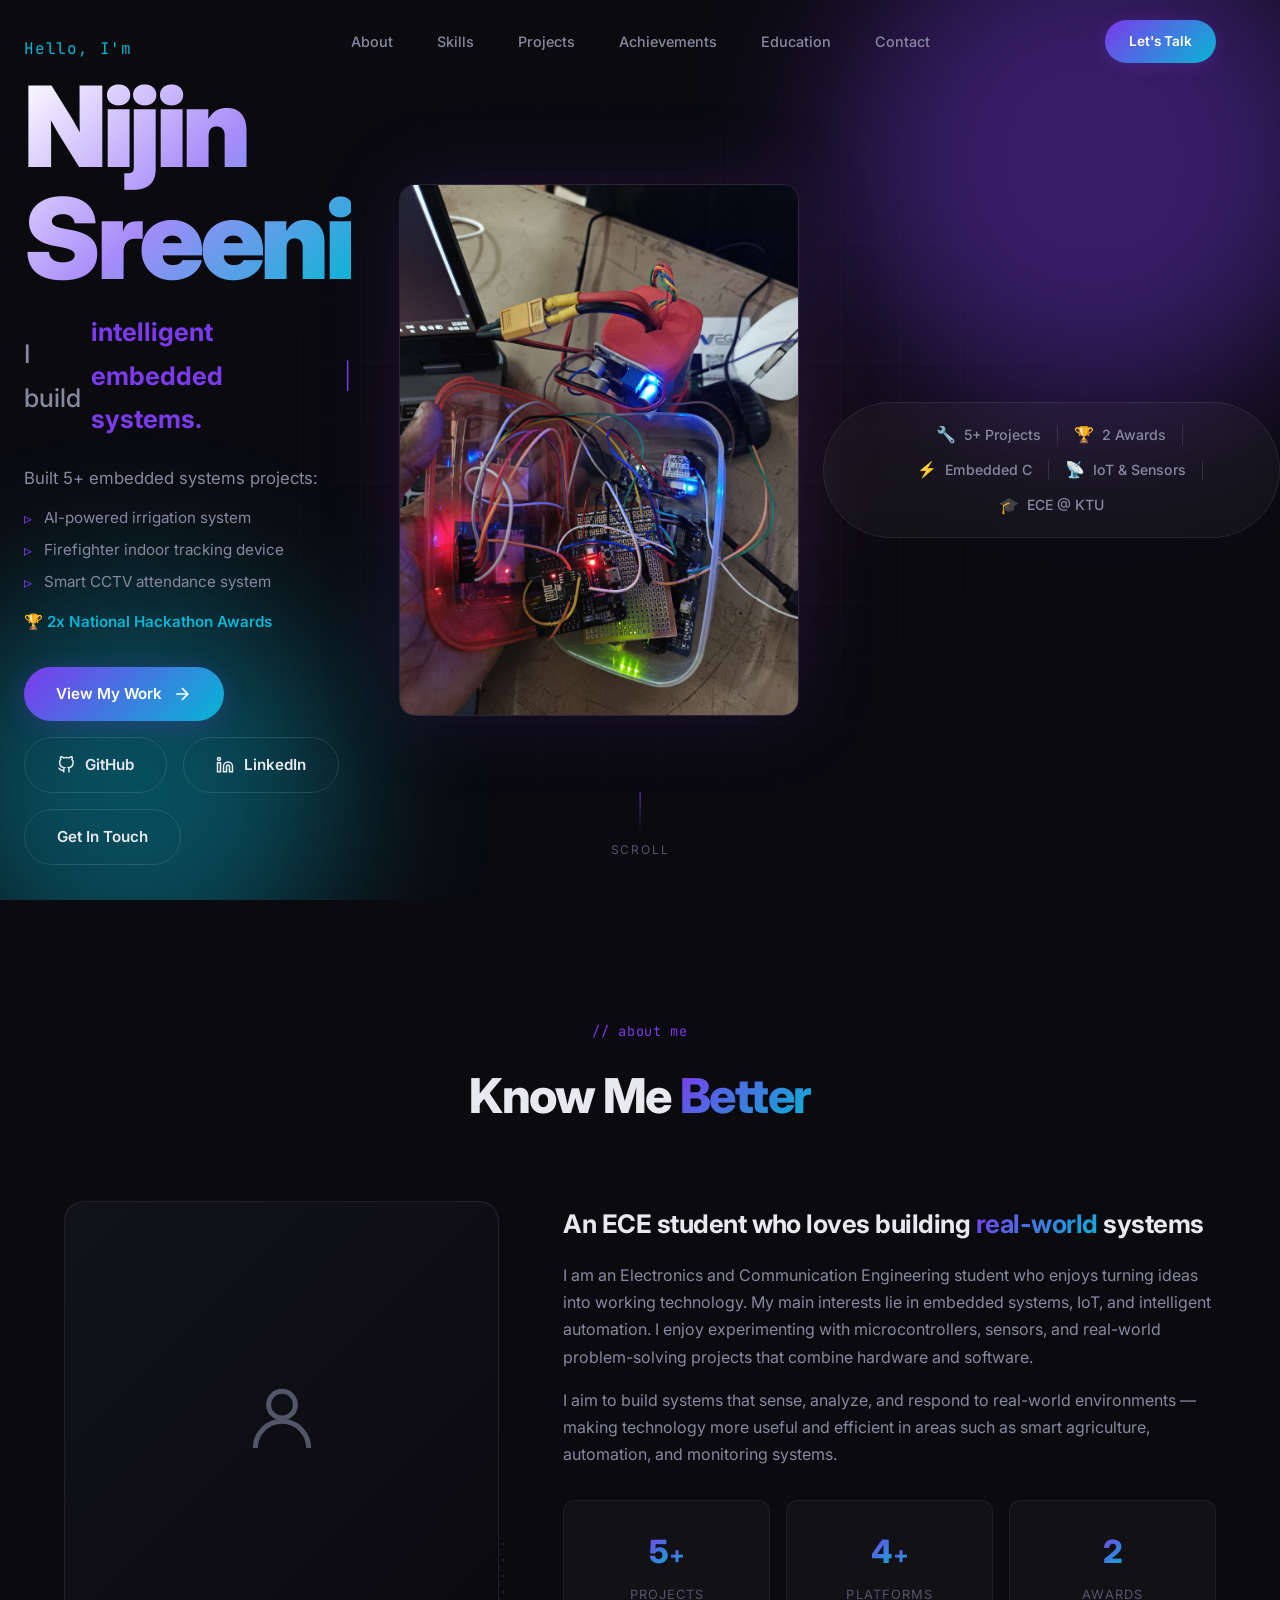
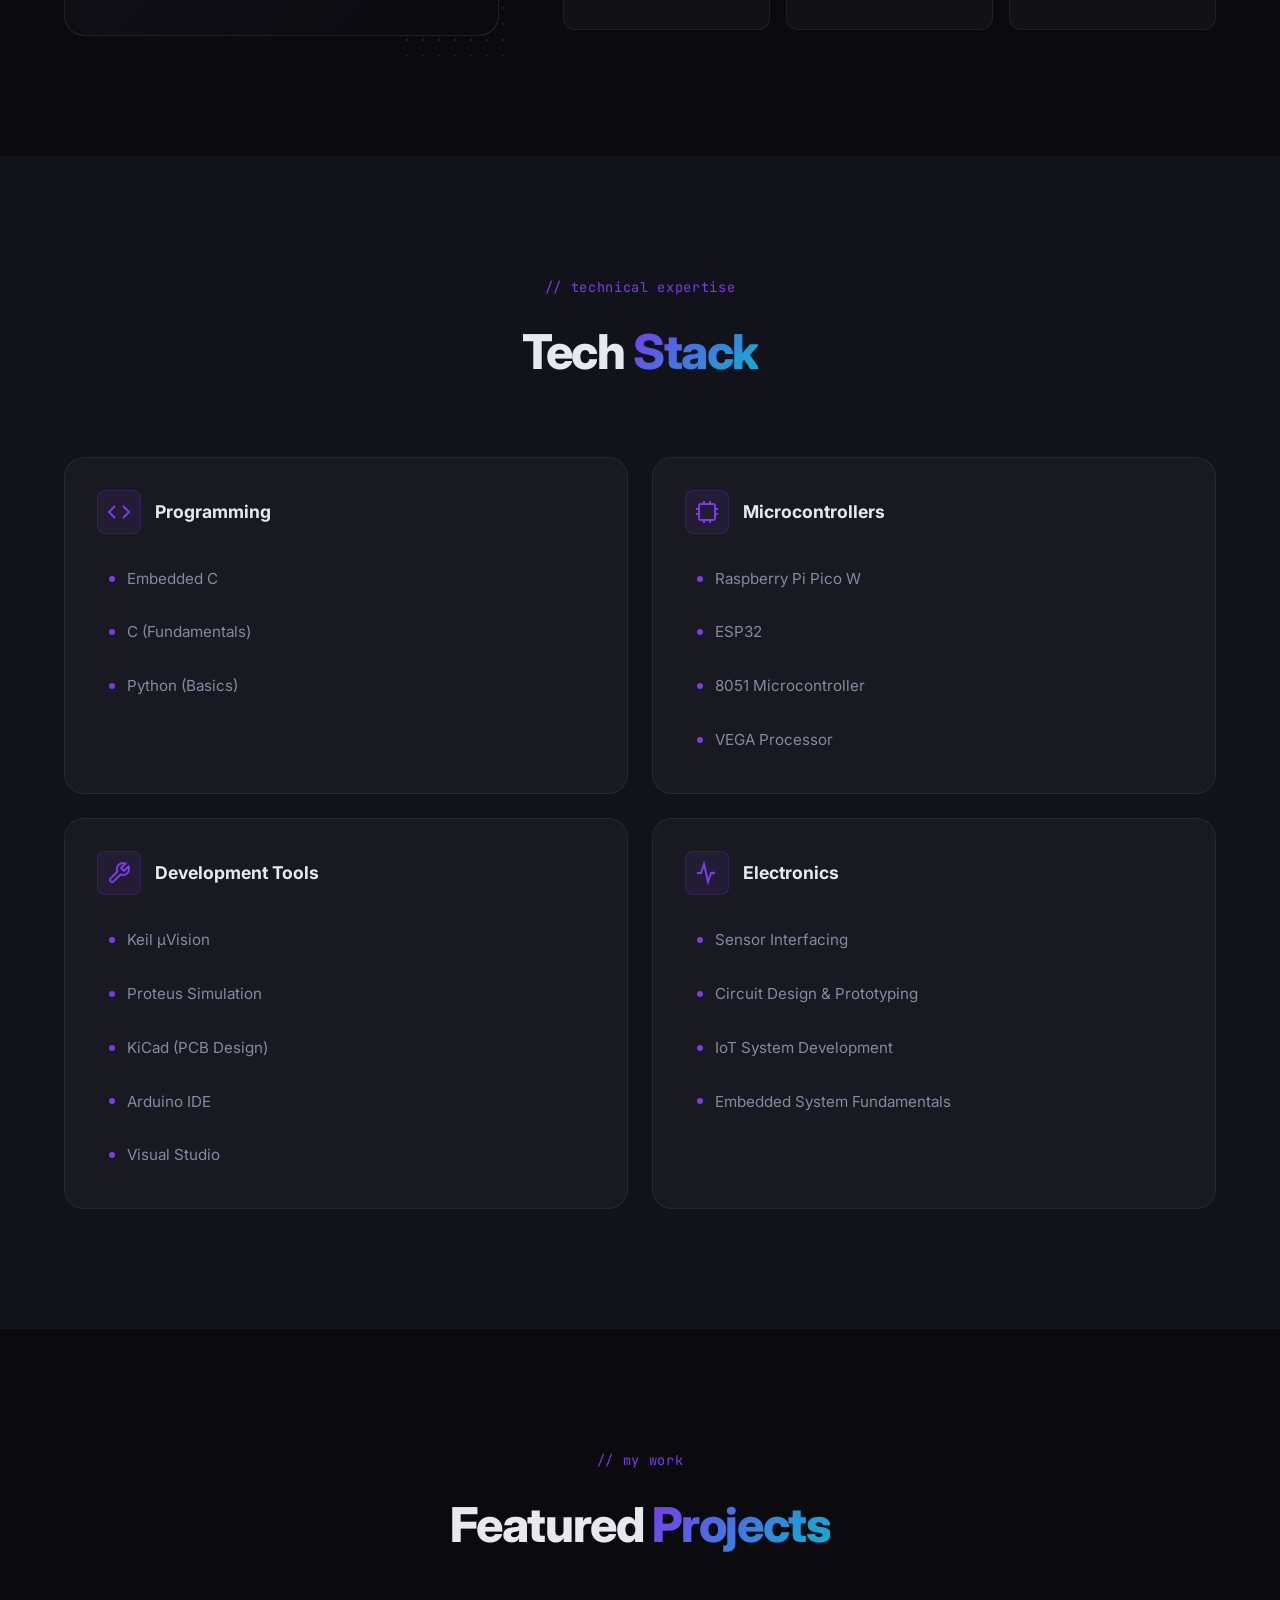
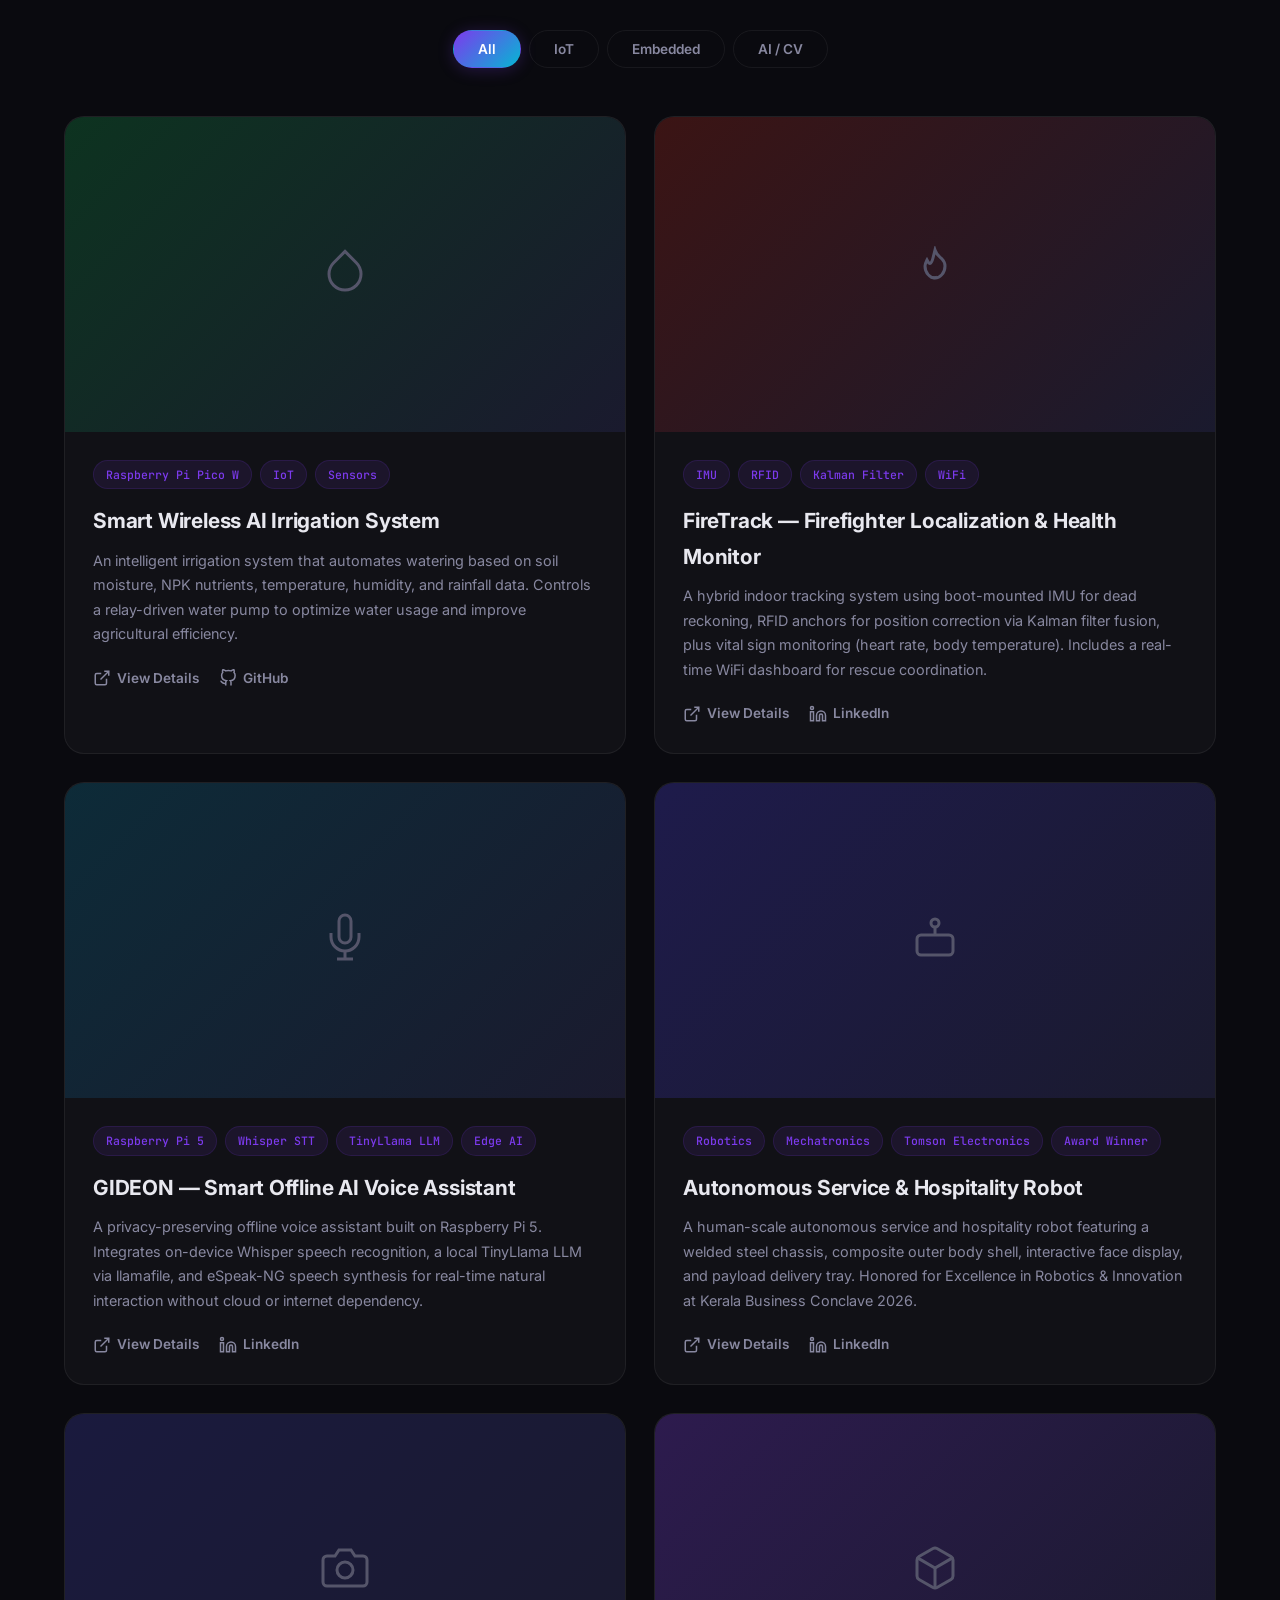
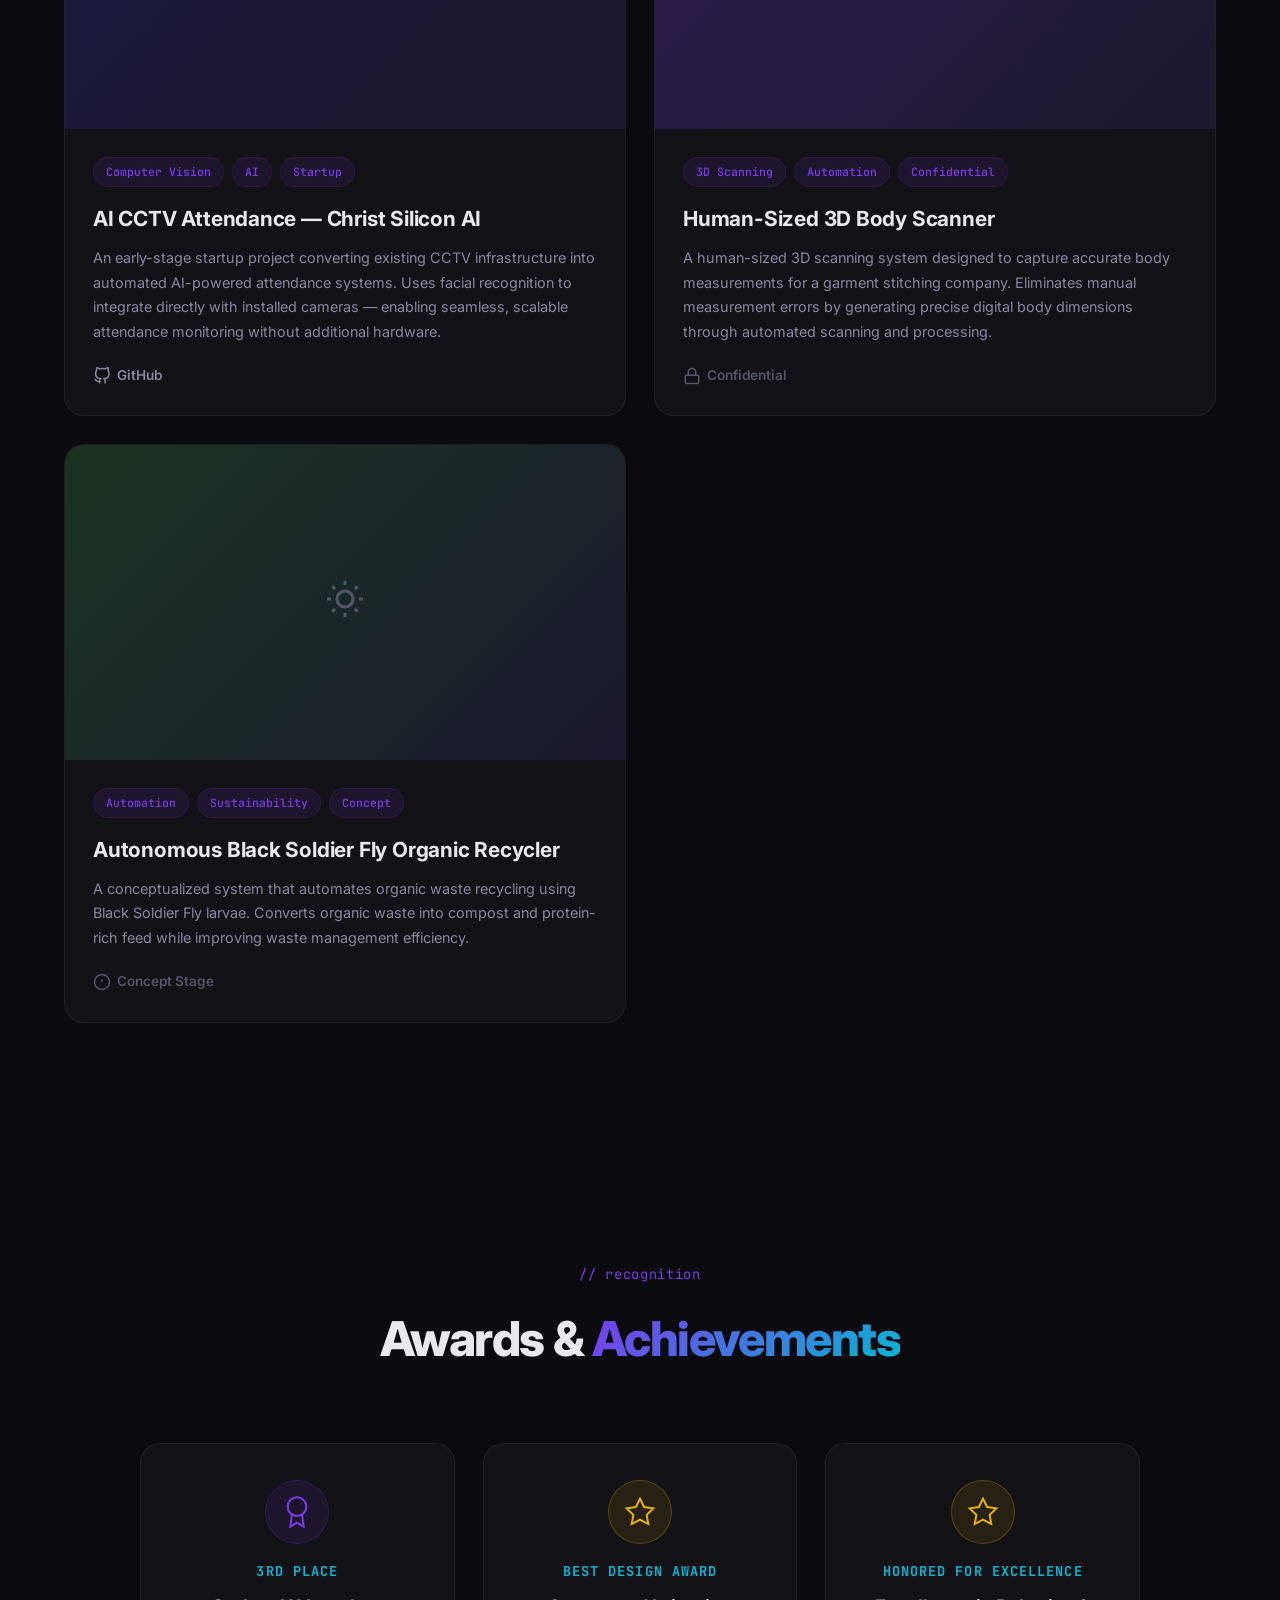
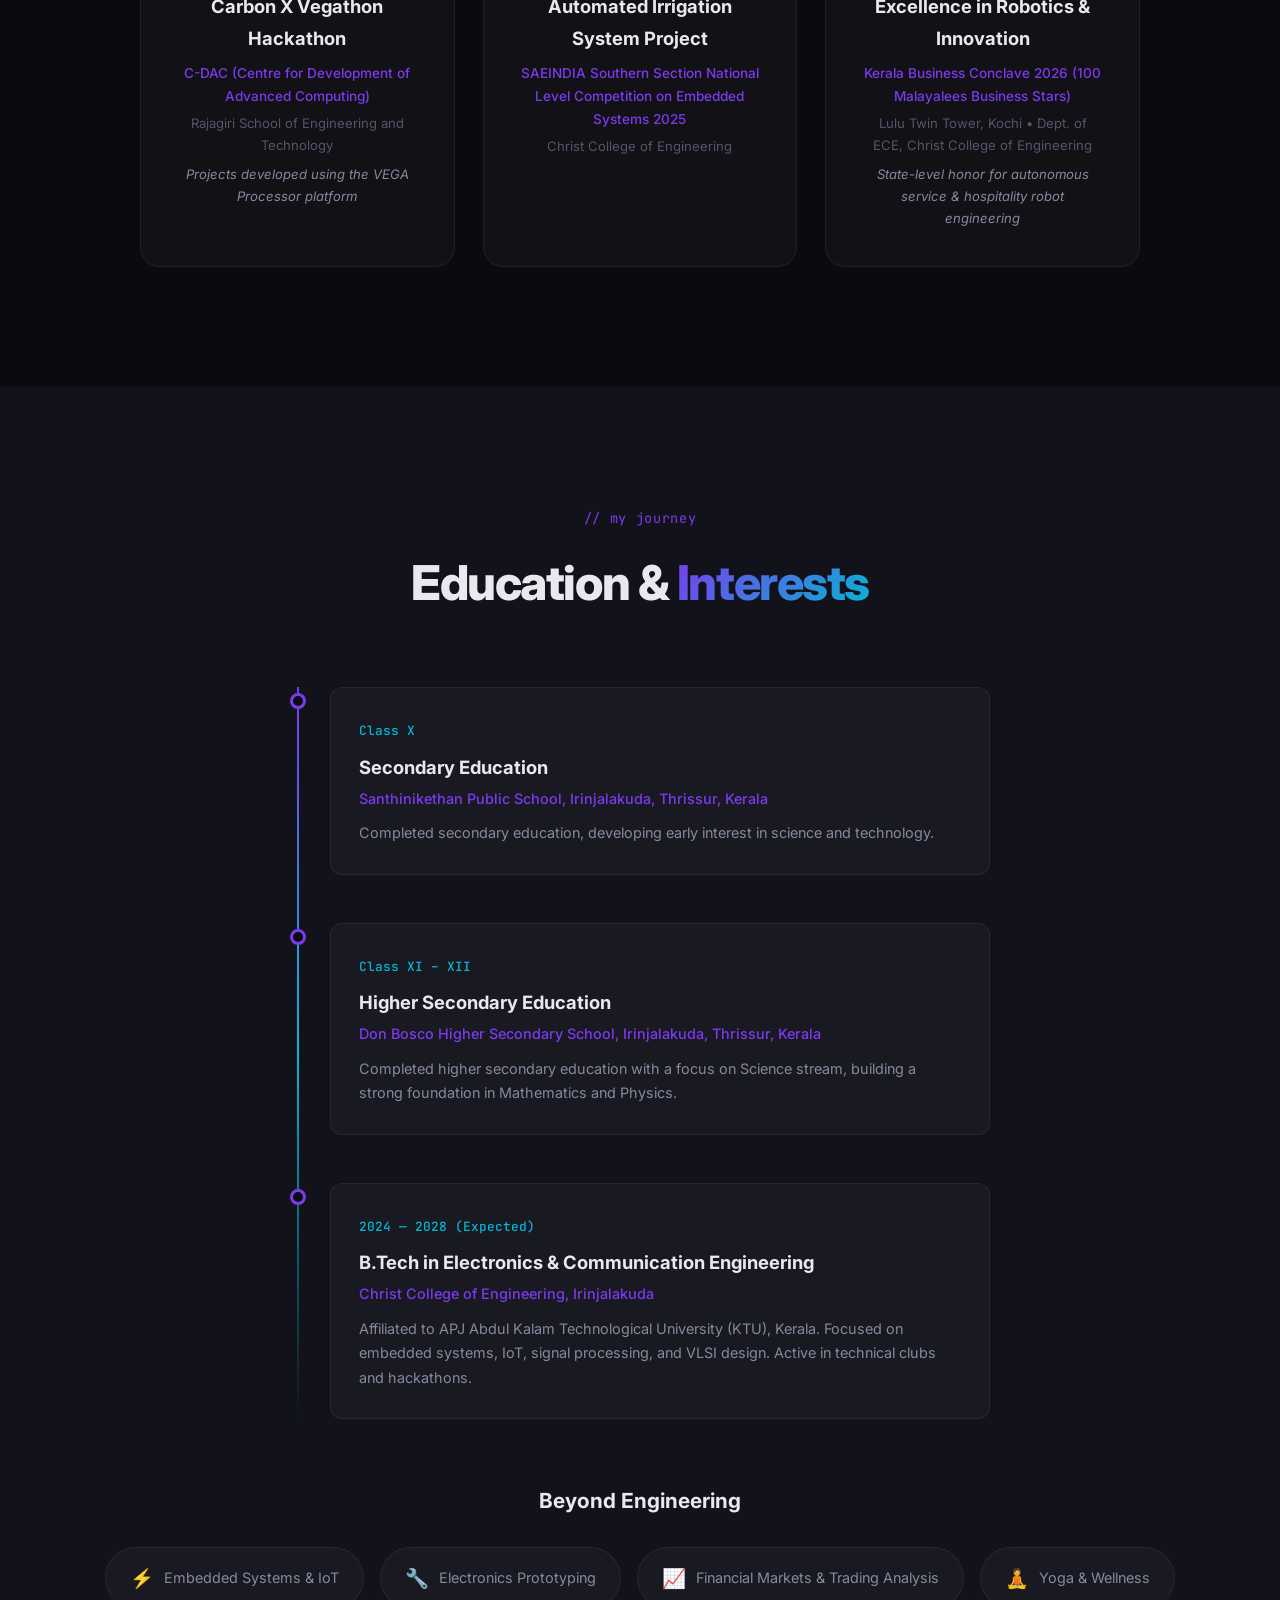
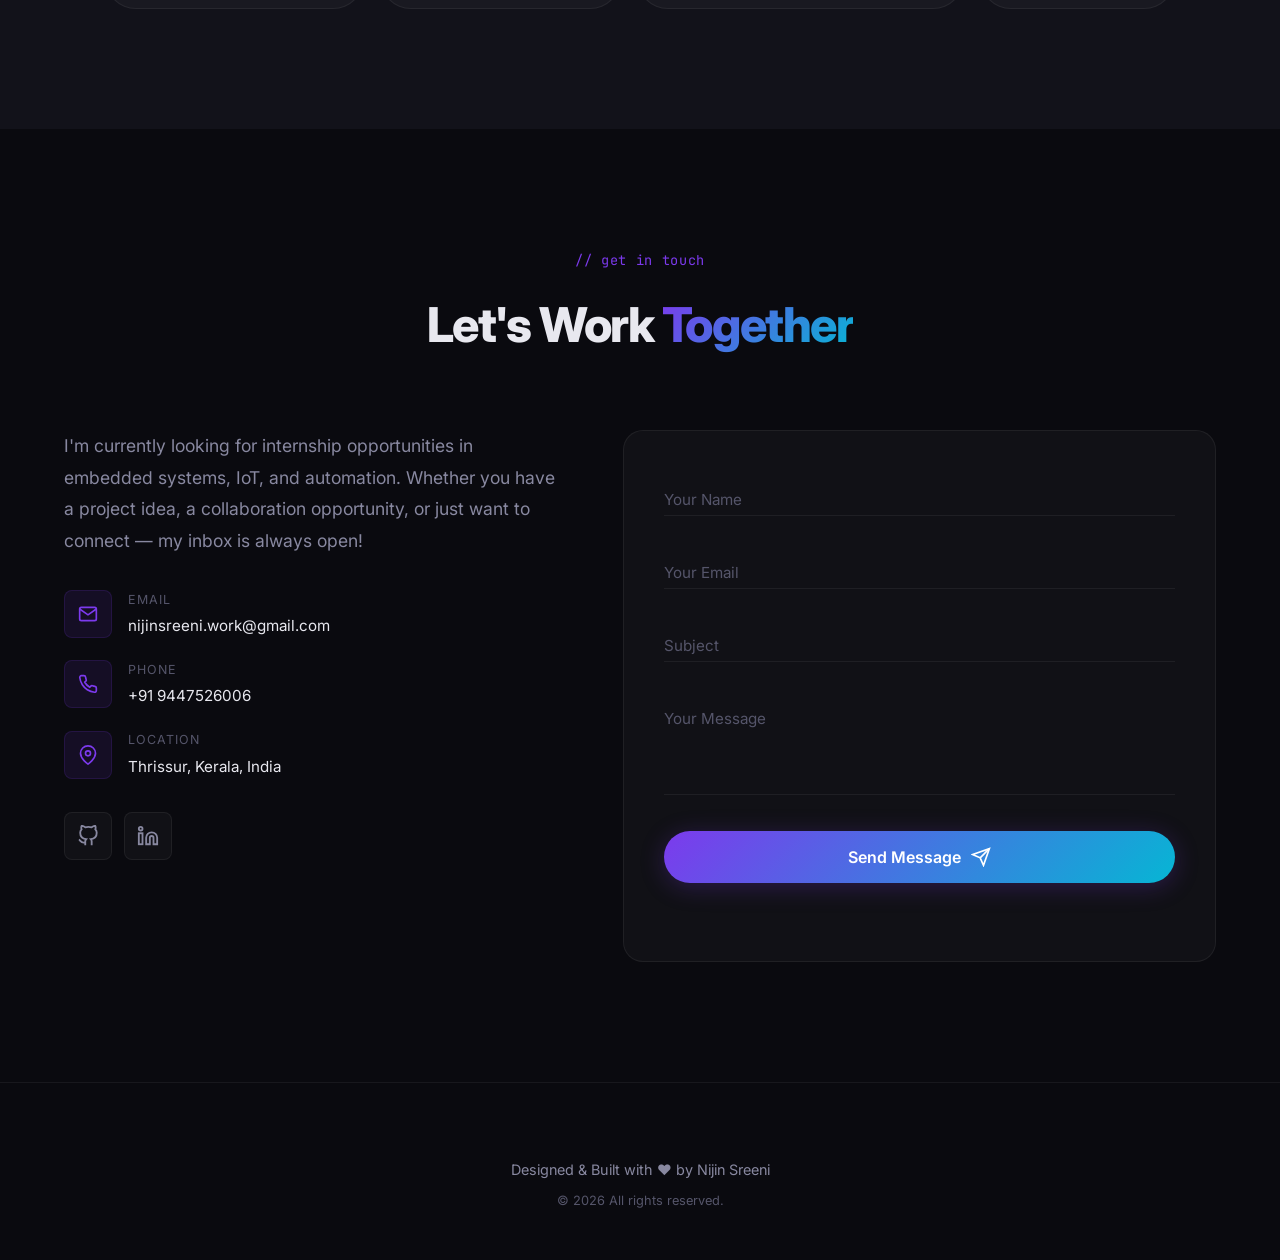
<file: index.html>
<!DOCTYPE html>
<html lang="en">

<head>
    <meta charset="UTF-8">
    <meta name="viewport" content="width=device-width, initial-scale=1.0">
    <title>Nijin Sreeni — Portfolio</title>
    <meta name="description"
        content="Portfolio of Nijin Sreeni — Electronics & Communication Engineering student specializing in Embedded Systems, IoT, and Intelligent Automation.">
    <link rel="preconnect" href="https://fonts.googleapis.com">
    <link rel="preconnect" href="https://fonts.gstatic.com" crossorigin>
    <link
        href="https://fonts.googleapis.com/css2?family=Inter:wght@300;400;500;600;700;800;900&family=JetBrains+Mono:wght@400;500;700&display=swap"
        rel="stylesheet">
    <link rel="stylesheet" href="style.css">
</head>

<body>

    <!-- ===================== NAVBAR ===================== -->
    <nav class="navbar" id="navbar">
        <div class="nav-container">

            <ul class="nav-links" id="navLinks">
                <li><a href="#about" class="nav-link">About</a></li>
                <li><a href="#skills" class="nav-link">Skills</a></li>
                <li><a href="#projects" class="nav-link">Projects</a></li>
                <li><a href="#achievements" class="nav-link">Achievements</a></li>
                <li><a href="#experience" class="nav-link">Education</a></li>
                <li><a href="#contact" class="nav-link">Contact</a></li>
            </ul>
            <div class="nav-cta-wrapper">
                <a href="#contact" class="nav-cta">Let's Talk</a>
                <button class="nav-toggle" id="navToggle" aria-label="Toggle navigation">
                    <span></span><span></span><span></span>
                </button>
            </div>
        </div>
    </nav>

    <!-- ===================== HERO ===================== -->
    <section class="hero" id="hero">
        <div class="hero-bg">
            <div class="gradient-orb orb-1"></div>
            <div class="gradient-orb orb-2"></div>
            <div class="gradient-orb orb-3"></div>
            <div class="grid-overlay"></div>
        </div>
        <div class="hero-content hero-split">
            <div class="hero-text">
                <p class="hero-greeting reveal">Hello, I'm</p>
                <h1 class="hero-name reveal">Nijin Sreeni</h1>
                <div class="hero-title-wrapper reveal">
                    <span class="hero-title-prefix">I build</span>
                    <span class="hero-typed" id="heroTyped"></span>
                    <span class="typed-cursor">|</span>
                </div>
                <div class="hero-proof reveal">
                    <p class="proof-intro">Built 5+ embedded systems projects:</p>
                    <ul class="proof-list">
                        <li>AI-powered irrigation system</li>
                        <li>Firefighter indoor tracking device</li>
                        <li>Smart CCTV attendance system</li>
                    </ul>
                    <p class="proof-award">🏆 2x National Hackathon Awards</p>
                </div>
                <div class="hero-actions reveal">
                    <a href="#projects" class="btn btn-primary">
                        <span>View My Work</span>
                        <svg width="20" height="20" viewBox="0 0 24 24" fill="none" stroke="currentColor"
                            stroke-width="2">
                            <path d="M5 12h14M12 5l7 7-7 7" />
                        </svg>
                    </a>
                    <a href="https://github.com/nijinai" class="btn btn-outline" target="_blank">
                        <svg width="18" height="18" viewBox="0 0 24 24" fill="none" stroke="currentColor"
                            stroke-width="2">
                            <path
                                d="M9 19c-5 1.5-5-2.5-7-3m14 6v-3.87a3.37 3.37 0 0 0-.94-2.61c3.14-.35 6.44-1.54 6.44-7A5.44 5.44 0 0 0 20 4.77 5.07 5.07 0 0 0 19.91 1S18.73.65 16 2.48a13.38 13.38 0 0 0-7 0C6.27.65 5.09 1 5.09 1A5.07 5.07 0 0 0 5 4.77a5.44 5.44 0 0 0-1.5 3.78c0 5.42 3.3 6.61 6.44 7A3.37 3.37 0 0 0 9 18.13V22" />
                        </svg>
                        <span>GitHub</span>
                    </a>
                    <a href="https://www.linkedin.com/in/nijinsreeni/" class="btn btn-outline" target="_blank">
                        <svg width="18" height="18" viewBox="0 0 24 24" fill="none" stroke="currentColor"
                            stroke-width="2">
                            <path d="M16 8a6 6 0 0 1 6 6v7h-4v-7a2 2 0 0 0-2-2 2 2 0 0 0-2 2v7h-4v-7a6 6 0 0 1 6-6z" />
                            <rect x="2" y="9" width="4" height="12" />
                            <circle cx="4" cy="4" r="2" />
                        </svg>
                        <span>LinkedIn</span>
                    </a>
                    <a href="#contact" class="btn btn-outline">Get In Touch</a>
                </div>
            </div>
            <div class="hero-visual reveal">
                <img src="hero-hardware.jpg" alt="Vega processor board with sensors — FireTrack project" width="480"
                    height="480">
            </div>
        </div>
        <div class="hero-highlights reveal">
            <div class="highlight-chip">
                <span class="highlight-icon">🔧</span>
                <span>5+ Projects</span>
            </div>
            <div class="highlight-divider"></div>
            <div class="highlight-chip">
                <span class="highlight-icon">🏆</span>
                <span>2 Awards</span>
            </div>
            <div class="highlight-divider"></div>
            <div class="highlight-chip">
                <span class="highlight-icon">⚡</span>
                <span>Embedded C</span>
            </div>
            <div class="highlight-divider"></div>
            <div class="highlight-chip">
                <span class="highlight-icon">📡</span>
                <span>IoT &amp; Sensors</span>
            </div>
            <div class="highlight-divider"></div>
            <div class="highlight-chip">
                <span class="highlight-icon">🎓</span>
                <span>ECE @ KTU</span>
            </div>
        </div>
        <div class="hero-scroll-indicator">
            <div class="scroll-line"></div>
            <span>Scroll</span>
        </div>
        </div>
    </section>

    <!-- ===================== ABOUT ===================== -->
    <section class="about section" id="about">
        <div class="container">
            <div class="section-header reveal">
                <span class="section-tag">// about me</span>
                <h2 class="section-title">Know Me <span class="accent">Better</span></h2>
            </div>
            <div class="about-grid">
                <div class="about-image-wrapper reveal">
                    <div class="about-image">
                        <div class="about-image-placeholder">
                            <svg width="80" height="80" viewBox="0 0 24 24" fill="none" stroke="currentColor"
                                stroke-width="1.5">
                                <circle cx="12" cy="8" r="4" />
                                <path d="M20 21a8 8 0 1 0-16 0" />
                            </svg>
                        </div>
                        <div class="about-image-border"></div>
                    </div>
                    <div class="about-image-dots"></div>
                </div>
                <div class="about-info reveal">
                    <h3 class="about-headline">
                        An ECE student who loves building <span class="accent">real-world</span> systems
                    </h3>
                    <p class="about-text">
                        I am an Electronics and Communication Engineering student who enjoys turning ideas into
                        working technology. My main interests lie in embedded systems, IoT, and intelligent automation.
                        I enjoy experimenting with microcontrollers, sensors, and real-world problem-solving projects
                        that combine hardware and software.
                    </p>
                    <p class="about-text">
                        I aim to build systems that sense, analyze, and respond to real-world environments —
                        making technology more useful and efficient in areas such as smart agriculture,
                        automation, and monitoring systems.
                    </p>
                    <div class="about-stats">
                        <div class="stat-card">
                            <span class="stat-number" data-count="5">0</span><span class="stat-plus">+</span>
                            <span class="stat-label">Projects</span>
                        </div>
                        <div class="stat-card">
                            <span class="stat-number" data-count="4">0</span><span class="stat-plus">+</span>
                            <span class="stat-label">Platforms</span>
                        </div>
                        <div class="stat-card">
                            <span class="stat-number" data-count="2">0</span>
                            <span class="stat-label">Awards</span>
                        </div>
                    </div>
                </div>
            </div>
        </div>
    </section>

    <!-- ===================== SKILLS ===================== -->
    <section class="skills section" id="skills">
        <div class="container">
            <div class="section-header reveal">
                <span class="section-tag">// technical expertise</span>
                <h2 class="section-title">Tech <span class="accent">Stack</span></h2>
            </div>
            <div class="skills-grid">
                <!-- Programming Languages -->
                <div class="skill-category reveal">
                    <div class="skill-category-header">
                        <div class="skill-icon">
                            <svg width="24" height="24" viewBox="0 0 24 24" fill="none" stroke="currentColor"
                                stroke-width="2">
                                <polyline points="16 18 22 12 16 6" />
                                <polyline points="8 6 2 12 8 18" />
                            </svg>
                        </div>
                        <h3>Programming</h3>
                    </div>
                    <div class="skill-items">
                        <div class="skill-item"><span class="skill-dot"></span>Embedded C</div>
                        <div class="skill-item"><span class="skill-dot"></span>C (Fundamentals)</div>
                        <div class="skill-item"><span class="skill-dot"></span>Python (Basics)</div>
                    </div>
                </div>
                <!-- Microcontroller Platforms -->
                <div class="skill-category reveal">
                    <div class="skill-category-header">
                        <div class="skill-icon">
                            <svg width="24" height="24" viewBox="0 0 24 24" fill="none" stroke="currentColor"
                                stroke-width="2">
                                <rect x="4" y="4" width="16" height="16" rx="2" />
                                <line x1="9" y1="1" x2="9" y2="4" />
                                <line x1="15" y1="1" x2="15" y2="4" />
                                <line x1="9" y1="20" x2="9" y2="23" />
                                <line x1="15" y1="20" x2="15" y2="23" />
                                <line x1="20" y1="9" x2="23" y2="9" />
                                <line x1="20" y1="14" x2="23" y2="14" />
                                <line x1="1" y1="9" x2="4" y2="9" />
                                <line x1="1" y1="14" x2="4" y2="14" />
                            </svg>
                        </div>
                        <h3>Microcontrollers</h3>
                    </div>
                    <div class="skill-items">
                        <div class="skill-item"><span class="skill-dot"></span>Raspberry Pi Pico W</div>
                        <div class="skill-item"><span class="skill-dot"></span>ESP32</div>
                        <div class="skill-item"><span class="skill-dot"></span>8051 Microcontroller</div>
                        <div class="skill-item"><span class="skill-dot"></span>VEGA Processor</div>
                    </div>
                </div>
                <!-- Development Tools -->
                <div class="skill-category reveal">
                    <div class="skill-category-header">
                        <div class="skill-icon">
                            <svg width="24" height="24" viewBox="0 0 24 24" fill="none" stroke="currentColor"
                                stroke-width="2">
                                <path
                                    d="M14.7 6.3a1 1 0 0 0 0 1.4l1.6 1.6a1 1 0 0 0 1.4 0l3.77-3.77a6 6 0 0 1-7.94 7.94l-6.91 6.91a2.12 2.12 0 0 1-3-3l6.91-6.91a6 6 0 0 1 7.94-7.94l-3.76 3.76z" />
                            </svg>
                        </div>
                        <h3>Development Tools</h3>
                    </div>
                    <div class="skill-items">
                        <div class="skill-item"><span class="skill-dot"></span>Keil µVision</div>
                        <div class="skill-item"><span class="skill-dot"></span>Proteus Simulation</div>
                        <div class="skill-item"><span class="skill-dot"></span>KiCad (PCB Design)</div>
                        <div class="skill-item"><span class="skill-dot"></span>Arduino IDE</div>
                        <div class="skill-item"><span class="skill-dot"></span>Visual Studio</div>
                    </div>
                </div>
                <!-- Electronics Skills -->
                <div class="skill-category reveal">
                    <div class="skill-category-header">
                        <div class="skill-icon">
                            <svg width="24" height="24" viewBox="0 0 24 24" fill="none" stroke="currentColor"
                                stroke-width="2">
                                <path d="M2 12h4l3-9 4 18 3-9h4" />
                                <circle cx="18" cy="12" r="0.5" />
                            </svg>
                        </div>
                        <h3>Electronics</h3>
                    </div>
                    <div class="skill-items">
                        <div class="skill-item"><span class="skill-dot"></span>Sensor Interfacing</div>
                        <div class="skill-item"><span class="skill-dot"></span>Circuit Design & Prototyping</div>
                        <div class="skill-item"><span class="skill-dot"></span>IoT System Development</div>
                        <div class="skill-item"><span class="skill-dot"></span>Embedded System Fundamentals</div>
                    </div>
                </div>
            </div>
        </div>
    </section>

    <!-- ===================== PROJECTS ===================== -->
    <section class="projects section" id="projects">
        <div class="container">
            <div class="section-header reveal">
                <span class="section-tag">// my work</span>
                <h2 class="section-title">Featured <span class="accent">Projects</span></h2>
            </div>
            <div class="project-filters reveal">
                <button class="filter-btn active" data-filter="all">All</button>
                <button class="filter-btn" data-filter="iot">IoT</button>
                <button class="filter-btn" data-filter="embedded">Embedded</button>
                <button class="filter-btn" data-filter="ai">AI / CV</button>
            </div>
            <div class="projects-grid">

                <!-- Project 1: Smart Irrigation -->
                <div class="project-card reveal" data-category="iot">
                    <a href="project-irrigation.html" class="project-image project-img-irrigation">
                        <div class="project-image-placeholder">
                            <svg width="48" height="48" viewBox="0 0 24 24" fill="none" stroke="currentColor"
                                stroke-width="1.5">
                                <path d="M12 2.69l5.66 5.66a8 8 0 1 1-11.31 0z" />
                            </svg>
                        </div>
                    </a>
                    <div class="project-info">
                        <div class="project-tags">
                            <span class="project-tag">Raspberry Pi Pico W</span>
                            <span class="project-tag">IoT</span>
                            <span class="project-tag">Sensors</span>
                        </div>
                        <h3 class="project-title">Smart Wireless AI Irrigation System</h3>
                        <p class="project-desc">An intelligent irrigation system that automates watering based on soil
                            moisture, NPK nutrients, temperature, humidity, and rainfall data. Controls a relay-driven
                            water pump to optimize water usage and improve agricultural efficiency.</p>
                        <div class="project-links">
                            <a href="project-irrigation.html" class="project-link" aria-label="View Details">
                                <svg width="18" height="18" viewBox="0 0 24 24" fill="none" stroke="currentColor"
                                    stroke-width="2">
                                    <path d="M18 13v6a2 2 0 0 1-2 2H5a2 2 0 0 1-2-2V8a2 2 0 0 1 2-2h6" />
                                    <polyline points="15 3 21 3 21 9" />
                                    <line x1="10" y1="14" x2="21" y2="3" />
                                </svg>
                                <span>View Details</span>
                            </a>
                            <a href="https://github.com/nijinai" class="project-link" target="_blank"
                                aria-label="Source Code">
                                <svg width="18" height="18" viewBox="0 0 24 24" fill="none" stroke="currentColor"
                                    stroke-width="2">
                                    <path
                                        d="M9 19c-5 1.5-5-2.5-7-3m14 6v-3.87a3.37 3.37 0 0 0-.94-2.61c3.14-.35 6.44-1.54 6.44-7A5.44 5.44 0 0 0 20 4.77 5.07 5.07 0 0 0 19.91 1S18.73.65 16 2.48a13.38 13.38 0 0 0-7 0C6.27.65 5.09 1 5.09 1A5.07 5.07 0 0 0 5 4.77a5.44 5.44 0 0 0-1.5 3.78c0 5.42 3.3 6.61 6.44 7A3.37 3.37 0 0 0 9 18.13V22" />
                                </svg>
                                <span>GitHub</span>
                            </a>
                        </div>
                    </div>
                </div>

                <!-- Project 2: FireTrack -->
                <div class="project-card reveal" data-category="embedded">
                    <a href="project-firetrack.html" class="project-image project-img-firetrack">
                        <div class="project-image-placeholder">
                            <svg width="48" height="48" viewBox="0 0 24 24" fill="none" stroke="currentColor"
                                stroke-width="1.5">
                                <path
                                    d="M12 2c1 3 2.5 3.5 3.5 4.5A5 5 0 0 1 17 10c0 3.5-2.5 6-5 6s-5-2.5-5-6c0-1 .5-2 1-3 1 2 2 3 3-1z" />
                                <path d="M10 15.5c1 .5 2 .5 3 0" />
                            </svg>
                        </div>
                    </a>
                    <div class="project-info">
                        <div class="project-tags">
                            <span class="project-tag">IMU</span>
                            <span class="project-tag">RFID</span>
                            <span class="project-tag">Kalman Filter</span>
                            <span class="project-tag">WiFi</span>
                        </div>
                        <h3 class="project-title">FireTrack — Firefighter Localization & Health Monitor</h3>
                        <p class="project-desc">A hybrid indoor tracking system using boot-mounted IMU for dead
                            reckoning, RFID anchors for position correction via Kalman filter fusion, plus vital sign
                            monitoring (heart rate, body temperature). Includes a real-time WiFi dashboard for rescue
                            coordination.</p>
                        <div class="project-links">
                            <a href="project-firetrack.html" class="project-link" aria-label="View Details">
                                <svg width="18" height="18" viewBox="0 0 24 24" fill="none" stroke="currentColor"
                                    stroke-width="2">
                                    <path d="M18 13v6a2 2 0 0 1-2 2H5a2 2 0 0 1-2-2V8a2 2 0 0 1 2-2h6" />
                                    <polyline points="15 3 21 3 21 9" />
                                    <line x1="10" y1="14" x2="21" y2="3" />
                                </svg>
                                <span>View Details</span>
                            </a>
                            <a href="https://lnkd.in/p/gKppgZjH" class="project-link" target="_blank"
                                aria-label="LinkedIn Post">
                                <svg width="18" height="18" viewBox="0 0 24 24" fill="none" stroke="currentColor"
                                    stroke-width="2">
                                    <path d="M16 8a6 6 0 0 1 6 6v7h-4v-7a2 2 0 0 0-2-2 2 2 0 0 0-2 2v7h-4v-7a6 6 0 0 1 6-6z" />
                                    <rect x="2" y="9" width="4" height="12" />
                                    <circle cx="4" cy="4" r="2" />
                                </svg>
                                <span>LinkedIn</span>
                            </a>
                        </div>
                    </div>
                </div>

                <!-- Project 3: GIDEON Voice Assistant -->
                <div class="project-card reveal" data-category="ai">
                    <a href="project-gideon.html" class="project-image project-img-gideon">
                        <div class="project-image-placeholder">
                            <svg width="48" height="48" viewBox="0 0 24 24" fill="none" stroke="currentColor"
                                stroke-width="1.5">
                                <path d="M12 1a3 3 0 0 0-3 3v8a3 3 0 0 0 6 0V4a3 3 0 0 0-3-3z" />
                                <path d="M19 10v2a7 7 0 0 1-14 0v-2" />
                                <line x1="12" y1="19" x2="12" y2="23" />
                                <line x1="8" y1="23" x2="16" y2="23" />
                            </svg>
                        </div>
                    </a>
                    <div class="project-info">
                        <div class="project-tags">
                            <span class="project-tag">Raspberry Pi 5</span>
                            <span class="project-tag">Whisper STT</span>
                            <span class="project-tag">TinyLlama LLM</span>
                            <span class="project-tag">Edge AI</span>
                        </div>
                        <h3 class="project-title">GIDEON — Smart Offline AI Voice Assistant</h3>
                        <p class="project-desc">A privacy-preserving offline voice assistant built on Raspberry Pi 5.
                            Integrates on-device Whisper speech recognition, a local TinyLlama LLM via llamafile, and
                            eSpeak-NG speech synthesis for real-time natural interaction without cloud or internet dependency.</p>
                        <div class="project-links">
                            <a href="project-gideon.html" class="project-link" aria-label="View Details">
                                <svg width="18" height="18" viewBox="0 0 24 24" fill="none" stroke="currentColor"
                                    stroke-width="2">
                                    <path d="M18 13v6a2 2 0 0 1-2 2H5a2 2 0 0 1-2-2V8a2 2 0 0 1 2-2h6" />
                                    <polyline points="15 3 21 3 21 9" />
                                    <line x1="10" y1="14" x2="21" y2="3" />
                                </svg>
                                <span>View Details</span>
                            </a>
                            <a href="https://lnkd.in/p/g7BgYM8h" class="project-link" target="_blank"
                                aria-label="LinkedIn Post">
                                <svg width="18" height="18" viewBox="0 0 24 24" fill="none" stroke="currentColor"
                                    stroke-width="2">
                                    <path d="M16 8a6 6 0 0 1 6 6v7h-4v-7a2 2 0 0 0-2-2 2 2 0 0 0-2 2v7h-4v-7a6 6 0 0 1 6-6z" />
                                    <rect x="2" y="9" width="4" height="12" />
                                    <circle cx="4" cy="4" r="2" />
                                </svg>
                                <span>LinkedIn</span>
                            </a>
                        </div>
                    </div>
                </div>

                <!-- Project 4: Autonomous Service Robot -->
                <div class="project-card reveal" data-category="embedded">
                    <a href="project-robotics.html" class="project-image project-img-robotics">
                        <div class="project-image-placeholder">
                            <svg width="48" height="48" viewBox="0 0 24 24" fill="none" stroke="currentColor"
                                stroke-width="1.5">
                                <rect x="3" y="11" width="18" height="10" rx="2" />
                                <circle cx="12" cy="5" r="2" />
                                <path d="M12 7v4" />
                                <line x1="8" y1="16" x2="8" y2="16" />
                                <line x1="16" y1="16" x2="16" y2="16" />
                            </svg>
                        </div>
                    </a>
                    <div class="project-info">
                        <div class="project-tags">
                            <span class="project-tag">Robotics</span>
                            <span class="project-tag">Mechatronics</span>
                            <span class="project-tag">Tomson Electronics</span>
                            <span class="project-tag">Award Winner</span>
                        </div>
                        <h3 class="project-title">Autonomous Service &amp; Hospitality Robot</h3>
                        <p class="project-desc">A human-scale autonomous service and hospitality robot featuring a welded steel
                            chassis, composite outer body shell, interactive face display, and payload delivery tray. Honored for
                            Excellence in Robotics &amp; Innovation at Kerala Business Conclave 2026.</p>
                        <div class="project-links">
                            <a href="project-robotics.html" class="project-link" aria-label="View Details">
                                <svg width="18" height="18" viewBox="0 0 24 24" fill="none" stroke="currentColor"
                                    stroke-width="2">
                                    <path d="M18 13v6a2 2 0 0 1-2 2H5a2 2 0 0 1-2-2V8a2 2 0 0 1 2-2h6" />
                                    <polyline points="15 3 21 3 21 9" />
                                    <line x1="10" y1="14" x2="21" y2="3" />
                                </svg>
                                <span>View Details</span>
                            </a>
                            <a href="https://lnkd.in/p/g5Xw2SyJ" class="project-link" target="_blank"
                                aria-label="LinkedIn Post">
                                <svg width="18" height="18" viewBox="0 0 24 24" fill="none" stroke="currentColor"
                                    stroke-width="2">
                                    <path d="M16 8a6 6 0 0 1 6 6v7h-4v-7a2 2 0 0 0-2-2 2 2 0 0 0-2 2v7h-4v-7a6 6 0 0 1 6-6z" />
                                    <rect x="2" y="9" width="4" height="12" />
                                    <circle cx="4" cy="4" r="2" />
                                </svg>
                                <span>LinkedIn</span>
                            </a>
                        </div>
                    </div>
                </div>

                <!-- Project 5: AI CCTV Attendance -->
                <div class="project-card reveal" data-category="ai">
                    <div class="project-image project-img-cctv">
                        <div class="project-image-placeholder">
                            <svg width="48" height="48" viewBox="0 0 24 24" fill="none" stroke="currentColor"
                                stroke-width="1.5">
                                <path
                                    d="M23 19a2 2 0 0 1-2 2H3a2 2 0 0 1-2-2V8a2 2 0 0 1 2-2h4l2-3h6l2 3h4a2 2 0 0 1 2 2z" />
                                <circle cx="12" cy="13" r="4" />
                            </svg>
                        </div>
                    </div>
                    <div class="project-info">
                        <div class="project-tags">
                            <span class="project-tag">Computer Vision</span>
                            <span class="project-tag">AI</span>
                            <span class="project-tag">Startup</span>
                        </div>
                        <h3 class="project-title">AI CCTV Attendance — Christ Silicon AI</h3>
                        <p class="project-desc">An early-stage startup project converting existing CCTV infrastructure
                            into automated AI-powered attendance systems. Uses facial recognition to integrate directly
                            with installed cameras — enabling seamless, scalable attendance monitoring without
                            additional hardware.</p>
                        <div class="project-links">
                            <a href="https://github.com/nijinai" class="project-link" target="_blank"
                                aria-label="Source Code">
                                <svg width="18" height="18" viewBox="0 0 24 24" fill="none" stroke="currentColor"
                                    stroke-width="2">
                                    <path
                                        d="M9 19c-5 1.5-5-2.5-7-3m14 6v-3.87a3.37 3.37 0 0 0-.94-2.61c3.14-.35 6.44-1.54 6.44-7A5.44 5.44 0 0 0 20 4.77 5.07 5.07 0 0 0 19.91 1S18.73.65 16 2.48a13.38 13.38 0 0 0-7 0C6.27.65 5.09 1 5.09 1A5.07 5.07 0 0 0 5 4.77a5.44 5.44 0 0 0-1.5 3.78c0 5.42 3.3 6.61 6.44 7A3.37 3.37 0 0 0 9 18.13V22" />
                                </svg>
                                <span>GitHub</span>
                            </a>
                        </div>
                    </div>
                </div>

                <!-- Project 4: 3D Body Scanner -->
                <div class="project-card reveal" data-category="embedded">
                    <div class="project-image project-img-scanner">
                        <div class="project-image-placeholder">
                            <svg width="48" height="48" viewBox="0 0 24 24" fill="none" stroke="currentColor"
                                stroke-width="1.5">
                                <path
                                    d="M21 16V8a2 2 0 0 0-1-1.73l-7-4a2 2 0 0 0-2 0l-7 4A2 2 0 0 0 3 8v8a2 2 0 0 0 1 1.73l7 4a2 2 0 0 0 2 0l7-4A2 2 0 0 0 21 16z" />
                                <polyline points="3.27 6.96 12 12.01 20.73 6.96" />
                                <line x1="12" y1="22.08" x2="12" y2="12" />
                            </svg>
                        </div>
                    </div>
                    <div class="project-info">
                        <div class="project-tags">
                            <span class="project-tag">3D Scanning</span>
                            <span class="project-tag">Automation</span>
                            <span class="project-tag">Confidential</span>
                        </div>
                        <h3 class="project-title">Human-Sized 3D Body Scanner</h3>
                        <p class="project-desc">A human-sized 3D scanning system designed to capture accurate body
                            measurements for a garment stitching company. Eliminates manual measurement errors by
                            generating precise digital body dimensions through automated scanning and processing.</p>
                        <div class="project-links">
                            <span class="project-link project-link-muted">
                                <svg width="18" height="18" viewBox="0 0 24 24" fill="none" stroke="currentColor"
                                    stroke-width="2">
                                    <rect x="3" y="11" width="18" height="11" rx="2" ry="2" />
                                    <path d="M7 11V7a5 5 0 0 1 10 0v4" />
                                </svg>
                                <span>Confidential</span>
                            </span>
                        </div>
                    </div>
                </div>

                <!-- Project 5: BSF Recycler -->
                <div class="project-card reveal" data-category="iot">
                    <div class="project-image project-img-bsf">
                        <div class="project-image-placeholder">
                            <svg width="48" height="48" viewBox="0 0 24 24" fill="none" stroke="currentColor"
                                stroke-width="1.5">
                                <path
                                    d="M12 3v2m0 14v2M5.636 5.636l1.414 1.414m9.9 9.9l1.414 1.414M3 12h2m14 0h2M5.636 18.364l1.414-1.414m9.9-9.9l1.414-1.414" />
                                <circle cx="12" cy="12" r="4" />
                            </svg>
                        </div>
                    </div>
                    <div class="project-info">
                        <div class="project-tags">
                            <span class="project-tag">Automation</span>
                            <span class="project-tag">Sustainability</span>
                            <span class="project-tag">Concept</span>
                        </div>
                        <h3 class="project-title">Autonomous Black Soldier Fly Organic Recycler</h3>
                        <p class="project-desc">A conceptualized system that automates organic waste recycling using
                            Black Soldier Fly larvae. Converts organic waste into compost and protein-rich feed while
                            improving waste management efficiency.</p>
                        <div class="project-links">
                            <span class="project-link project-link-muted">
                                <svg width="18" height="18" viewBox="0 0 24 24" fill="none" stroke="currentColor"
                                    stroke-width="2">
                                    <circle cx="12" cy="12" r="10" />
                                    <line x1="12" y1="8" x2="12" y2="12" />
                                    <line x1="12" y1="16" x2="12.01" y2="16" />
                                </svg>
                                <span>Concept Stage</span>
                            </span>
                        </div>
                    </div>
                </div>

            </div>
        </div>
    </section>

    <!-- ===================== ACHIEVEMENTS ===================== -->
    <section class="achievements section" id="achievements">
        <div class="container">
            <div class="section-header reveal">
                <span class="section-tag">// recognition</span>
                <h2 class="section-title">Awards & <span class="accent">Achievements</span></h2>
            </div>
            <div class="achievements-grid">
                <div class="achievement-card reveal">
                    <div class="achievement-icon">
                        <svg width="32" height="32" viewBox="0 0 24 24" fill="none" stroke="currentColor"
                            stroke-width="1.5">
                            <circle cx="12" cy="8" r="7" />
                            <polyline points="8.21 13.89 7 23 12 20 17 23 15.79 13.88" />
                        </svg>
                    </div>
                    <div class="achievement-position">3rd Place</div>
                    <h3 class="achievement-title">Carbon X Vegathon Hackathon</h3>
                    <p class="achievement-org">C-DAC (Centre for Development of Advanced Computing)</p>
                    <p class="achievement-venue">Rajagiri School of Engineering and Technology</p>
                    <p class="achievement-detail">Projects developed using the VEGA Processor platform</p>
                </div>
                <div class="achievement-card reveal">
                    <div class="achievement-icon achievement-icon-gold">
                        <svg width="32" height="32" viewBox="0 0 24 24" fill="none" stroke="currentColor"
                            stroke-width="1.5">
                            <polygon
                                points="12 2 15.09 8.26 22 9.27 17 14.14 18.18 21.02 12 17.77 5.82 21.02 7 14.14 2 9.27 8.91 8.26 12 2" />
                        </svg>
                    </div>
                    <div class="achievement-position">Best Design Award</div>
                    <h3 class="achievement-title">Automated Irrigation System Project</h3>
                    <p class="achievement-org">SAEINDIA Southern Section National Level Competition on Embedded Systems
                        2025</p>
                    <p class="achievement-venue">Christ College of Engineering</p>
                </div>
                <div class="achievement-card reveal">
                    <div class="achievement-icon achievement-icon-gold">
                        <svg width="32" height="32" viewBox="0 0 24 24" fill="none" stroke="currentColor"
                            stroke-width="1.5">
                            <polygon
                                points="12 2 15.09 8.26 22 9.27 17 14.14 18.18 21.02 12 17.77 5.82 21.02 7 14.14 2 9.27 8.91 8.26 12 2" />
                        </svg>
                    </div>
                    <div class="achievement-position">Honored for Excellence</div>
                    <h3 class="achievement-title">Excellence in Robotics &amp; Innovation</h3>
                    <p class="achievement-org">Kerala Business Conclave 2026 (100 Malayalees Business Stars)</p>
                    <p class="achievement-venue">Lulu Twin Tower, Kochi • Dept. of ECE, Christ College of Engineering</p>
                    <p class="achievement-detail">State-level honor for autonomous service &amp; hospitality robot engineering</p>
                </div>
            </div>
        </div>
    </section>

    <!-- ===================== EDUCATION ===================== -->
    <section class="experience section" id="experience">
        <div class="container">
            <div class="section-header reveal">
                <span class="section-tag">// my journey</span>
                <h2 class="section-title">Education & <span class="accent">Interests</span></h2>
            </div>
            <div class="timeline">
                <div class="timeline-item reveal">
                    <div class="timeline-marker">
                        <div class="timeline-dot"></div>
                    </div>
                    <div class="timeline-content">
                        <span class="timeline-date">Class X</span>
                        <h3 class="timeline-title">Secondary Education</h3>
                        <p class="timeline-company">Santhinikethan Public School, Irinjalakuda, Thrissur, Kerala</p>
                        <p class="timeline-desc">Completed secondary education, developing early interest in science and
                            technology.</p>
                    </div>
                </div>
                <div class="timeline-item reveal">
                    <div class="timeline-marker">
                        <div class="timeline-dot"></div>
                    </div>
                    <div class="timeline-content">
                        <span class="timeline-date">Class XI – XII</span>
                        <h3 class="timeline-title">Higher Secondary Education</h3>
                        <p class="timeline-company">Don Bosco Higher Secondary School, Irinjalakuda, Thrissur, Kerala
                        </p>
                        <p class="timeline-desc">Completed higher secondary education with a focus on Science stream,
                            building a strong foundation in Mathematics and Physics.</p>
                    </div>
                </div>
                <div class="timeline-item reveal">
                    <div class="timeline-marker">
                        <div class="timeline-dot"></div>
                    </div>
                    <div class="timeline-content">
                        <span class="timeline-date">2024 — 2028 (Expected)</span>
                        <h3 class="timeline-title">B.Tech in Electronics &amp; Communication Engineering</h3>
                        <p class="timeline-company">Christ College of Engineering, Irinjalakuda</p>
                        <p class="timeline-desc">Affiliated to APJ Abdul Kalam Technological University (KTU), Kerala.
                            Focused on embedded systems, IoT, signal processing, and VLSI design. Active in technical
                            clubs and hackathons.</p>
                    </div>
                </div>
            </div>

            <!-- Interests -->
            <div class="interests-section reveal">
                <h3 class="interests-title">Beyond Engineering</h3>
                <div class="interests-grid">
                    <div class="interest-item">
                        <span class="interest-icon">⚡</span>
                        <span>Embedded Systems & IoT</span>
                    </div>
                    <div class="interest-item">
                        <span class="interest-icon">🔧</span>
                        <span>Electronics Prototyping</span>
                    </div>
                    <div class="interest-item">
                        <span class="interest-icon">📈</span>
                        <span>Financial Markets & Trading Analysis</span>
                    </div>
                    <div class="interest-item">
                        <span class="interest-icon">🧘</span>
                        <span>Yoga & Wellness</span>
                    </div>
                </div>
            </div>
        </div>
    </section>

    <!-- ===================== CONTACT ===================== -->
    <section class="contact section" id="contact">
        <div class="container">
            <div class="section-header reveal">
                <span class="section-tag">// get in touch</span>
                <h2 class="section-title">Let's Work <span class="accent">Together</span></h2>
            </div>
            <div class="contact-grid">
                <div class="contact-info reveal">
                    <p class="contact-text">
                        I'm currently looking for internship opportunities in embedded systems, IoT, and automation.
                        Whether you have a project idea, a collaboration opportunity, or just want to connect —
                        my inbox is always open!
                    </p>
                    <div class="contact-details">
                        <div class="contact-item">
                            <div class="contact-icon">
                                <svg width="20" height="20" viewBox="0 0 24 24" fill="none" stroke="currentColor"
                                    stroke-width="2">
                                    <path
                                        d="M4 4h16c1.1 0 2 .9 2 2v12c0 1.1-.9 2-2 2H4c-1.1 0-2-.9-2-2V6c0-1.1.9-2 2-2z" />
                                    <polyline points="22,6 12,13 2,6" />
                                </svg>
                            </div>
                            <div>
                                <span class="contact-label">Email</span>
                                <a href="mailto:nijinsreeni.work@gmail.com"
                                    class="contact-value">nijinsreeni.work@gmail.com</a>
                            </div>
                        </div>
                        <div class="contact-item">
                            <div class="contact-icon">
                                <svg width="20" height="20" viewBox="0 0 24 24" fill="none" stroke="currentColor"
                                    stroke-width="2">
                                    <path
                                        d="M22 16.92v3a2 2 0 0 1-2.18 2 19.79 19.79 0 0 1-8.63-3.07 19.5 19.5 0 0 1-6-6 19.79 19.79 0 0 1-3.07-8.67A2 2 0 0 1 4.11 2h3a2 2 0 0 1 2 1.72 12.84 12.84 0 0 0 .7 2.81 2 2 0 0 1-.45 2.11L8.09 9.91a16 16 0 0 0 6 6l1.27-1.27a2 2 0 0 1 2.11-.45 12.84 12.84 0 0 0 2.81.7A2 2 0 0 1 22 16.92z" />
                                </svg>
                            </div>
                            <div>
                                <span class="contact-label">Phone</span>
                                <a href="tel:+919447526006" class="contact-value">+91 9447526006</a>
                            </div>
                        </div>
                        <div class="contact-item">
                            <div class="contact-icon">
                                <svg width="20" height="20" viewBox="0 0 24 24" fill="none" stroke="currentColor"
                                    stroke-width="2">
                                    <path d="M21 10c0 7-9 13-9 13s-9-6-9-13a9 9 0 0 1 18 0z" />
                                    <circle cx="12" cy="10" r="3" />
                                </svg>
                            </div>
                            <div>
                                <span class="contact-label">Location</span>
                                <span class="contact-value">Thrissur, Kerala, India</span>
                            </div>
                        </div>
                    </div>
                    <div class="social-links">
                        <a href="https://github.com/nijinai" target="_blank" class="social-link" aria-label="GitHub">
                            <svg width="22" height="22" viewBox="0 0 24 24" fill="none" stroke="currentColor"
                                stroke-width="2">
                                <path
                                    d="M9 19c-5 1.5-5-2.5-7-3m14 6v-3.87a3.37 3.37 0 0 0-.94-2.61c3.14-.35 6.44-1.54 6.44-7A5.44 5.44 0 0 0 20 4.77 5.07 5.07 0 0 0 19.91 1S18.73.65 16 2.48a13.38 13.38 0 0 0-7 0C6.27.65 5.09 1 5.09 1A5.07 5.07 0 0 0 5 4.77a5.44 5.44 0 0 0-1.5 3.78c0 5.42 3.3 6.61 6.44 7A3.37 3.37 0 0 0 9 18.13V22" />
                            </svg>
                        </a>
                        <a href="https://www.linkedin.com/in/nijinsreeni/" target="_blank" class="social-link"
                            aria-label="LinkedIn">
                            <svg width="22" height="22" viewBox="0 0 24 24" fill="none" stroke="currentColor"
                                stroke-width="2">
                                <path
                                    d="M16 8a6 6 0 0 1 6 6v7h-4v-7a2 2 0 0 0-2-2 2 2 0 0 0-2 2v7h-4v-7a6 6 0 0 1 6-6z" />
                                <rect x="2" y="9" width="4" height="12" />
                                <circle cx="4" cy="4" r="2" />
                            </svg>
                        </a>
                    </div>
                </div>
                <form class="contact-form reveal" id="contactForm">
                    <div class="form-group">
                        <input type="text" id="name" name="name" required placeholder=" ">
                        <label for="name">Your Name</label>
                        <div class="form-line"></div>
                    </div>
                    <div class="form-group">
                        <input type="email" id="email" name="email" required placeholder=" ">
                        <label for="email">Your Email</label>
                        <div class="form-line"></div>
                    </div>
                    <div class="form-group">
                        <input type="text" id="subject" name="subject" required placeholder=" ">
                        <label for="subject">Subject</label>
                        <div class="form-line"></div>
                    </div>
                    <div class="form-group">
                        <textarea id="message" name="message" rows="4" required placeholder=" "></textarea>
                        <label for="message">Your Message</label>
                        <div class="form-line"></div>
                    </div>
                    <button type="submit" class="btn btn-primary btn-submit">
                        <span>Send Message</span>
                        <svg width="20" height="20" viewBox="0 0 24 24" fill="none" stroke="currentColor"
                            stroke-width="2">
                            <line x1="22" y1="2" x2="11" y2="13" />
                            <polygon points="22 2 15 22 11 13 2 9 22 2" />
                        </svg>
                    </button>
                    <div class="form-status" id="formStatus"></div>
                </form>
            </div>
        </div>
    </section>

    <!-- ===================== FOOTER ===================== -->
    <footer class="footer">
        <div class="container">
            <div class="footer-content">
                <a href="#hero" class="footer-logo">
                </a>
                <p class="footer-text">Designed & Built with ❤️ by Nijin Sreeni</p>
                <p class="footer-copyright">&copy; 2026 All rights reserved.</p>
            </div>
        </div>
    </footer>

    <script src="script.js"></script>
</body>

</html>
</file>
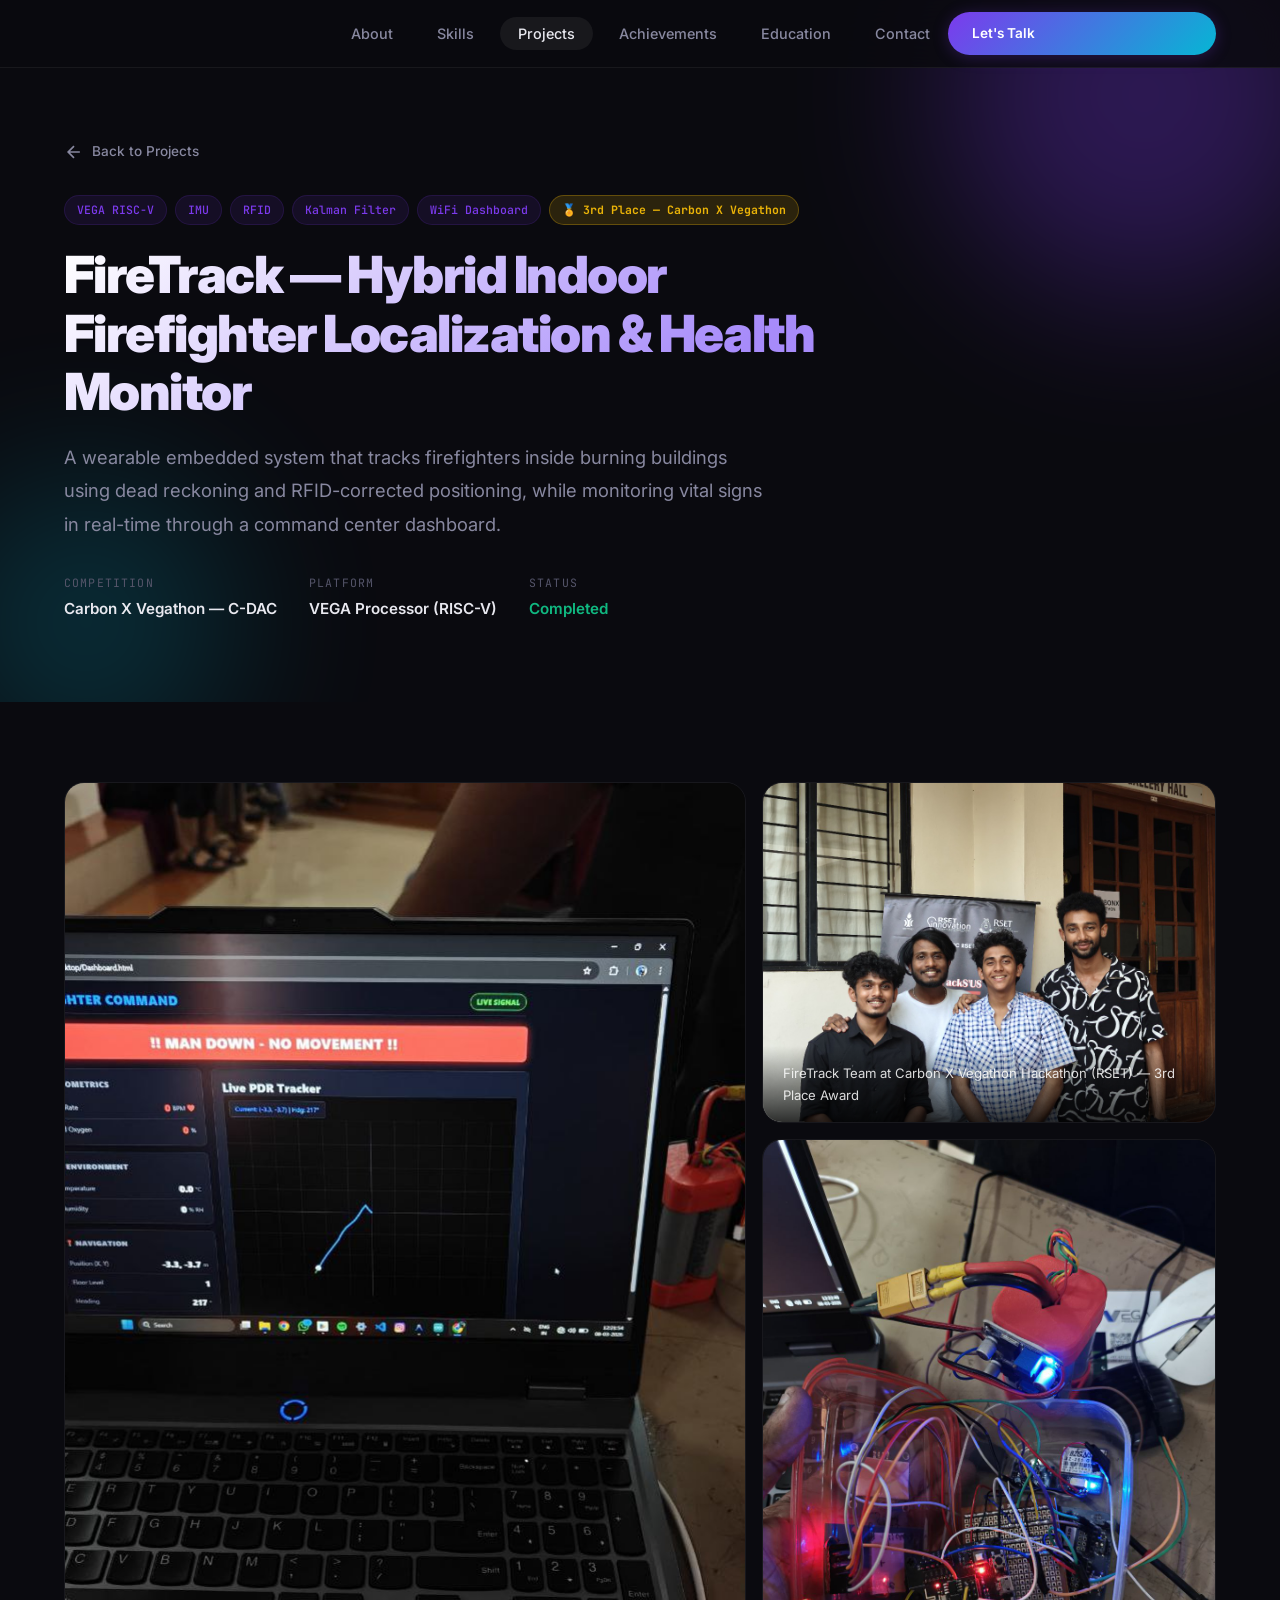
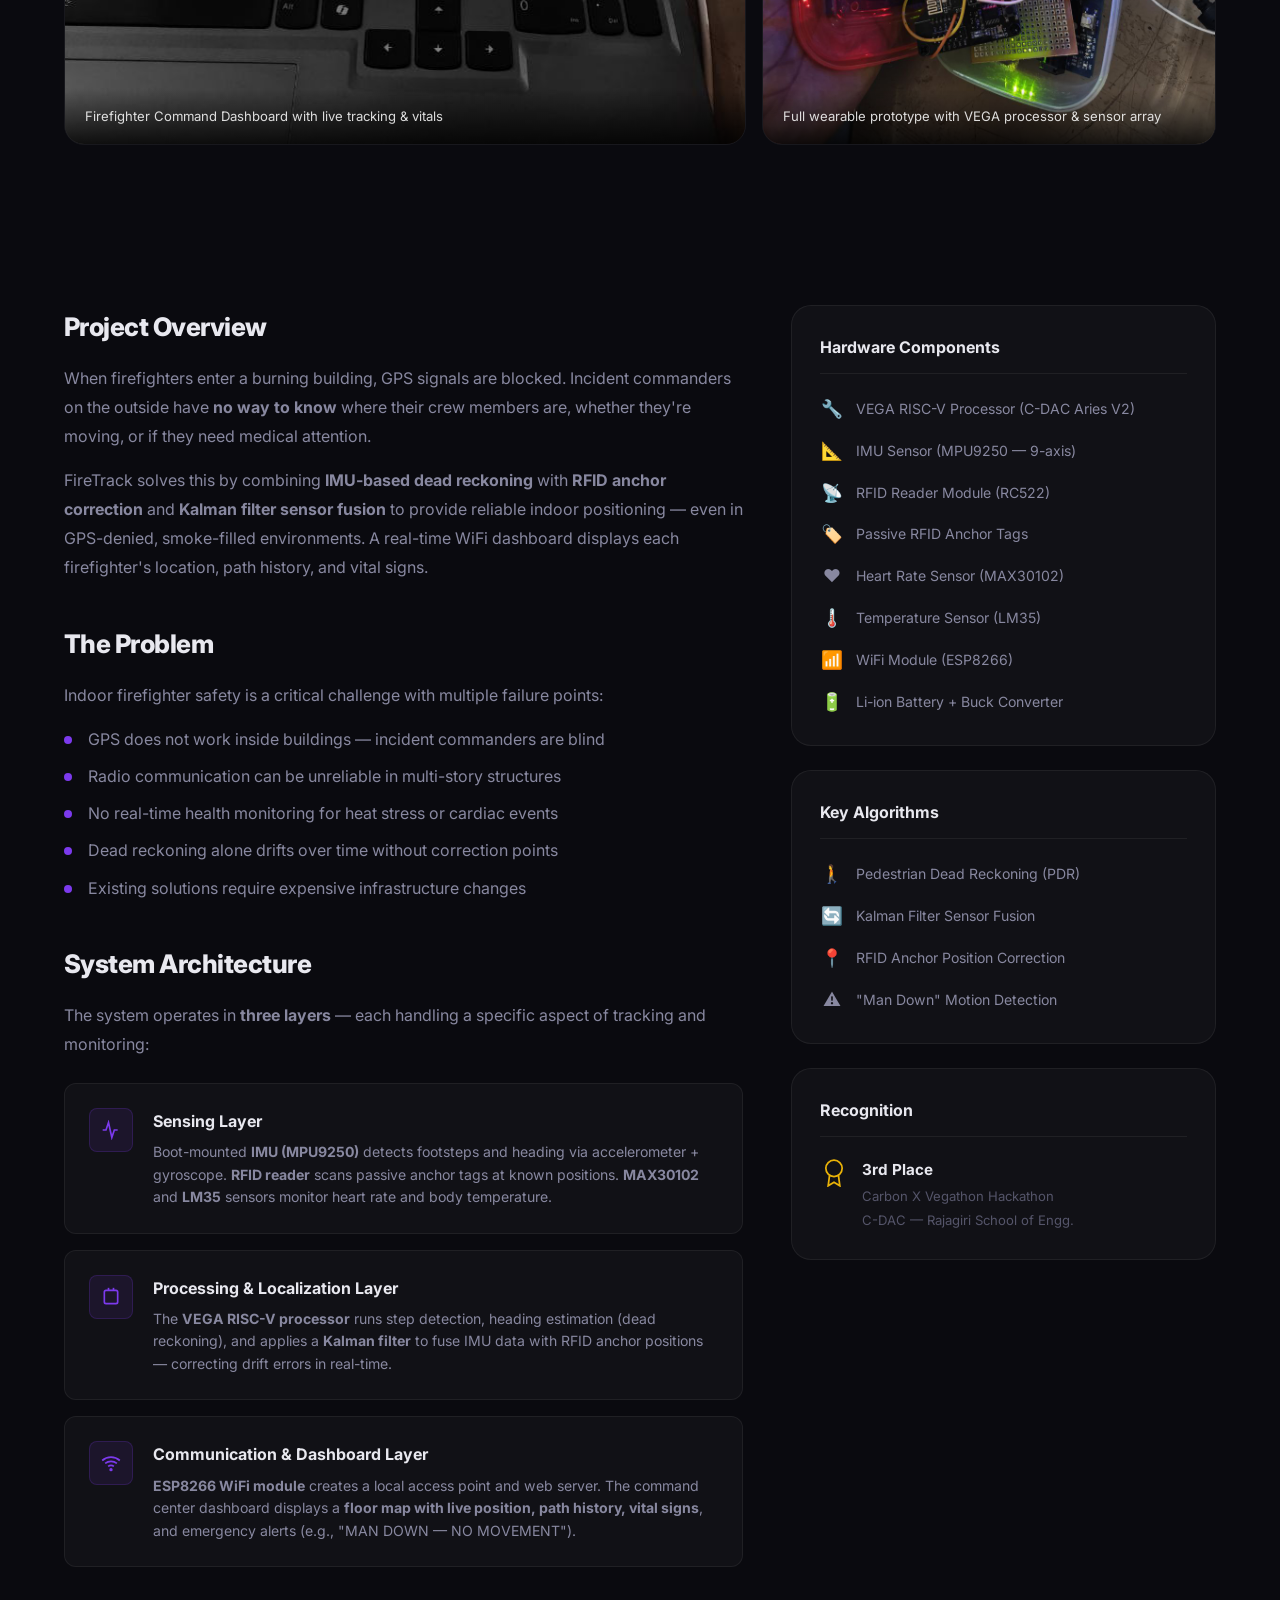
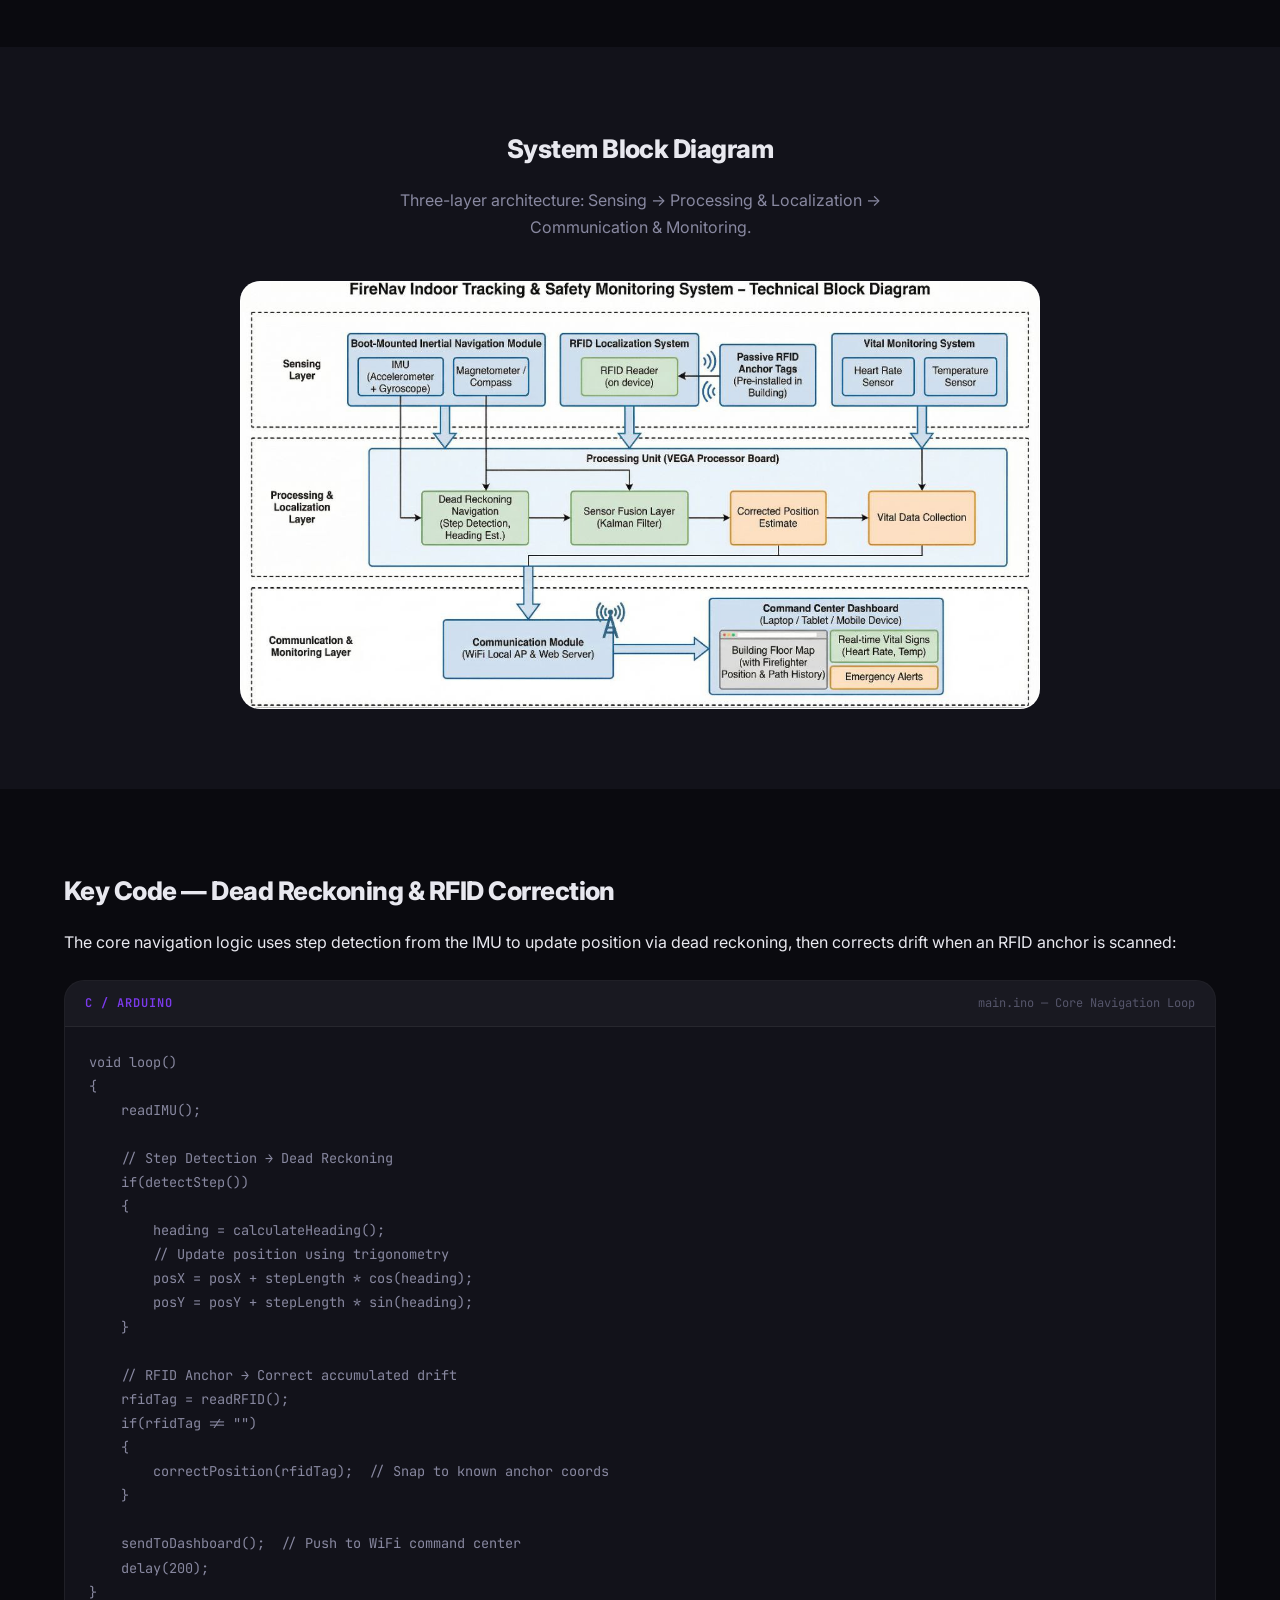
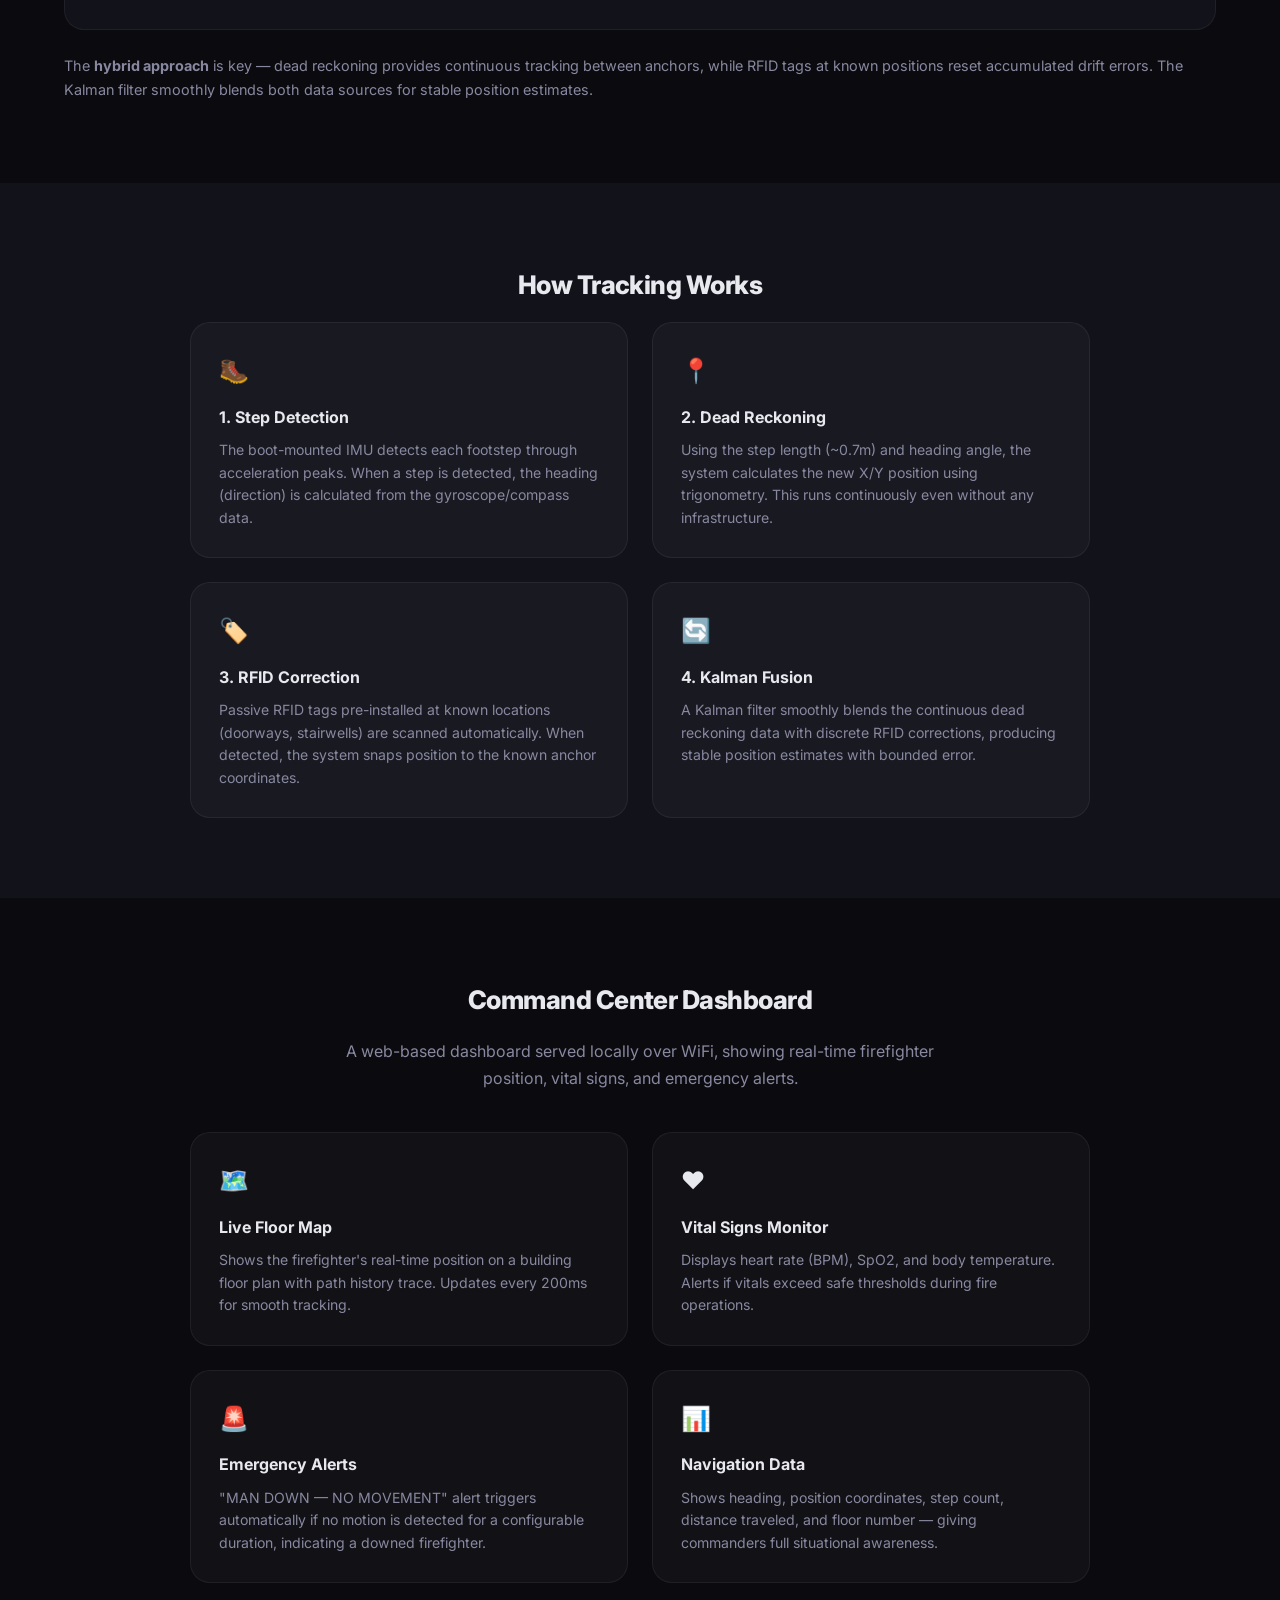
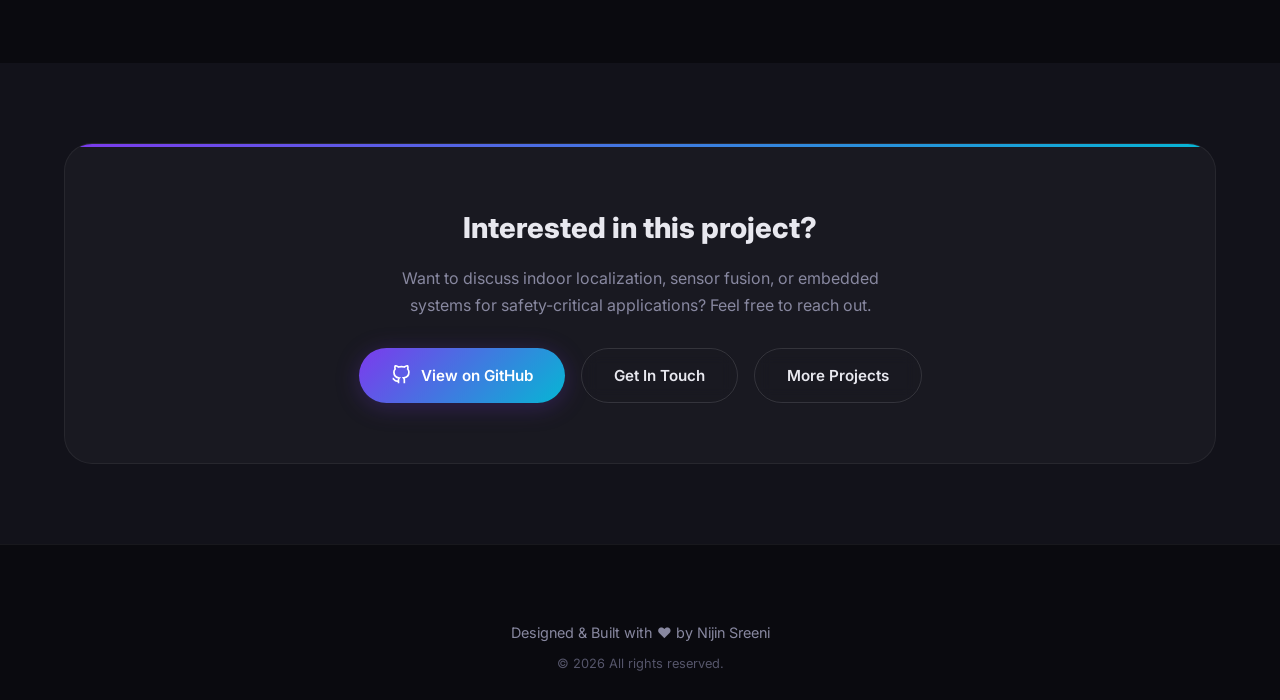
<file: project-firetrack.html>
<!DOCTYPE html>
<html lang="en">

<head>
    <meta charset="UTF-8">
    <meta name="viewport" content="width=device-width, initial-scale=1.0">
    <title>FireTrack — Firefighter Localization & Health Monitor — Nijin Sreeni</title>
    <meta name="description"
        content="FireTrack — A hybrid indoor firefighter tracking and health monitoring system using IMU dead reckoning, RFID anchors, Kalman filter fusion, and vital sign monitoring with a real-time WiFi dashboard.">
    <link rel="preconnect" href="https://fonts.googleapis.com">
    <link rel="preconnect" href="https://fonts.gstatic.com" crossorigin>
    <link
        href="https://fonts.googleapis.com/css2?family=Inter:wght@300;400;500;600;700;800;900&family=JetBrains+Mono:wght@400;500;700&display=swap"
        rel="stylesheet">
    <link rel="stylesheet" href="style.css">
    <link rel="stylesheet" href="project-detail.css">
</head>

<body>

    <!-- ===================== NAVBAR ===================== -->
    <nav class="navbar scrolled" id="navbar">
        <div class="nav-container">
            <a href="index.html" class="nav-logo">
            </a>
            <ul class="nav-links" id="navLinks">
                <li><a href="index.html#about" class="nav-link">About</a></li>
                <li><a href="index.html#skills" class="nav-link">Skills</a></li>
                <li><a href="index.html#projects" class="nav-link active">Projects</a></li>
                <li><a href="index.html#achievements" class="nav-link">Achievements</a></li>
                <li><a href="index.html#experience" class="nav-link">Education</a></li>
                <li><a href="index.html#contact" class="nav-link">Contact</a></li>
            </ul>
            <a href="index.html#contact" class="nav-cta">Let's Talk</a>
            <button class="nav-toggle" id="navToggle" aria-label="Toggle navigation">
                <span></span><span></span><span></span>
            </button>
        </div>
    </nav>

    <!-- ===================== PROJECT HERO ===================== -->
    <section class="project-hero">
        <div class="project-hero-bg">
            <div class="gradient-orb orb-1"></div>
            <div class="gradient-orb orb-2"></div>
        </div>
        <div class="container">
            <a href="index.html#projects" class="back-link">
                <svg width="20" height="20" viewBox="0 0 24 24" fill="none" stroke="currentColor" stroke-width="2">
                    <path d="M19 12H5M12 19l-7-7 7-7" />
                </svg>
                <span>Back to Projects</span>
            </a>
            <div class="project-hero-content">
                <div class="project-hero-tags">
                    <span class="project-tag">VEGA RISC-V</span>
                    <span class="project-tag">IMU</span>
                    <span class="project-tag">RFID</span>
                    <span class="project-tag">Kalman Filter</span>
                    <span class="project-tag">WiFi Dashboard</span>
                    <span class="project-tag award-tag">🏅 3rd Place — Carbon X Vegathon</span>
                </div>
                <h1 class="project-hero-title">FireTrack — Hybrid Indoor Firefighter Localization &amp; Health Monitor
                </h1>
                <p class="project-hero-subtitle">A wearable embedded system that tracks firefighters inside burning
                    buildings using dead reckoning and RFID-corrected positioning, while monitoring vital signs in
                    real-time through a command center dashboard.</p>
                <div class="project-hero-meta">
                    <div class="meta-item">
                        <span class="meta-label">Competition</span>
                        <span class="meta-value">Carbon X Vegathon — C-DAC</span>
                    </div>
                    <div class="meta-item">
                        <span class="meta-label">Platform</span>
                        <span class="meta-value">VEGA Processor (RISC-V)</span>
                    </div>
                    <div class="meta-item">
                        <span class="meta-label">Status</span>
                        <span class="meta-value status-complete">Completed</span>
                    </div>
                </div>
            </div>
        </div>
    </section>

    <!-- ===================== PROJECT GALLERY ===================== -->
    <section class="project-section">
        <div class="container">
            <div class="gallery-grid">
                <div class="gallery-item gallery-main">
                    <img src="firetrack-dashboard.jpg"
                        alt="FireTrack command dashboard showing live PDR tracker and vitals" loading="lazy">
                    <div class="gallery-caption">Firefighter Command Dashboard with live tracking & vitals</div>
                </div>
                <div class="gallery-item">
                    <img src="firetrack-team.jpg" alt="FireTrack Team at Carbon X Vegathon Hackathon, RSET"
                        loading="lazy">
                    <div class="gallery-caption">FireTrack Team at Carbon X Vegathon Hackathon (RSET) — 3rd Place Award</div>
                </div>
                <div class="gallery-item">
                    <img src="firetrack-prototype.jpg" alt="Complete FireTrack prototype with all sensors"
                        loading="lazy">
                    <div class="gallery-caption">Full wearable prototype with VEGA processor & sensor array</div>
                </div>
            </div>
        </div>
    </section>

    <!-- ===================== OVERVIEW ===================== -->
    <section class="project-section">
        <div class="container">
            <div class="content-grid">
                <div class="content-main">
                    <h2 class="content-title">Project Overview</h2>
                    <p>When firefighters enter a burning building, GPS signals are blocked. Incident commanders on the
                        outside have <strong>no way to know</strong> where their crew members are, whether they're
                        moving, or if they need medical attention.</p>
                    <p>FireTrack solves this by combining <strong>IMU-based dead reckoning</strong> with <strong>RFID
                            anchor correction</strong> and <strong>Kalman filter sensor fusion</strong> to provide
                        reliable indoor positioning — even in GPS-denied, smoke-filled environments. A real-time WiFi
                        dashboard displays each firefighter's location, path history, and vital signs.</p>

                    <h2 class="content-title">The Problem</h2>
                    <p>Indoor firefighter safety is a critical challenge with multiple failure points:</p>
                    <ul class="content-list">
                        <li>GPS does not work inside buildings — incident commanders are blind</li>
                        <li>Radio communication can be unreliable in multi-story structures</li>
                        <li>No real-time health monitoring for heat stress or cardiac events</li>
                        <li>Dead reckoning alone drifts over time without correction points</li>
                        <li>Existing solutions require expensive infrastructure changes</li>
                    </ul>

                    <h2 class="content-title">System Architecture</h2>
                    <p>The system operates in <strong>three layers</strong> — each handling a specific aspect of
                        tracking and monitoring:</p>
                    <div class="mode-cards">
                        <div class="mode-card">
                            <div class="mode-number">
                                <svg width="20" height="20" viewBox="0 0 24 24" fill="none" stroke="currentColor"
                                    stroke-width="2">
                                    <path d="M2 12h4l3-9 4 18 3-9h4" />
                                </svg>
                            </div>
                            <div>
                                <h4>Sensing Layer</h4>
                                <p>Boot-mounted <strong>IMU (MPU9250)</strong> detects footsteps and heading via
                                    accelerometer + gyroscope. <strong>RFID reader</strong> scans passive anchor tags at
                                    known positions. <strong>MAX30102</strong> and <strong>LM35</strong> sensors monitor
                                    heart rate and body temperature.</p>
                            </div>
                        </div>
                        <div class="mode-card">
                            <div class="mode-number">
                                <svg width="20" height="20" viewBox="0 0 24 24" fill="none" stroke="currentColor"
                                    stroke-width="2">
                                    <rect x="4" y="4" width="16" height="16" rx="2" />
                                    <line x1="9" y1="1" x2="9" y2="4" />
                                    <line x1="15" y1="1" x2="15" y2="4" />
                                </svg>
                            </div>
                            <div>
                                <h4>Processing & Localization Layer</h4>
                                <p>The <strong>VEGA RISC-V processor</strong> runs step detection, heading estimation
                                    (dead reckoning), and applies a <strong>Kalman filter</strong> to fuse IMU data with
                                    RFID anchor positions — correcting drift errors in real-time.</p>
                            </div>
                        </div>
                        <div class="mode-card">
                            <div class="mode-number">
                                <svg width="20" height="20" viewBox="0 0 24 24" fill="none" stroke="currentColor"
                                    stroke-width="2">
                                    <path d="M5 12.55a11 11 0 0 1 14.08 0" />
                                    <path d="M1.42 9a16 16 0 0 1 21.16 0" />
                                    <path d="M8.53 16.11a6 6 0 0 1 6.95 0" />
                                    <circle cx="12" cy="20" r="1" />
                                </svg>
                            </div>
                            <div>
                                <h4>Communication & Dashboard Layer</h4>
                                <p><strong>ESP8266 WiFi module</strong> creates a local access point and web server. The
                                    command center dashboard displays a <strong>floor map with live position, path
                                        history, vital signs</strong>, and emergency alerts (e.g., "MAN DOWN — NO
                                    MOVEMENT").</p>
                            </div>
                        </div>
                    </div>
                </div>

                <div class="content-sidebar">
                    <div class="sidebar-card">
                        <h3>Hardware Components</h3>
                        <ul class="component-list">
                            <li>
                                <span class="component-icon">🔧</span>
                                <span>VEGA RISC-V Processor (C-DAC Aries V2)</span>
                            </li>
                            <li>
                                <span class="component-icon">📐</span>
                                <span>IMU Sensor (MPU9250 — 9-axis)</span>
                            </li>
                            <li>
                                <span class="component-icon">📡</span>
                                <span>RFID Reader Module (RC522)</span>
                            </li>
                            <li>
                                <span class="component-icon">🏷️</span>
                                <span>Passive RFID Anchor Tags</span>
                            </li>
                            <li>
                                <span class="component-icon">❤️</span>
                                <span>Heart Rate Sensor (MAX30102)</span>
                            </li>
                            <li>
                                <span class="component-icon">🌡️</span>
                                <span>Temperature Sensor (LM35)</span>
                            </li>
                            <li>
                                <span class="component-icon">📶</span>
                                <span>WiFi Module (ESP8266)</span>
                            </li>
                            <li>
                                <span class="component-icon">🔋</span>
                                <span>Li-ion Battery + Buck Converter</span>
                            </li>
                        </ul>
                    </div>

                    <div class="sidebar-card">
                        <h3>Key Algorithms</h3>
                        <ul class="component-list">
                            <li><span class="component-icon">🚶</span><span>Pedestrian Dead Reckoning (PDR)</span></li>
                            <li><span class="component-icon">🔄</span><span>Kalman Filter Sensor Fusion</span></li>
                            <li><span class="component-icon">📍</span><span>RFID Anchor Position Correction</span></li>
                            <li><span class="component-icon">⚠️</span><span>"Man Down" Motion Detection</span></li>
                        </ul>
                    </div>

                    <div class="sidebar-card">
                        <h3>Recognition</h3>
                        <div class="award-badge">
                            <svg width="28" height="28" viewBox="0 0 24 24" fill="none" stroke="currentColor"
                                stroke-width="1.5">
                                <circle cx="12" cy="8" r="7" />
                                <polyline points="8.21 13.89 7 23 12 20 17 23 15.79 13.88" />
                            </svg>
                            <div>
                                <strong>3rd Place</strong>
                                <span>Carbon X Vegathon Hackathon</span>
                                <span>C-DAC — Rajagiri School of Engg.</span>
                            </div>
                        </div>
                    </div>
                </div>
            </div>
        </div>
    </section>

    <!-- ===================== BLOCK DIAGRAM ===================== -->
    <section class="project-section section-alt">
        <div class="container">
            <h2 class="content-title center">System Block Diagram</h2>
            <p class="center-text">Three-layer architecture: Sensing → Processing & Localization → Communication &
                Monitoring.</p>
            <div class="circuit-diagram">
                <img src="firetrack-blockdiagram.jpg" alt="FireNav Indoor Tracking System — Technical Block Diagram"
                    loading="lazy">
            </div>
        </div>
    </section>

    <!-- ===================== CODE SNIPPET ===================== -->
    <section class="project-section">
        <div class="container">
            <h2 class="content-title">Key Code — Dead Reckoning & RFID Correction</h2>
            <p>The core navigation logic uses step detection from the IMU to update position via dead reckoning, then
                corrects drift when an RFID anchor is scanned:</p>
            <div class="code-block">
                <div class="code-header">
                    <span class="code-lang">C / Arduino</span>
                    <span class="code-file">main.ino — Core Navigation Loop</span>
                </div>
                <pre><code>void loop()
{
    readIMU();

    // Step Detection → Dead Reckoning
    if(detectStep())
    {
        heading = calculateHeading();
        // Update position using trigonometry
        posX = posX + stepLength * cos(heading);
        posY = posY + stepLength * sin(heading);
    }

    // RFID Anchor → Correct accumulated drift
    rfidTag = readRFID();
    if(rfidTag != "")
    {
        correctPosition(rfidTag);  // Snap to known anchor coords
    }

    sendToDashboard();  // Push to WiFi command center
    delay(200);
}
</code></pre>
            </div>
            <p class="code-note">The <strong>hybrid approach</strong> is key — dead reckoning provides continuous
                tracking between anchors, while RFID tags at known positions reset accumulated drift errors. The Kalman
                filter smoothly blends both data sources for stable position estimates.</p>
        </div>
    </section>

    <!-- ===================== HOW IT WORKS ===================== -->
    <section class="project-section section-alt">
        <div class="container">
            <h2 class="content-title center">How Tracking Works</h2>
            <div class="challenges-grid">
                <div class="challenge-card">
                    <div class="challenge-icon">🥾</div>
                    <h4>1. Step Detection</h4>
                    <p>The boot-mounted IMU detects each footstep through acceleration peaks. When a step is detected,
                        the heading (direction) is calculated from the gyroscope/compass data.</p>
                </div>
                <div class="challenge-card">
                    <div class="challenge-icon">📍</div>
                    <h4>2. Dead Reckoning</h4>
                    <p>Using the step length (~0.7m) and heading angle, the system calculates the new X/Y position using
                        trigonometry. This runs continuously even without any infrastructure.</p>
                </div>
                <div class="challenge-card">
                    <div class="challenge-icon">🏷️</div>
                    <h4>3. RFID Correction</h4>
                    <p>Passive RFID tags pre-installed at known locations (doorways, stairwells) are scanned
                        automatically. When detected, the system snaps position to the known anchor coordinates.</p>
                </div>
                <div class="challenge-card">
                    <div class="challenge-icon">🔄</div>
                    <h4>4. Kalman Fusion</h4>
                    <p>A Kalman filter smoothly blends the continuous dead reckoning data with discrete RFID
                        corrections, producing stable position estimates with bounded error.</p>
                </div>
            </div>
        </div>
    </section>

    <!-- ===================== DASHBOARD ===================== -->
    <section class="project-section">
        <div class="container">
            <h2 class="content-title center">Command Center Dashboard</h2>
            <p class="center-text">A web-based dashboard served locally over WiFi, showing real-time firefighter
                position, vital signs, and emergency alerts.</p>
            <div class="challenges-grid">
                <div class="challenge-card">
                    <div class="challenge-icon">🗺️</div>
                    <h4>Live Floor Map</h4>
                    <p>Shows the firefighter's real-time position on a building floor plan with path history trace.
                        Updates every 200ms for smooth tracking.</p>
                </div>
                <div class="challenge-card">
                    <div class="challenge-icon">❤️</div>
                    <h4>Vital Signs Monitor</h4>
                    <p>Displays heart rate (BPM), SpO2, and body temperature. Alerts if vitals exceed safe thresholds
                        during fire operations.</p>
                </div>
                <div class="challenge-card">
                    <div class="challenge-icon">🚨</div>
                    <h4>Emergency Alerts</h4>
                    <p>"MAN DOWN — NO MOVEMENT" alert triggers automatically if no motion is detected for a configurable
                        duration, indicating a downed firefighter.</p>
                </div>
                <div class="challenge-card">
                    <div class="challenge-icon">📊</div>
                    <h4>Navigation Data</h4>
                    <p>Shows heading, position coordinates, step count, distance traveled, and floor number — giving
                        commanders full situational awareness.</p>
                </div>
            </div>
        </div>
    </section>

    <!-- ===================== CTA ===================== -->
    <section class="project-section section-alt">
        <div class="container">
            <div class="project-cta">
                <h2>Interested in this project?</h2>
                <p>Want to discuss indoor localization, sensor fusion, or embedded systems for safety-critical
                    applications? Feel free to reach out.</p>
                <div class="cta-buttons">
                    <a href="https://github.com/nijinai" class="btn btn-primary" target="_blank">
                        <svg width="20" height="20" viewBox="0 0 24 24" fill="none" stroke="currentColor"
                            stroke-width="2">
                            <path
                                d="M9 19c-5 1.5-5-2.5-7-3m14 6v-3.87a3.37 3.37 0 0 0-.94-2.61c3.14-.35 6.44-1.54 6.44-7A5.44 5.44 0 0 0 20 4.77 5.07 5.07 0 0 0 19.91 1S18.73.65 16 2.48a13.38 13.38 0 0 0-7 0C6.27.65 5.09 1 5.09 1A5.07 5.07 0 0 0 5 4.77a5.44 5.44 0 0 0-1.5 3.78c0 5.42 3.3 6.61 6.44 7A3.37 3.37 0 0 0 9 18.13V22" />
                        </svg>
                        <span>View on GitHub</span>
                    </a>
                    <a href="index.html#contact" class="btn btn-outline">
                        <span>Get In Touch</span>
                    </a>
                    <a href="index.html#projects" class="btn btn-outline">
                        <span>More Projects</span>
                    </a>
                </div>
            </div>
        </div>
    </section>

    <!-- ===================== FOOTER ===================== -->
    <footer class="footer">
        <div class="container">
            <div class="footer-content">
                <a href="index.html" class="footer-logo">
                </a>
                <p class="footer-text">Designed & Built with ❤️ by Nijin Sreeni</p>
                <p class="footer-copyright">&copy; 2026 All rights reserved.</p>
            </div>
        </div>
    </footer>

    <script src="script.js"></script>
</body>

</html>
</file>
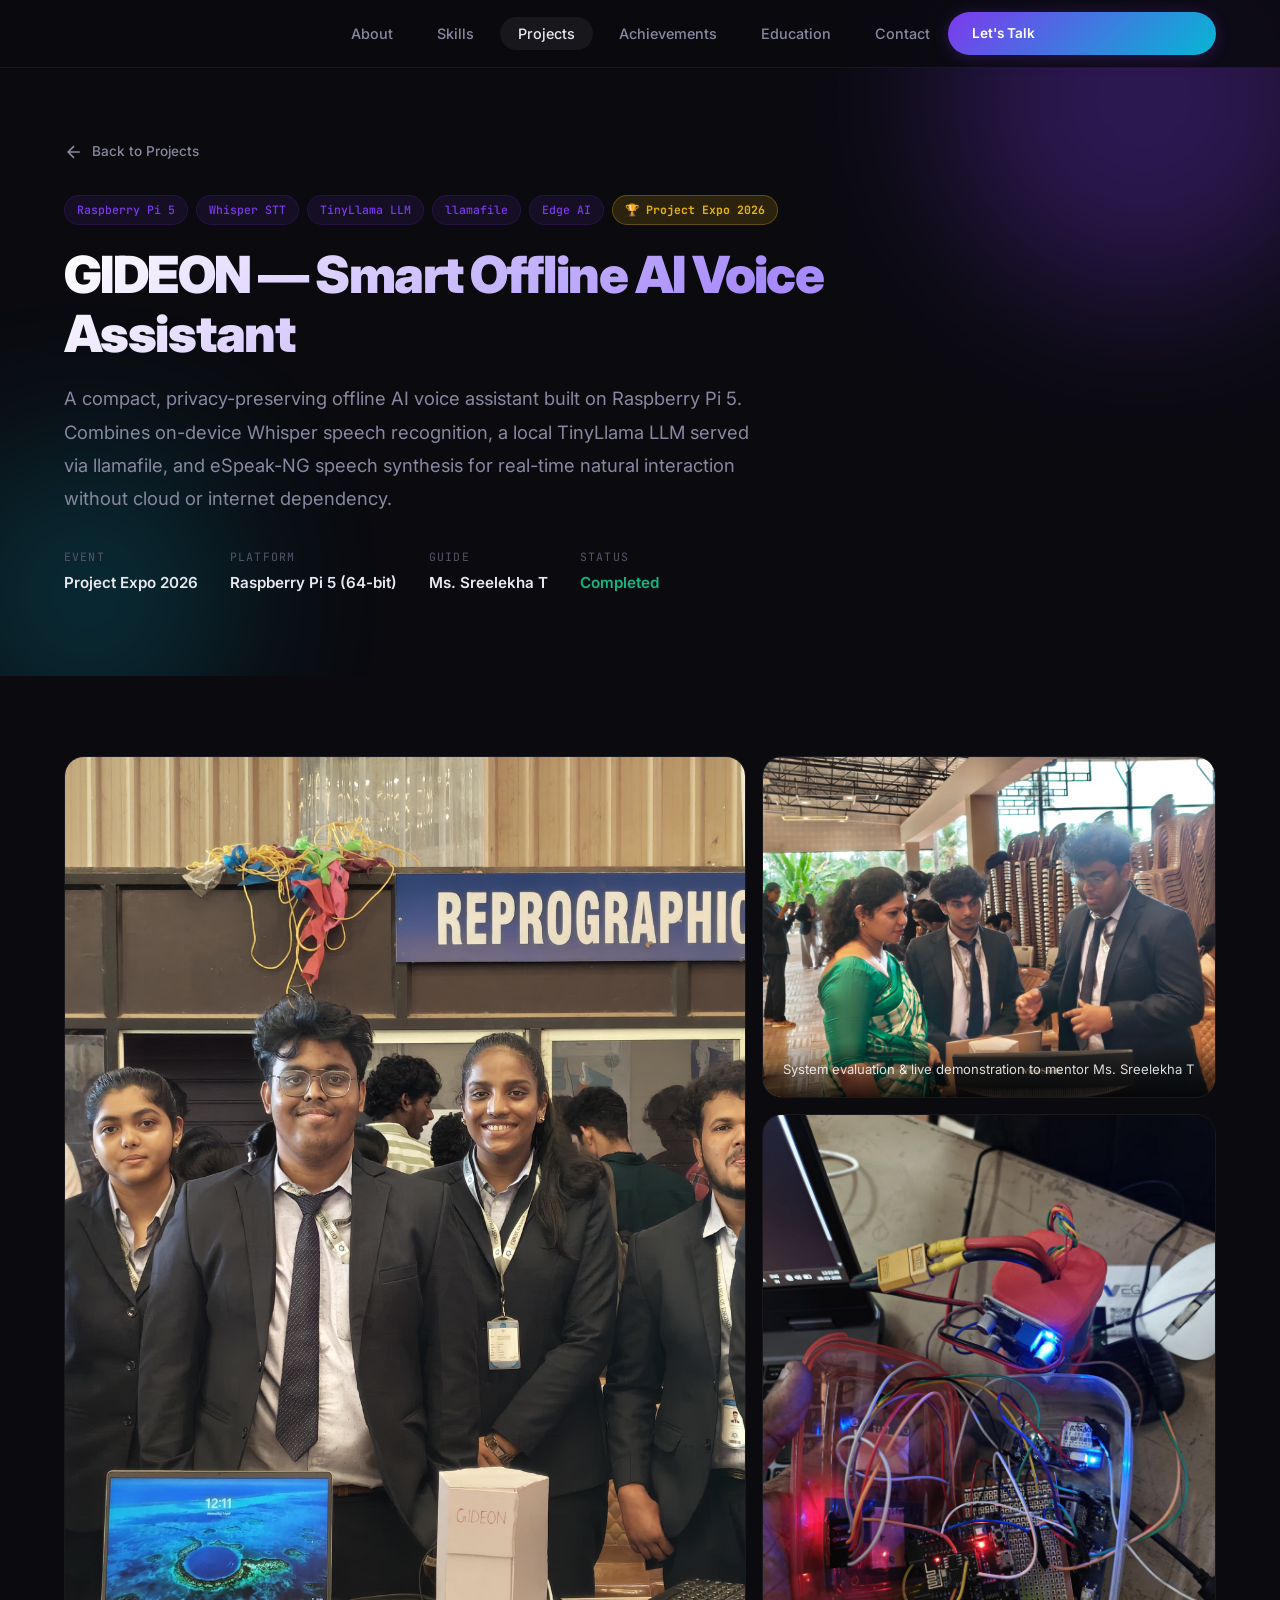
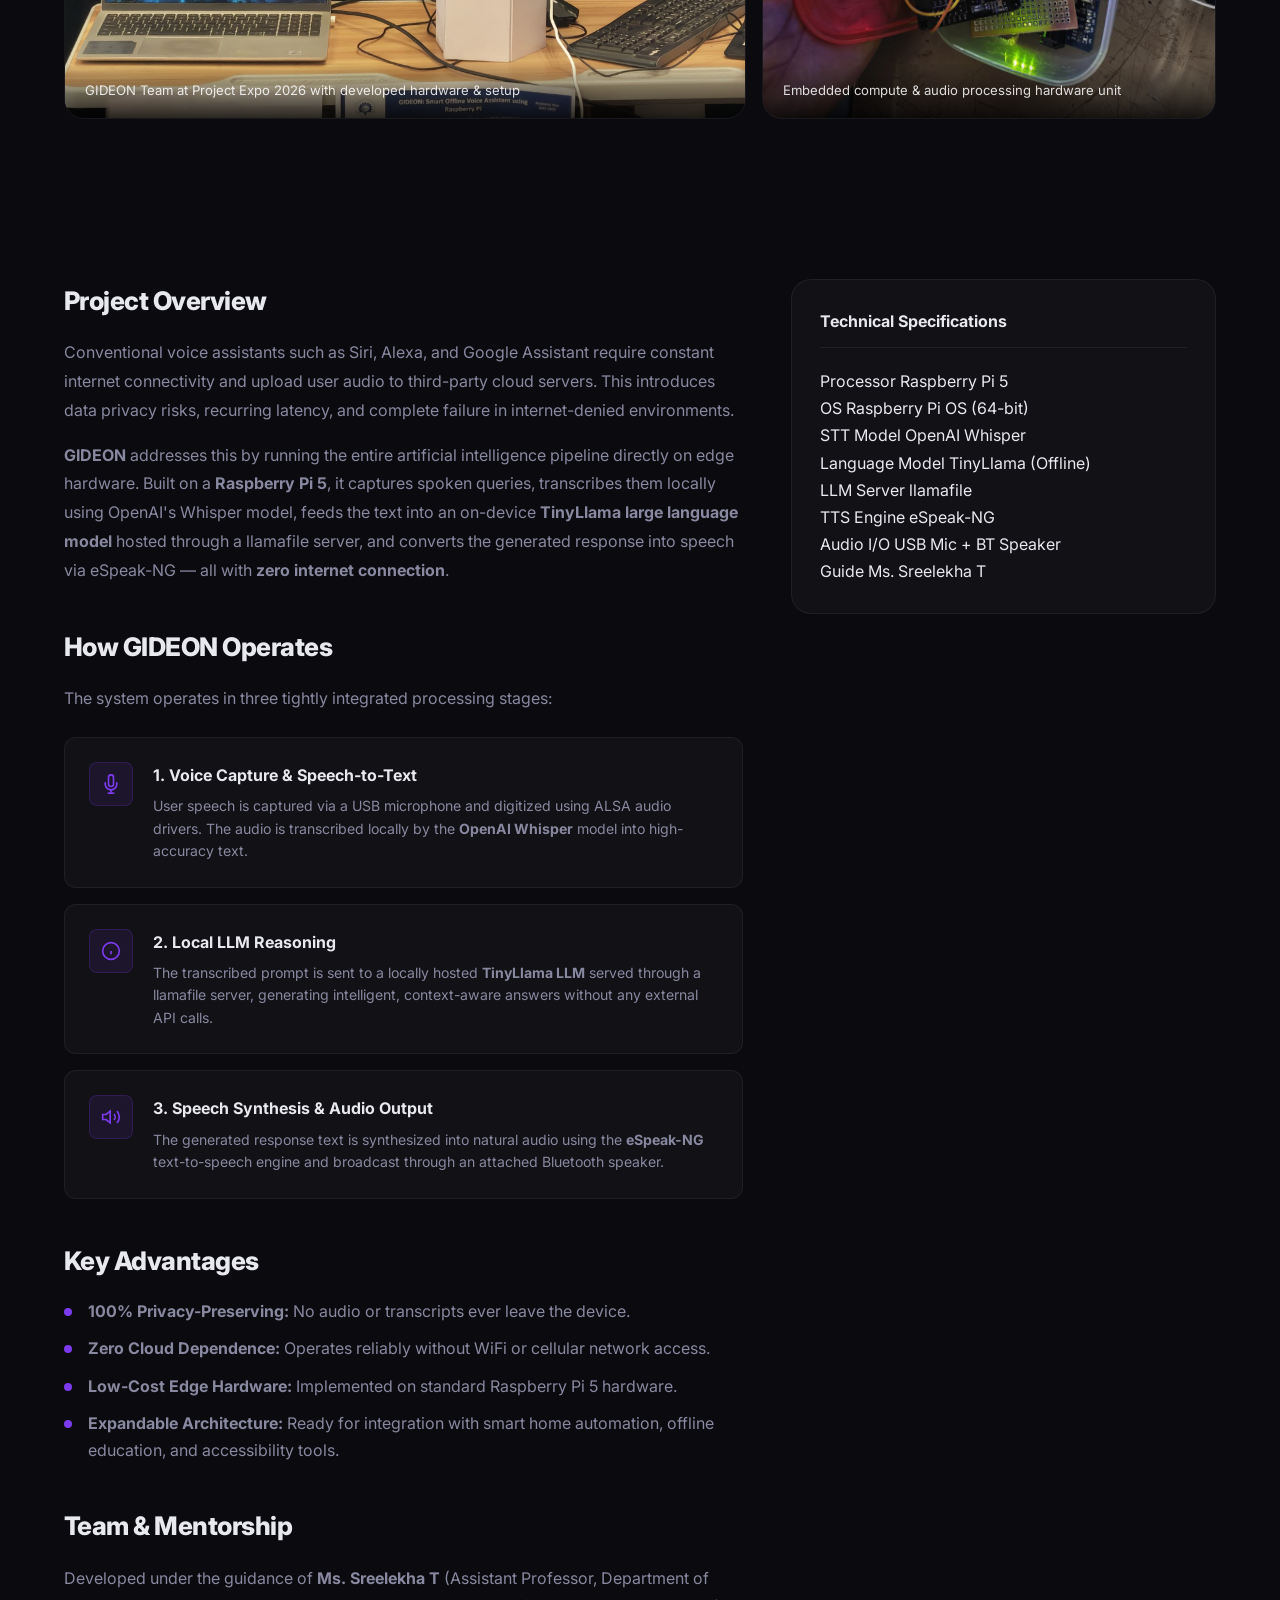
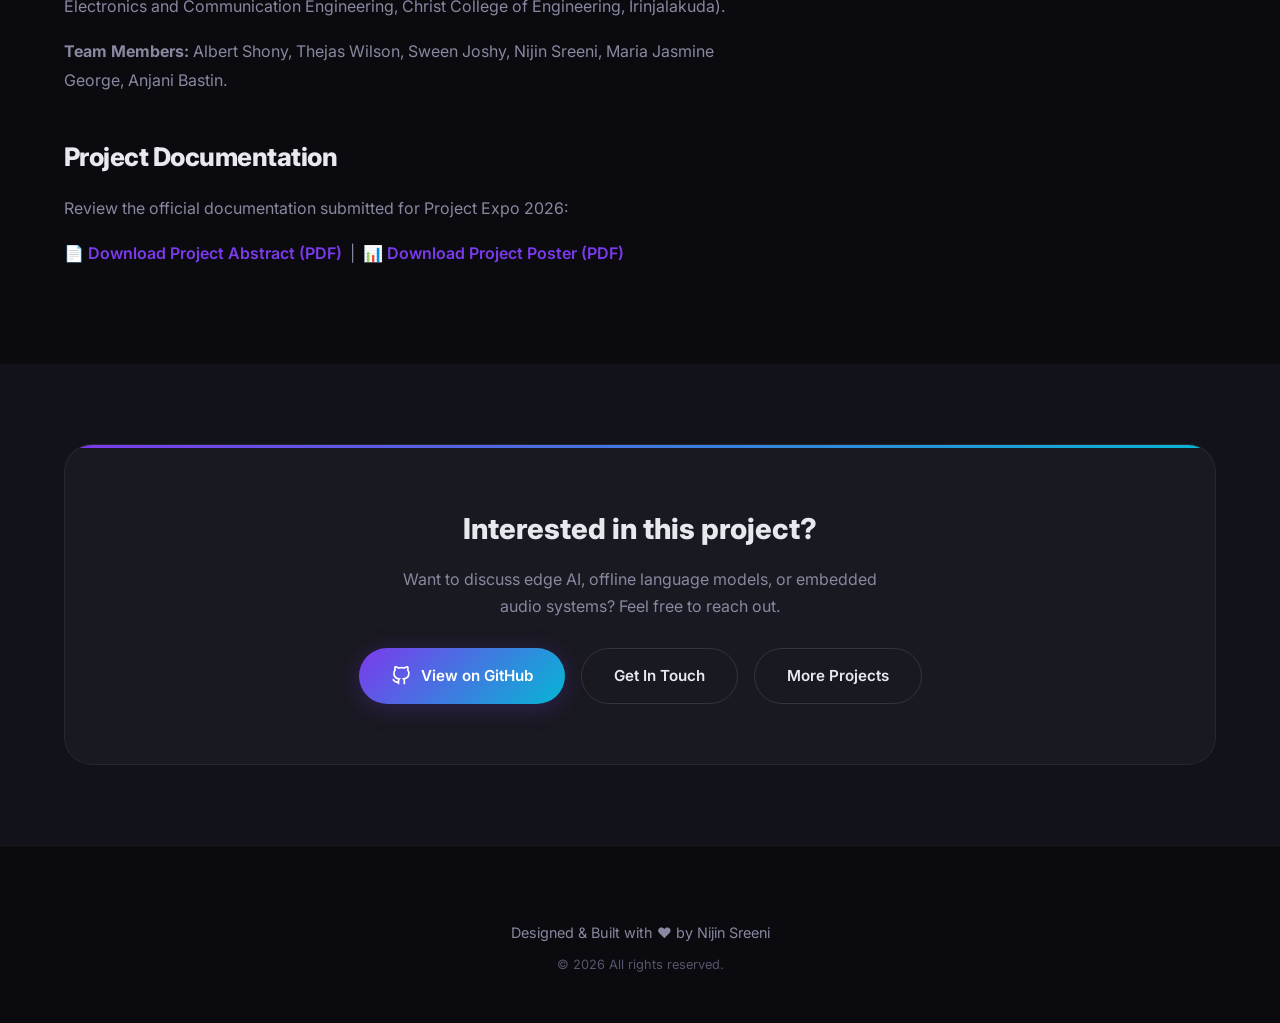
<file: project-gideon.html>
<!DOCTYPE html>
<html lang="en">

<head>
    <meta charset="UTF-8">
    <meta name="viewport" content="width=device-width, initial-scale=1.0">
    <title>GIDEON — Smart Offline AI Voice Assistant — Nijin Sreeni</title>
    <meta name="description"
        content="GIDEON — Smart Offline AI Voice Assistant using Raspberry Pi 5, Whisper STT, TinyLlama local LLM, and eSpeak-NG. Developed by Nijin Sreeni and team at Christ College of Engineering.">
    <link rel="preconnect" href="https://fonts.googleapis.com">
    <link rel="preconnect" href="https://fonts.gstatic.com" crossorigin>
    <link
        href="https://fonts.googleapis.com/css2?family=Inter:wght@300;400;500;600;700;800;900&family=JetBrains+Mono:wght@400;500;700&display=swap"
        rel="stylesheet">
    <link rel="stylesheet" href="style.css">
    <link rel="stylesheet" href="project-detail.css">
</head>

<body>

    <!-- ===================== NAVBAR ===================== -->
    <nav class="navbar scrolled" id="navbar">
        <div class="nav-container">
            <a href="index.html" class="nav-logo">
            </a>
            <ul class="nav-links" id="navLinks">
                <li><a href="index.html#about" class="nav-link">About</a></li>
                <li><a href="index.html#skills" class="nav-link">Skills</a></li>
                <li><a href="index.html#projects" class="nav-link active">Projects</a></li>
                <li><a href="index.html#achievements" class="nav-link">Achievements</a></li>
                <li><a href="index.html#experience" class="nav-link">Education</a></li>
                <li><a href="index.html#contact" class="nav-link">Contact</a></li>
            </ul>
            <a href="index.html#contact" class="nav-cta">Let's Talk</a>
            <button class="nav-toggle" id="navToggle" aria-label="Toggle navigation">
                <span></span><span></span><span></span>
            </button>
        </div>
    </nav>

    <!-- ===================== PROJECT HERO ===================== -->
    <section class="project-hero">
        <div class="project-hero-bg">
            <div class="gradient-orb orb-1"></div>
            <div class="gradient-orb orb-2"></div>
        </div>
        <div class="container">
            <a href="index.html#projects" class="back-link">
                <svg width="20" height="20" viewBox="0 0 24 24" fill="none" stroke="currentColor" stroke-width="2">
                    <path d="M19 12H5M12 19l-7-7 7-7" />
                </svg>
                <span>Back to Projects</span>
            </a>
            <div class="project-hero-content">
                <div class="project-hero-tags">
                    <span class="project-tag">Raspberry Pi 5</span>
                    <span class="project-tag">Whisper STT</span>
                    <span class="project-tag">TinyLlama LLM</span>
                    <span class="project-tag">llamafile</span>
                    <span class="project-tag">Edge AI</span>
                    <span class="project-tag award-tag">🏆 Project Expo 2026</span>
                </div>
                <h1 class="project-hero-title">GIDEON — Smart Offline AI Voice Assistant</h1>
                <p class="project-hero-subtitle">A compact, privacy-preserving offline AI voice assistant built on
                    Raspberry Pi 5. Combines on-device Whisper speech recognition, a local TinyLlama LLM served via
                    llamafile, and eSpeak-NG speech synthesis for real-time natural interaction without cloud or internet dependency.</p>
                <div class="project-hero-meta">
                    <div class="meta-item">
                        <span class="meta-label">Event</span>
                        <span class="meta-value">Project Expo 2026</span>
                    </div>
                    <div class="meta-item">
                        <span class="meta-label">Platform</span>
                        <span class="meta-value">Raspberry Pi 5 (64-bit)</span>
                    </div>
                    <div class="meta-item">
                        <span class="meta-label">Guide</span>
                        <span class="meta-value">Ms. Sreelekha T</span>
                    </div>
                    <div class="meta-item">
                        <span class="meta-label">Status</span>
                        <span class="meta-value status-complete">Completed</span>
                    </div>
                </div>
            </div>
        </div>
    </section>

    <!-- ===================== PROJECT GALLERY ===================== -->
    <section class="project-section">
        <div class="container">
            <div class="gallery-grid">
                <div class="gallery-item gallery-main">
                    <img src="gideon-team.jpg"
                        alt="GIDEON Project Team at Project Expo 2026" loading="lazy">
                    <div class="gallery-caption">GIDEON Team at Project Expo 2026 with developed hardware &amp; setup</div>
                </div>
                <div class="gallery-item">
                    <img src="gideon-presentation.jpg"
                        alt="Live demonstration of GIDEON voice assistant to project mentor" loading="lazy">
                    <div class="gallery-caption">System evaluation &amp; live demonstration to mentor Ms. Sreelekha T</div>
                </div>
                <div class="gallery-item">
                    <img src="hero-hardware.jpg"
                        alt="Hardware interface and compute board" loading="lazy">
                    <div class="gallery-caption">Embedded compute &amp; audio processing hardware unit</div>
                </div>
            </div>
        </div>
    </section>

    <!-- ===================== OVERVIEW ===================== -->
    <section class="project-section">
        <div class="container">
            <div class="content-grid">
                <div class="content-main">
                    <h2 class="content-title">Project Overview</h2>
                    <p>Conventional voice assistants such as Siri, Alexa, and Google Assistant require constant internet
                        connectivity and upload user audio to third-party cloud servers. This introduces data privacy risks,
                        recurring latency, and complete failure in internet-denied environments.</p>
                    <p><strong>GIDEON</strong> addresses this by running the entire artificial intelligence pipeline
                        directly on edge hardware. Built on a <strong>Raspberry Pi 5</strong>, it captures spoken queries,
                        transcribes them locally using OpenAI's Whisper model, feeds the text into an on-device
                        <strong>TinyLlama large language model</strong> hosted through a llamafile server, and converts
                        the generated response into speech via eSpeak-NG — all with <strong>zero internet connection</strong>.</p>

                    <h2 class="content-title">How GIDEON Operates</h2>
                    <p>The system operates in three tightly integrated processing stages:</p>
                    <div class="mode-cards">
                        <div class="mode-card">
                            <div class="mode-number">
                                <svg width="20" height="20" viewBox="0 0 24 24" fill="none" stroke="currentColor"
                                    stroke-width="2">
                                    <path d="M12 1a3 3 0 0 0-3 3v8a3 3 0 0 0 6 0V4a3 3 0 0 0-3-3z"/>
                                    <path d="M19 10v2a7 7 0 0 1-14 0v-2"/>
                                    <line x1="12" y1="19" x2="12" y2="23"/>
                                    <line x1="8" y1="23" x2="16" y2="23"/>
                                </svg>
                            </div>
                            <div>
                                <h4>1. Voice Capture &amp; Speech-to-Text</h4>
                                <p>User speech is captured via a USB microphone and digitized using ALSA audio drivers.
                                    The audio is transcribed locally by the <strong>OpenAI Whisper</strong> model into high-accuracy text.</p>
                            </div>
                        </div>
                        <div class="mode-card">
                            <div class="mode-number">
                                <svg width="20" height="20" viewBox="0 0 24 24" fill="none" stroke="currentColor"
                                    stroke-width="2">
                                    <circle cx="12" cy="12" r="10" />
                                    <line x1="12" y1="16" x2="12" y2="12" />
                                    <line x1="12" y1="8" x2="12.01" y2="8" />
                                </svg>
                            </div>
                            <div>
                                <h4>2. Local LLM Reasoning</h4>
                                <p>The transcribed prompt is sent to a locally hosted <strong>TinyLlama LLM</strong> served
                                    through a llamafile server, generating intelligent, context-aware answers without any external API calls.</p>
                            </div>
                        </div>
                        <div class="mode-card">
                            <div class="mode-number">
                                <svg width="20" height="20" viewBox="0 0 24 24" fill="none" stroke="currentColor"
                                    stroke-width="2">
                                    <polygon points="11 5 6 9 2 9 2 15 6 15 11 19 11 5" />
                                    <path d="M19.07 4.93a10 10 0 0 1 0 14.14M15.54 8.46a5 5 0 0 1 0 7.07" />
                                </svg>
                            </div>
                            <div>
                                <h4>3. Speech Synthesis &amp; Audio Output</h4>
                                <p>The generated response text is synthesized into natural audio using the <strong>eSpeak-NG</strong>
                                    text-to-speech engine and broadcast through an attached Bluetooth speaker.</p>
                            </div>
                        </div>
                    </div>

                    <h2 class="content-title">Key Advantages</h2>
                    <ul class="content-list">
                        <li><strong>100% Privacy-Preserving:</strong> No audio or transcripts ever leave the device.</li>
                        <li><strong>Zero Cloud Dependence:</strong> Operates reliably without WiFi or cellular network access.</li>
                        <li><strong>Low-Cost Edge Hardware:</strong> Implemented on standard Raspberry Pi 5 hardware.</li>
                        <li><strong>Expandable Architecture:</strong> Ready for integration with smart home automation, offline education, and accessibility tools.</li>
                    </ul>

                    <h2 class="content-title">Team &amp; Mentorship</h2>
                    <p>Developed under the guidance of <strong>Ms. Sreelekha T</strong> (Assistant Professor, Department of
                        Electronics and Communication Engineering, Christ College of Engineering, Irinjalakuda).</p>
                    <p><strong>Team Members:</strong> Albert Shony, Thejas Wilson, Sween Joshy, Nijin Sreeni, Maria Jasmine George, Anjani Bastin.</p>

                    <h2 class="content-title">Project Documentation</h2>
                    <p>Review the official documentation submitted for Project Expo 2026:</p>
                    <p>
                        📄 <a href="gideon-abstract.pdf" target="_blank" style="color: var(--accent-primary); font-weight: 600;">Download Project Abstract (PDF)</a> &nbsp;|&nbsp;
                        📊 <a href="gideon-poster.pdf" target="_blank" style="color: var(--accent-primary); font-weight: 600;">Download Project Poster (PDF)</a>
                    </p>
                </div>

                <!-- Sidebar Specifications -->
                <div class="content-sidebar">
                    <div class="sidebar-card">
                        <h3>Technical Specifications</h3>
                        <div class="spec-list">
                            <div class="spec-row">
                                <span class="spec-label">Processor</span>
                                <span class="spec-value">Raspberry Pi 5</span>
                            </div>
                            <div class="spec-row">
                                <span class="spec-label">OS</span>
                                <span class="spec-value">Raspberry Pi OS (64-bit)</span>
                            </div>
                            <div class="spec-row">
                                <span class="spec-label">STT Model</span>
                                <span class="spec-value">OpenAI Whisper</span>
                            </div>
                            <div class="spec-row">
                                <span class="spec-label">Language Model</span>
                                <span class="spec-value">TinyLlama (Offline)</span>
                            </div>
                            <div class="spec-row">
                                <span class="spec-label">LLM Server</span>
                                <span class="spec-value">llamafile</span>
                            </div>
                            <div class="spec-row">
                                <span class="spec-label">TTS Engine</span>
                                <span class="spec-value">eSpeak-NG</span>
                            </div>
                            <div class="spec-row">
                                <span class="spec-label">Audio I/O</span>
                                <span class="spec-value">USB Mic + BT Speaker</span>
                            </div>
                            <div class="spec-row">
                                <span class="spec-label">Guide</span>
                                <span class="spec-value">Ms. Sreelekha T</span>
                            </div>
                        </div>
                    </div>
                </div>
            </div>
        </div>
    </section>

    <!-- ===================== CTA ===================== -->
    <section class="project-section section-alt">
        <div class="container">
            <div class="project-cta">
                <h2>Interested in this project?</h2>
                <p>Want to discuss edge AI, offline language models, or embedded audio systems? Feel free to reach out.</p>
                <div class="cta-buttons">
                    <a href="https://github.com/nijinai" class="btn btn-primary" target="_blank">
                        <svg width="20" height="20" viewBox="0 0 24 24" fill="none" stroke="currentColor"
                            stroke-width="2">
                            <path
                                d="M9 19c-5 1.5-5-2.5-7-3m14 6v-3.87a3.37 3.37 0 0 0-.94-2.61c3.14-.35 6.44-1.54 6.44-7A5.44 5.44 0 0 0 20 4.77 5.07 5.07 0 0 0 19.91 1S18.73.65 16 2.48a13.38 13.38 0 0 0-7 0C6.27.65 5.09 1 5.09 1A5.07 5.07 0 0 0 5 4.77a5.44 5.44 0 0 0-1.5 3.78c0 5.42 3.3 6.61 6.44 7A3.37 3.37 0 0 0 9 18.13V22" />
                        </svg>
                        <span>View on GitHub</span>
                    </a>
                    <a href="index.html#contact" class="btn btn-outline">
                        <span>Get In Touch</span>
                    </a>
                    <a href="index.html#projects" class="btn btn-outline">
                        <span>More Projects</span>
                    </a>
                </div>
            </div>
        </div>
    </section>

    <!-- ===================== FOOTER ===================== -->
    <footer class="footer">
        <div class="container">
            <div class="footer-content">
                <a href="index.html" class="footer-logo">
                </a>
                <p class="footer-text">Designed & Built with ❤️ by Nijin Sreeni</p>
                <p class="footer-copyright">&copy; 2026 All rights reserved.</p>
            </div>
        </div>
    </footer>

    <script src="script.js"></script>
</body>

</html>
</file>
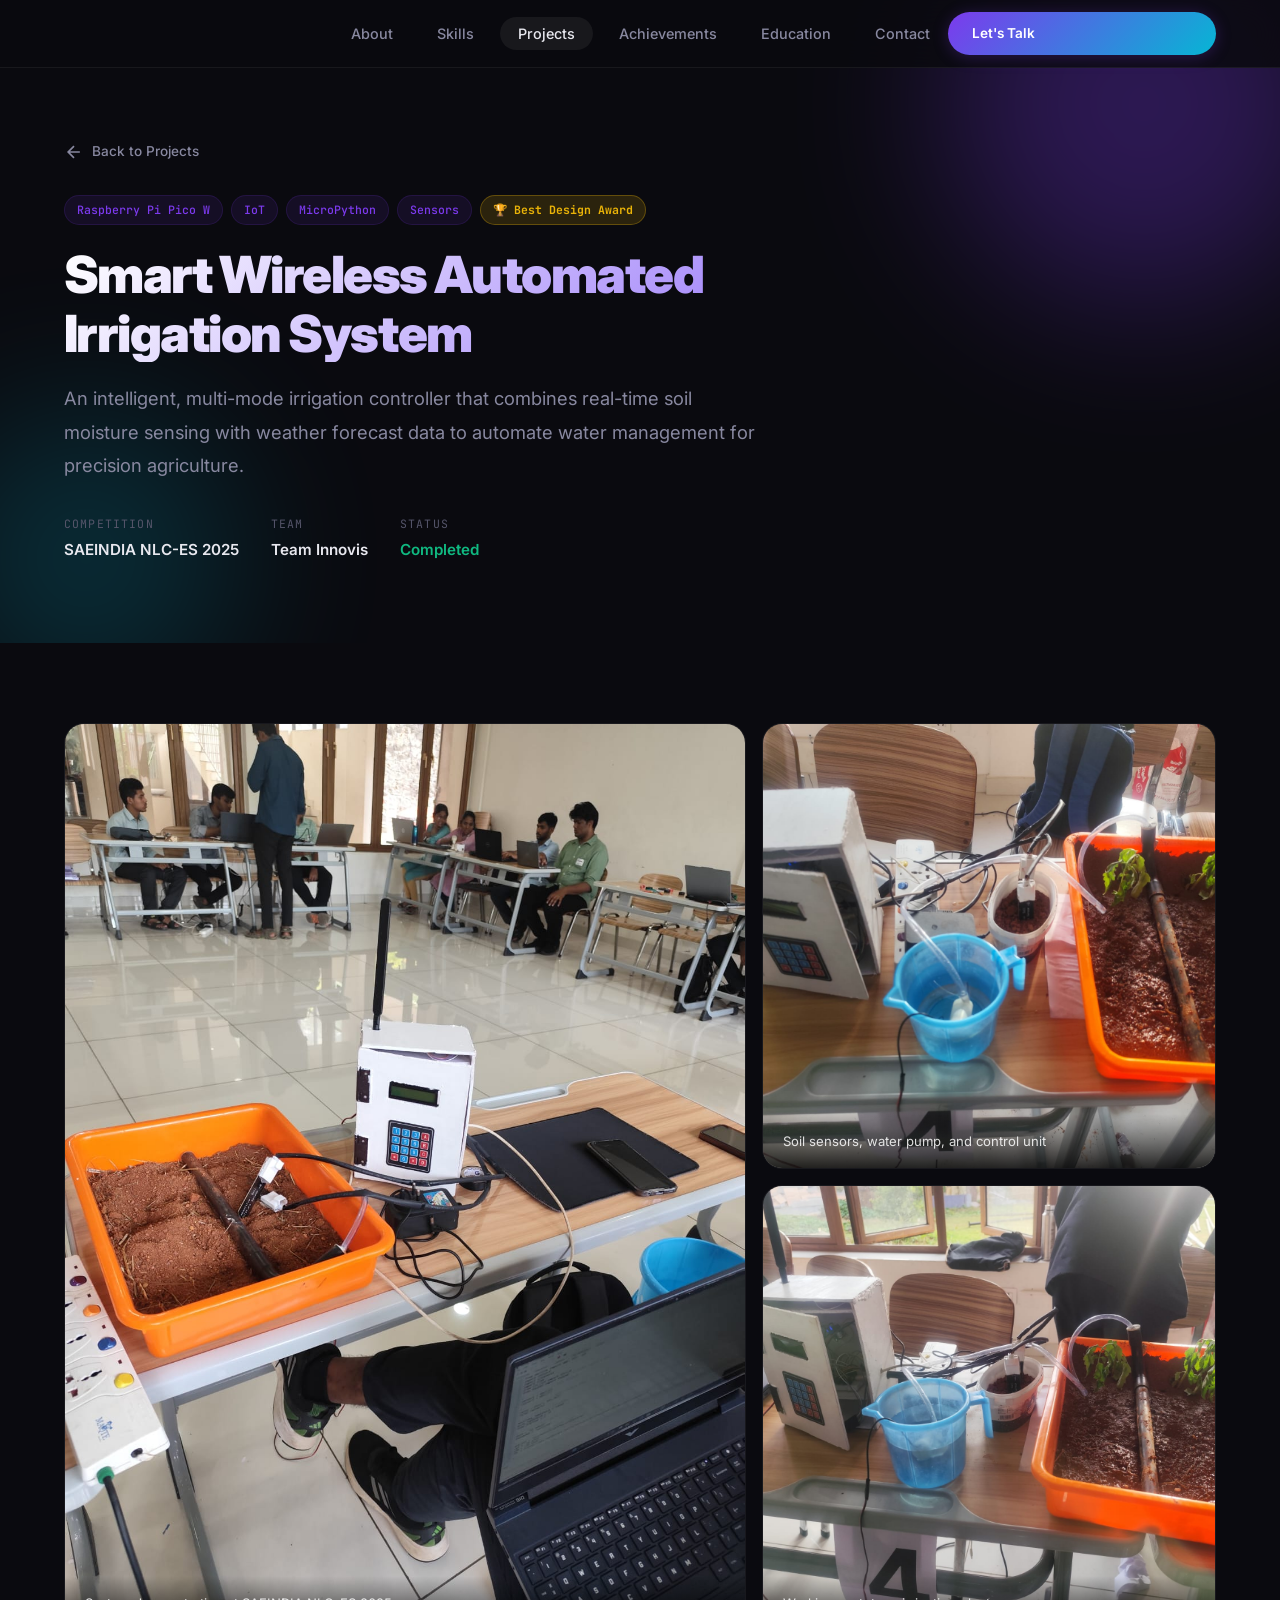
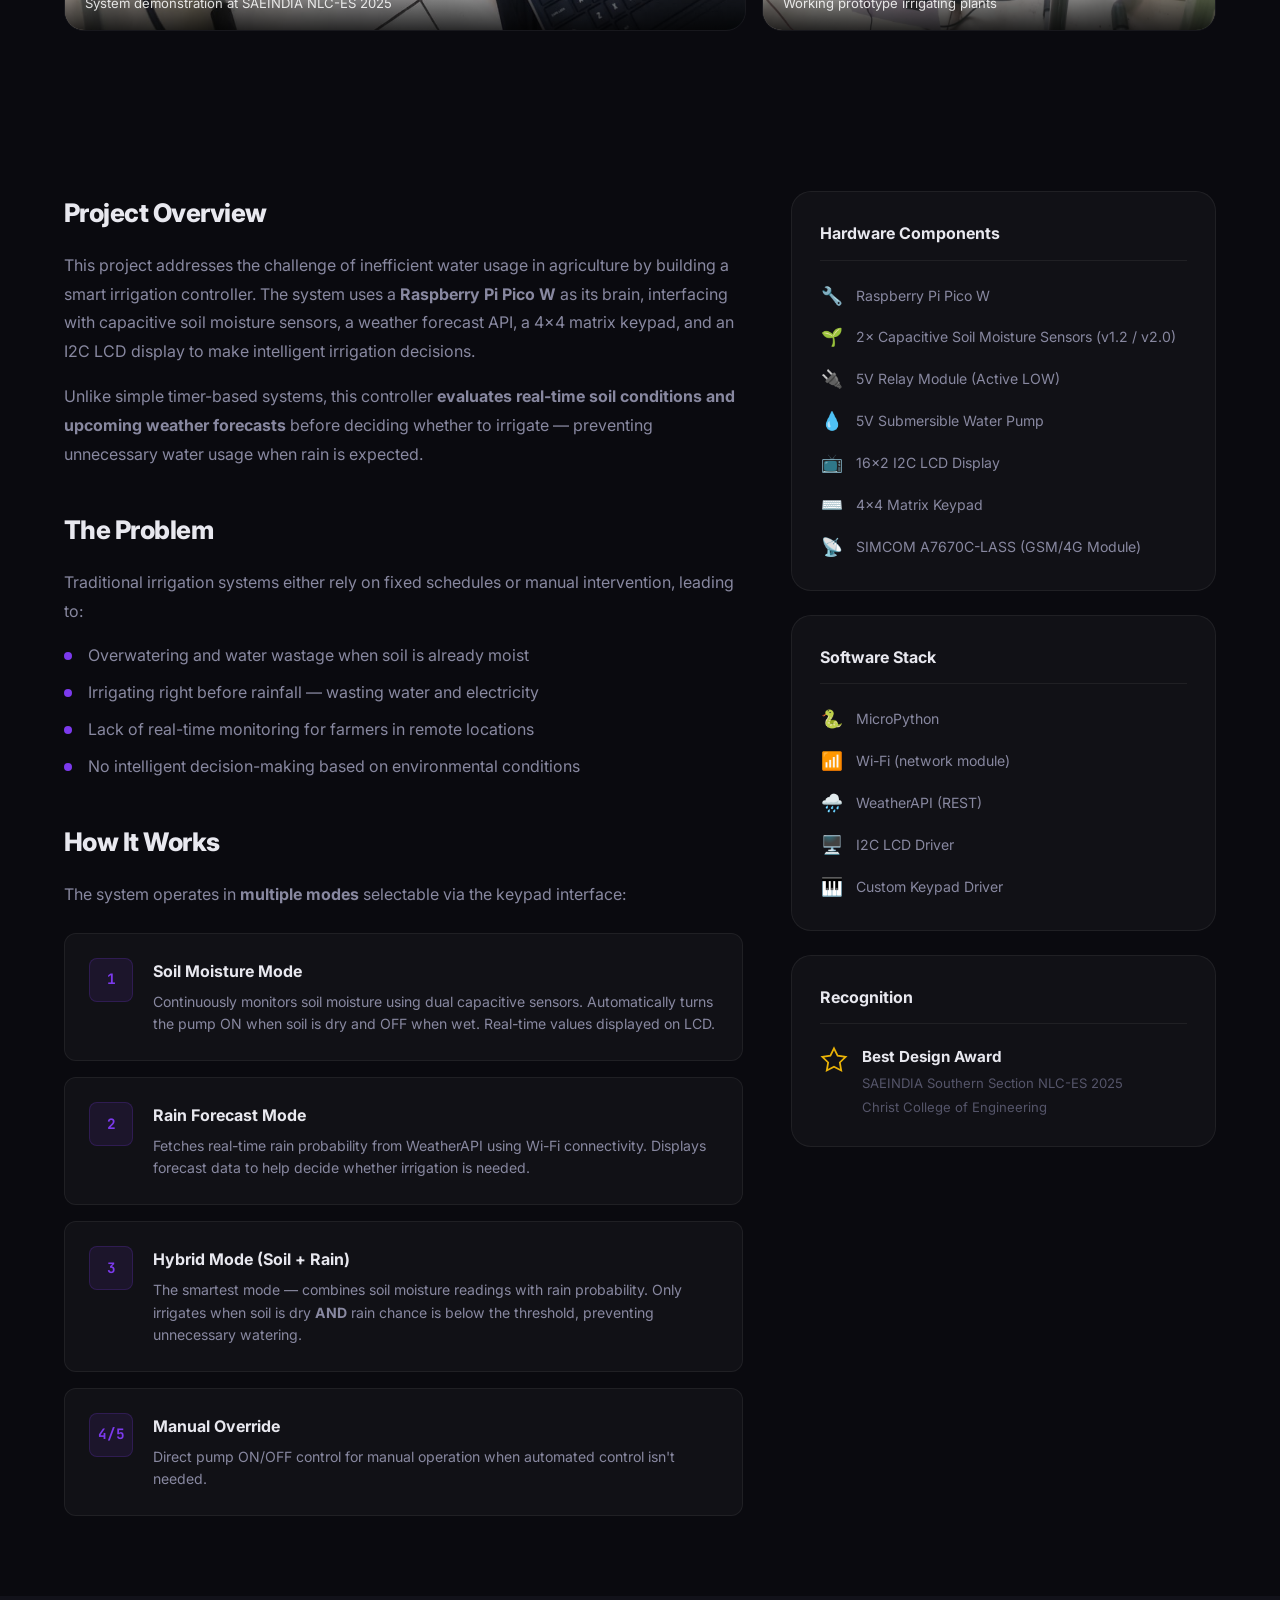
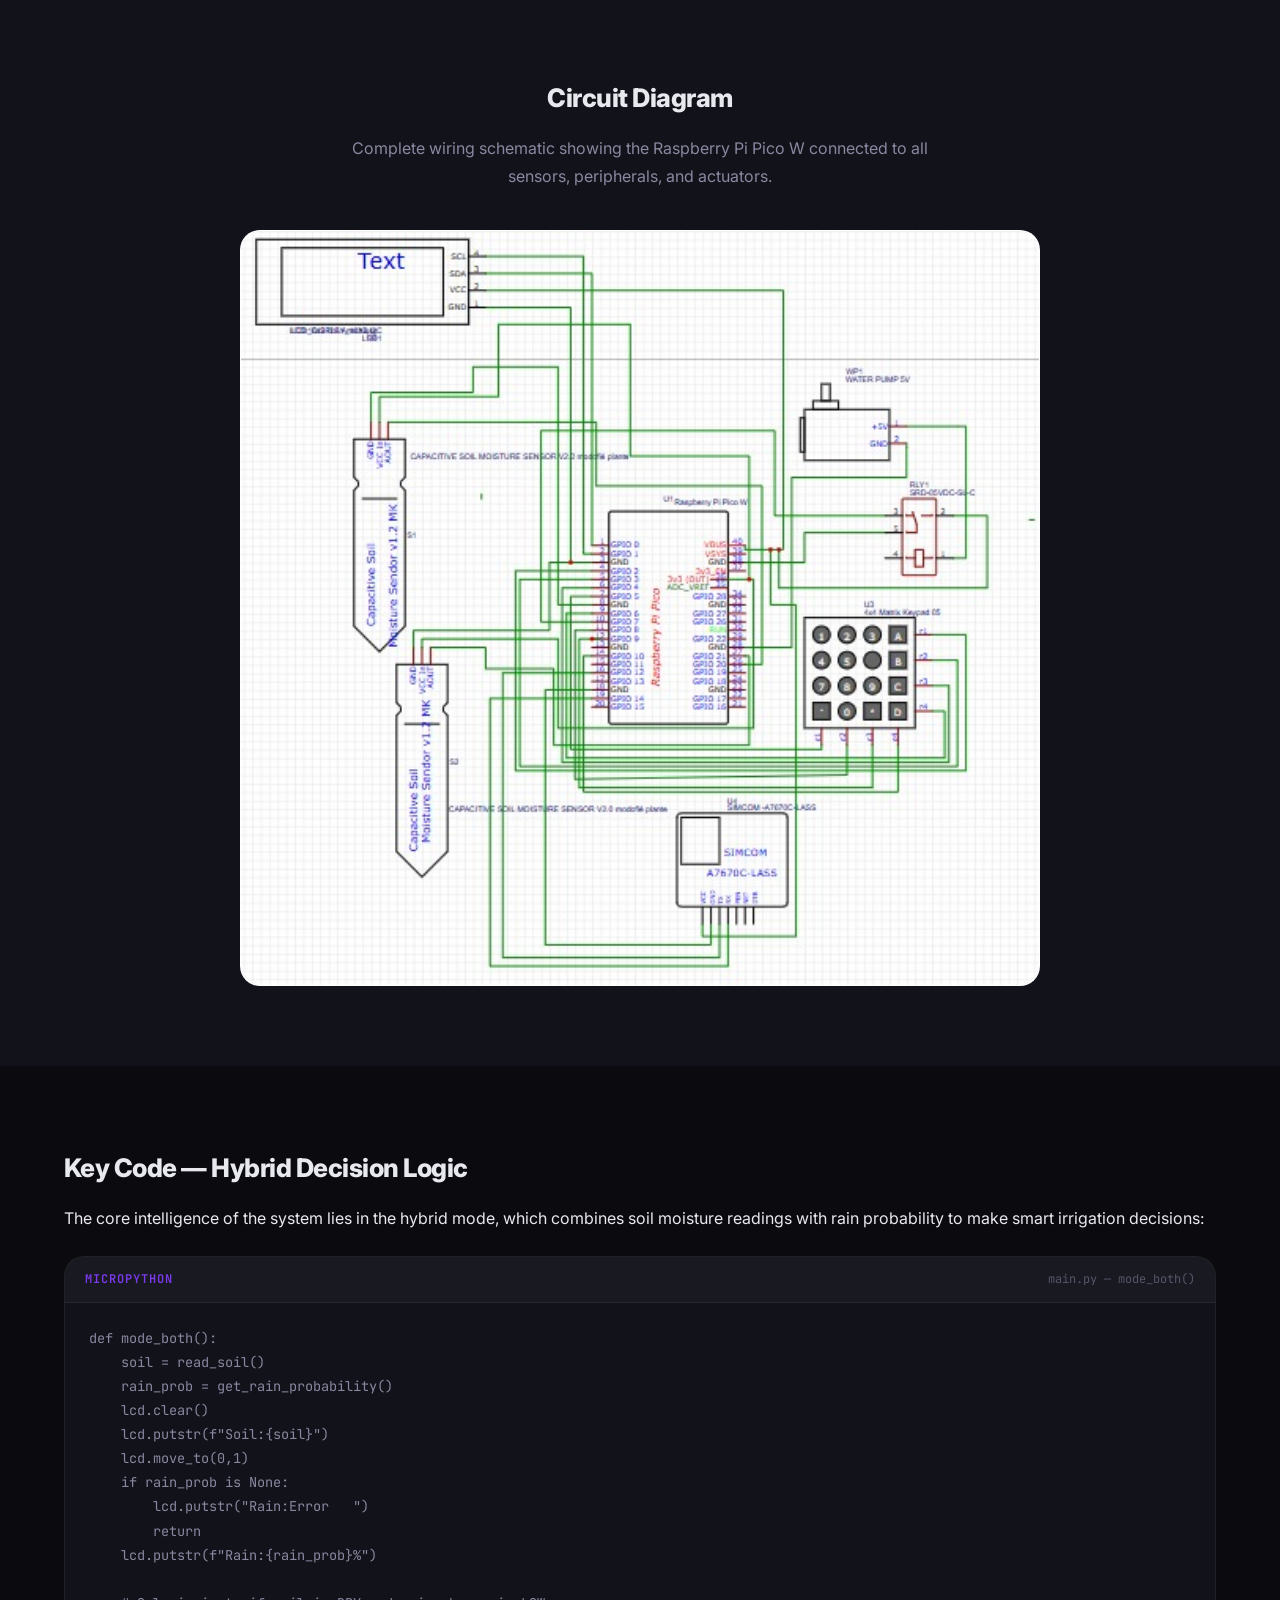
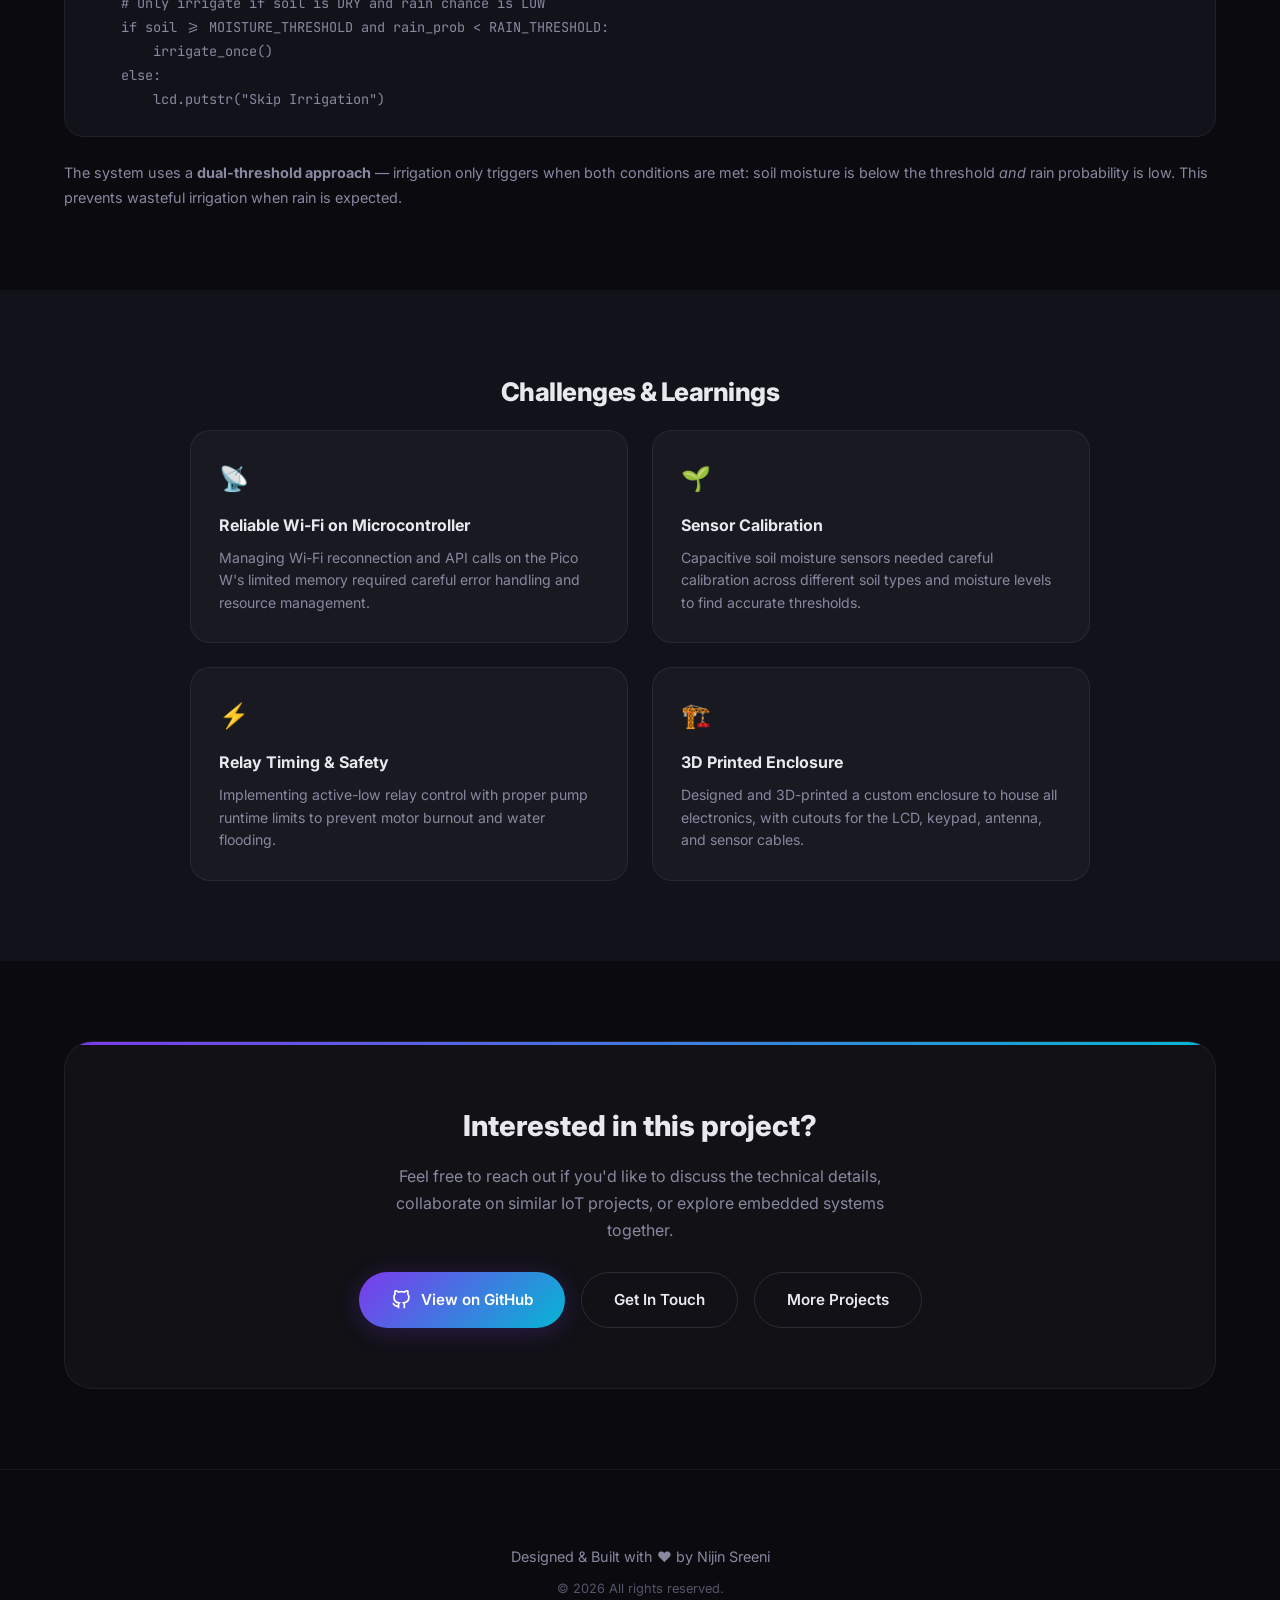
<file: project-irrigation.html>
<!DOCTYPE html>
<html lang="en">

<head>
    <meta charset="UTF-8">
    <meta name="viewport" content="width=device-width, initial-scale=1.0">
    <title>Smart Irrigation System — Nijin Sreeni</title>
    <meta name="description"
        content="Smart Wireless Automated Irrigation System built with Raspberry Pi Pico W — soil moisture sensing, weather API integration, keypad control, and relay-driven pump automation.">
    <link rel="preconnect" href="https://fonts.googleapis.com">
    <link rel="preconnect" href="https://fonts.gstatic.com" crossorigin>
    <link
        href="https://fonts.googleapis.com/css2?family=Inter:wght@300;400;500;600;700;800;900&family=JetBrains+Mono:wght@400;500;700&display=swap"
        rel="stylesheet">
    <link rel="stylesheet" href="style.css">
    <link rel="stylesheet" href="project-detail.css">
</head>

<body>

    <!-- ===================== NAVBAR ===================== -->
    <nav class="navbar scrolled" id="navbar">
        <div class="nav-container">
            <a href="index.html" class="nav-logo">
                <span class="logo-bracket"></span><span class="logo-dot"></span>
            </a>
            <ul class="nav-links" id="navLinks">
                <li><a href="index.html#about" class="nav-link">About</a></li>
                <li><a href="index.html#skills" class="nav-link">Skills</a></li>
                <li><a href="index.html#projects" class="nav-link active">Projects</a></li>
                <li><a href="index.html#achievements" class="nav-link">Achievements</a></li>
                <li><a href="index.html#experience" class="nav-link">Education</a></li>
                <li><a href="index.html#contact" class="nav-link">Contact</a></li>
            </ul>
            <a href="index.html#contact" class="nav-cta">Let's Talk</a>
            <button class="nav-toggle" id="navToggle" aria-label="Toggle navigation">
                <span></span><span></span><span></span>
            </button>
        </div>
    </nav>

    <!-- ===================== PROJECT HERO ===================== -->
    <section class="project-hero">
        <div class="project-hero-bg">
            <div class="gradient-orb orb-1"></div>
            <div class="gradient-orb orb-2"></div>
        </div>
        <div class="container">
            <a href="index.html#projects" class="back-link">
                <svg width="20" height="20" viewBox="0 0 24 24" fill="none" stroke="currentColor" stroke-width="2">
                    <path d="M19 12H5M12 19l-7-7 7-7" />
                </svg>
                <span>Back to Projects</span>
            </a>
            <div class="project-hero-content">
                <div class="project-hero-tags">
                    <span class="project-tag">Raspberry Pi Pico W</span>
                    <span class="project-tag">IoT</span>
                    <span class="project-tag">MicroPython</span>
                    <span class="project-tag">Sensors</span>
                    <span class="project-tag award-tag">🏆 Best Design Award</span>
                </div>
                <h1 class="project-hero-title">Smart Wireless Automated Irrigation System</h1>
                <p class="project-hero-subtitle">An intelligent, multi-mode irrigation controller that combines
                    real-time soil moisture sensing with weather forecast data to automate water management for
                    precision agriculture.</p>
                <div class="project-hero-meta">
                    <div class="meta-item">
                        <span class="meta-label">Competition</span>
                        <span class="meta-value">SAEINDIA NLC-ES 2025</span>
                    </div>
                    <div class="meta-item">
                        <span class="meta-label">Team</span>
                        <span class="meta-value">Team Innovis</span>
                    </div>
                    <div class="meta-item">
                        <span class="meta-label">Status</span>
                        <span class="meta-value status-complete">Completed</span>
                    </div>
                </div>
            </div>
        </div>
    </section>

    <!-- ===================== PROJECT GALLERY ===================== -->
    <section class="project-section">
        <div class="container">
            <div class="gallery-grid">
                <div class="gallery-item gallery-main">
                    <img src="irrigation-setup.jpg" alt="Irrigation system setup at SAEINDIA competition"
                        loading="lazy">
                    <div class="gallery-caption">System demonstration at SAEINDIA NLC-ES 2025</div>
                </div>
                <div class="gallery-item">
                    <img src="irrigation-demo.jpg" alt="Close-up of the irrigation system with soil sensors and pump"
                        loading="lazy">
                    <div class="gallery-caption">Soil sensors, water pump, and control unit</div>
                </div>
                <div class="gallery-item">
                    <img src="irrigation-working.jpg" alt="Working prototype with plants" loading="lazy">
                    <div class="gallery-caption">Working prototype irrigating plants</div>
                </div>
            </div>
        </div>
    </section>

    <!-- ===================== OVERVIEW ===================== -->
    <section class="project-section">
        <div class="container">
            <div class="content-grid">
                <div class="content-main">
                    <h2 class="content-title">Project Overview</h2>
                    <p>This project addresses the challenge of inefficient water usage in agriculture by building a
                        smart irrigation controller. The system uses a <strong>Raspberry Pi Pico W</strong> as its
                        brain, interfacing with capacitive soil moisture sensors, a weather forecast API, a 4x4 matrix
                        keypad, and an I2C LCD display to make intelligent irrigation decisions.</p>
                    <p>Unlike simple timer-based systems, this controller <strong>evaluates real-time soil conditions
                            and upcoming weather forecasts</strong> before deciding whether to irrigate — preventing
                        unnecessary water usage when rain is expected.</p>

                    <h2 class="content-title">The Problem</h2>
                    <p>Traditional irrigation systems either rely on fixed schedules or manual intervention, leading to:
                    </p>
                    <ul class="content-list">
                        <li>Overwatering and water wastage when soil is already moist</li>
                        <li>Irrigating right before rainfall — wasting water and electricity</li>
                        <li>Lack of real-time monitoring for farmers in remote locations</li>
                        <li>No intelligent decision-making based on environmental conditions</li>
                    </ul>

                    <h2 class="content-title">How It Works</h2>
                    <p>The system operates in <strong>multiple modes</strong> selectable via the keypad interface:</p>
                    <div class="mode-cards">
                        <div class="mode-card">
                            <div class="mode-number">1</div>
                            <div>
                                <h4>Soil Moisture Mode</h4>
                                <p>Continuously monitors soil moisture using dual capacitive sensors. Automatically
                                    turns the pump ON when soil is dry and OFF when wet. Real-time values displayed on
                                    LCD.</p>
                            </div>
                        </div>
                        <div class="mode-card">
                            <div class="mode-number">2</div>
                            <div>
                                <h4>Rain Forecast Mode</h4>
                                <p>Fetches real-time rain probability from WeatherAPI using Wi-Fi connectivity. Displays
                                    forecast data to help decide whether irrigation is needed.</p>
                            </div>
                        </div>
                        <div class="mode-card">
                            <div class="mode-number">3</div>
                            <div>
                                <h4>Hybrid Mode (Soil + Rain)</h4>
                                <p>The smartest mode — combines soil moisture readings with rain probability. Only
                                    irrigates when soil is dry <strong>AND</strong> rain chance is below the threshold,
                                    preventing unnecessary watering.</p>
                            </div>
                        </div>
                        <div class="mode-card">
                            <div class="mode-number">4/5</div>
                            <div>
                                <h4>Manual Override</h4>
                                <p>Direct pump ON/OFF control for manual operation when automated control isn't needed.
                                </p>
                            </div>
                        </div>
                    </div>
                </div>

                <div class="content-sidebar">
                    <div class="sidebar-card">
                        <h3>Hardware Components</h3>
                        <ul class="component-list">
                            <li>
                                <span class="component-icon">🔧</span>
                                <span>Raspberry Pi Pico W</span>
                            </li>
                            <li>
                                <span class="component-icon">🌱</span>
                                <span>2× Capacitive Soil Moisture Sensors (v1.2 / v2.0)</span>
                            </li>
                            <li>
                                <span class="component-icon">🔌</span>
                                <span>5V Relay Module (Active LOW)</span>
                            </li>
                            <li>
                                <span class="component-icon">💧</span>
                                <span>5V Submersible Water Pump</span>
                            </li>
                            <li>
                                <span class="component-icon">📺</span>
                                <span>16×2 I2C LCD Display</span>
                            </li>
                            <li>
                                <span class="component-icon">⌨️</span>
                                <span>4×4 Matrix Keypad</span>
                            </li>
                            <li>
                                <span class="component-icon">📡</span>
                                <span>SIMCOM A7670C-LASS (GSM/4G Module)</span>
                            </li>
                        </ul>
                    </div>

                    <div class="sidebar-card">
                        <h3>Software Stack</h3>
                        <ul class="component-list">
                            <li><span class="component-icon">🐍</span><span>MicroPython</span></li>
                            <li><span class="component-icon">📶</span><span>Wi-Fi (network module)</span></li>
                            <li><span class="component-icon">🌧️</span><span>WeatherAPI (REST)</span></li>
                            <li><span class="component-icon">🖥️</span><span>I2C LCD Driver</span></li>
                            <li><span class="component-icon">🎹</span><span>Custom Keypad Driver</span></li>
                        </ul>
                    </div>

                    <div class="sidebar-card">
                        <h3>Recognition</h3>
                        <div class="award-badge">
                            <svg width="28" height="28" viewBox="0 0 24 24" fill="none" stroke="currentColor"
                                stroke-width="1.5">
                                <polygon
                                    points="12 2 15.09 8.26 22 9.27 17 14.14 18.18 21.02 12 17.77 5.82 21.02 7 14.14 2 9.27 8.91 8.26 12 2" />
                            </svg>
                            <div>
                                <strong>Best Design Award</strong>
                                <span>SAEINDIA Southern Section NLC-ES 2025</span>
                                <span>Christ College of Engineering</span>
                            </div>
                        </div>
                    </div>
                </div>
            </div>
        </div>
    </section>

    <!-- ===================== CIRCUIT DIAGRAM ===================== -->
    <section class="project-section section-alt">
        <div class="container">
            <h2 class="content-title center">Circuit Diagram</h2>
            <p class="center-text">Complete wiring schematic showing the Raspberry Pi Pico W connected to all sensors,
                peripherals, and actuators.</p>
            <div class="circuit-diagram">
                <img src="irrigation-circuit.jpg" alt="Circuit diagram of the Smart Irrigation System" loading="lazy">
            </div>
        </div>
    </section>

    <!-- ===================== CODE SNIPPET ===================== -->
    <section class="project-section">
        <div class="container">
            <h2 class="content-title">Key Code — Hybrid Decision Logic</h2>
            <p>The core intelligence of the system lies in the hybrid mode, which combines soil moisture readings with
                rain probability to make smart irrigation decisions:</p>
            <div class="code-block">
                <div class="code-header">
                    <span class="code-lang">MicroPython</span>
                    <span class="code-file">main.py — mode_both()</span>
                </div>
                <pre><code>def mode_both():
    soil = read_soil()
    rain_prob = get_rain_probability()
    lcd.clear()
    lcd.putstr(f"Soil:{soil}")
    lcd.move_to(0,1)
    if rain_prob is None:
        lcd.putstr("Rain:Error   ")
        return
    lcd.putstr(f"Rain:{rain_prob}%")

    # Only irrigate if soil is DRY and rain chance is LOW
    if soil >= MOISTURE_THRESHOLD and rain_prob < RAIN_THRESHOLD:
        irrigate_once()
    else:
        lcd.putstr("Skip Irrigation")
</code></pre>
            </div>
            <p class="code-note">The system uses a <strong>dual-threshold approach</strong> — irrigation only triggers
                when both conditions are met: soil moisture is below the threshold <em>and</em> rain probability is low.
                This prevents wasteful irrigation when rain is expected.</p>
        </div>
    </section>

    <!-- ===================== CHALLENGES ===================== -->
    <section class="project-section section-alt">
        <div class="container">
            <h2 class="content-title center">Challenges & Learnings</h2>
            <div class="challenges-grid">
                <div class="challenge-card">
                    <div class="challenge-icon">📡</div>
                    <h4>Reliable Wi-Fi on Microcontroller</h4>
                    <p>Managing Wi-Fi reconnection and API calls on the Pico W's limited memory required careful error
                        handling and resource management.</p>
                </div>
                <div class="challenge-card">
                    <div class="challenge-icon">🌱</div>
                    <h4>Sensor Calibration</h4>
                    <p>Capacitive soil moisture sensors needed careful calibration across different soil types and
                        moisture levels to find accurate thresholds.</p>
                </div>
                <div class="challenge-card">
                    <div class="challenge-icon">⚡</div>
                    <h4>Relay Timing & Safety</h4>
                    <p>Implementing active-low relay control with proper pump runtime limits to prevent motor burnout
                        and water flooding.</p>
                </div>
                <div class="challenge-card">
                    <div class="challenge-icon">🏗️</div>
                    <h4>3D Printed Enclosure</h4>
                    <p>Designed and 3D-printed a custom enclosure to house all electronics, with cutouts for the LCD,
                        keypad, antenna, and sensor cables.</p>
                </div>
            </div>
        </div>
    </section>

    <!-- ===================== CTA ===================== -->
    <section class="project-section">
        <div class="container">
            <div class="project-cta">
                <h2>Interested in this project?</h2>
                <p>Feel free to reach out if you'd like to discuss the technical details, collaborate on similar IoT
                    projects, or explore embedded systems together.</p>
                <div class="cta-buttons">
                    <a href="https://github.com/nijinai" class="btn btn-primary" target="_blank">
                        <svg width="20" height="20" viewBox="0 0 24 24" fill="none" stroke="currentColor"
                            stroke-width="2">
                            <path
                                d="M9 19c-5 1.5-5-2.5-7-3m14 6v-3.87a3.37 3.37 0 0 0-.94-2.61c3.14-.35 6.44-1.54 6.44-7A5.44 5.44 0 0 0 20 4.77 5.07 5.07 0 0 0 19.91 1S18.73.65 16 2.48a13.38 13.38 0 0 0-7 0C6.27.65 5.09 1 5.09 1A5.07 5.07 0 0 0 5 4.77a5.44 5.44 0 0 0-1.5 3.78c0 5.42 3.3 6.61 6.44 7A3.37 3.37 0 0 0 9 18.13V22" />
                        </svg>
                        <span>View on GitHub</span>
                    </a>
                    <a href="index.html#contact" class="btn btn-outline">
                        <span>Get In Touch</span>
                    </a>
                    <a href="index.html#projects" class="btn btn-outline">
                        <span>More Projects</span>
                    </a>
                </div>
            </div>
        </div>
    </section>

    <!-- ===================== FOOTER ===================== -->
    <footer class="footer">
        <div class="container">
            <div class="footer-content">
                <a href="index.html" class="footer-logo">
                </a>
                <p class="footer-text">Designed & Built with ❤️ by Nijin Sreeni</p>
                <p class="footer-copyright">&copy; 2026 All rights reserved.</p>
            </div>
        </div>
    </footer>

    <script src="script.js"></script>
</body>

</html>
</file>
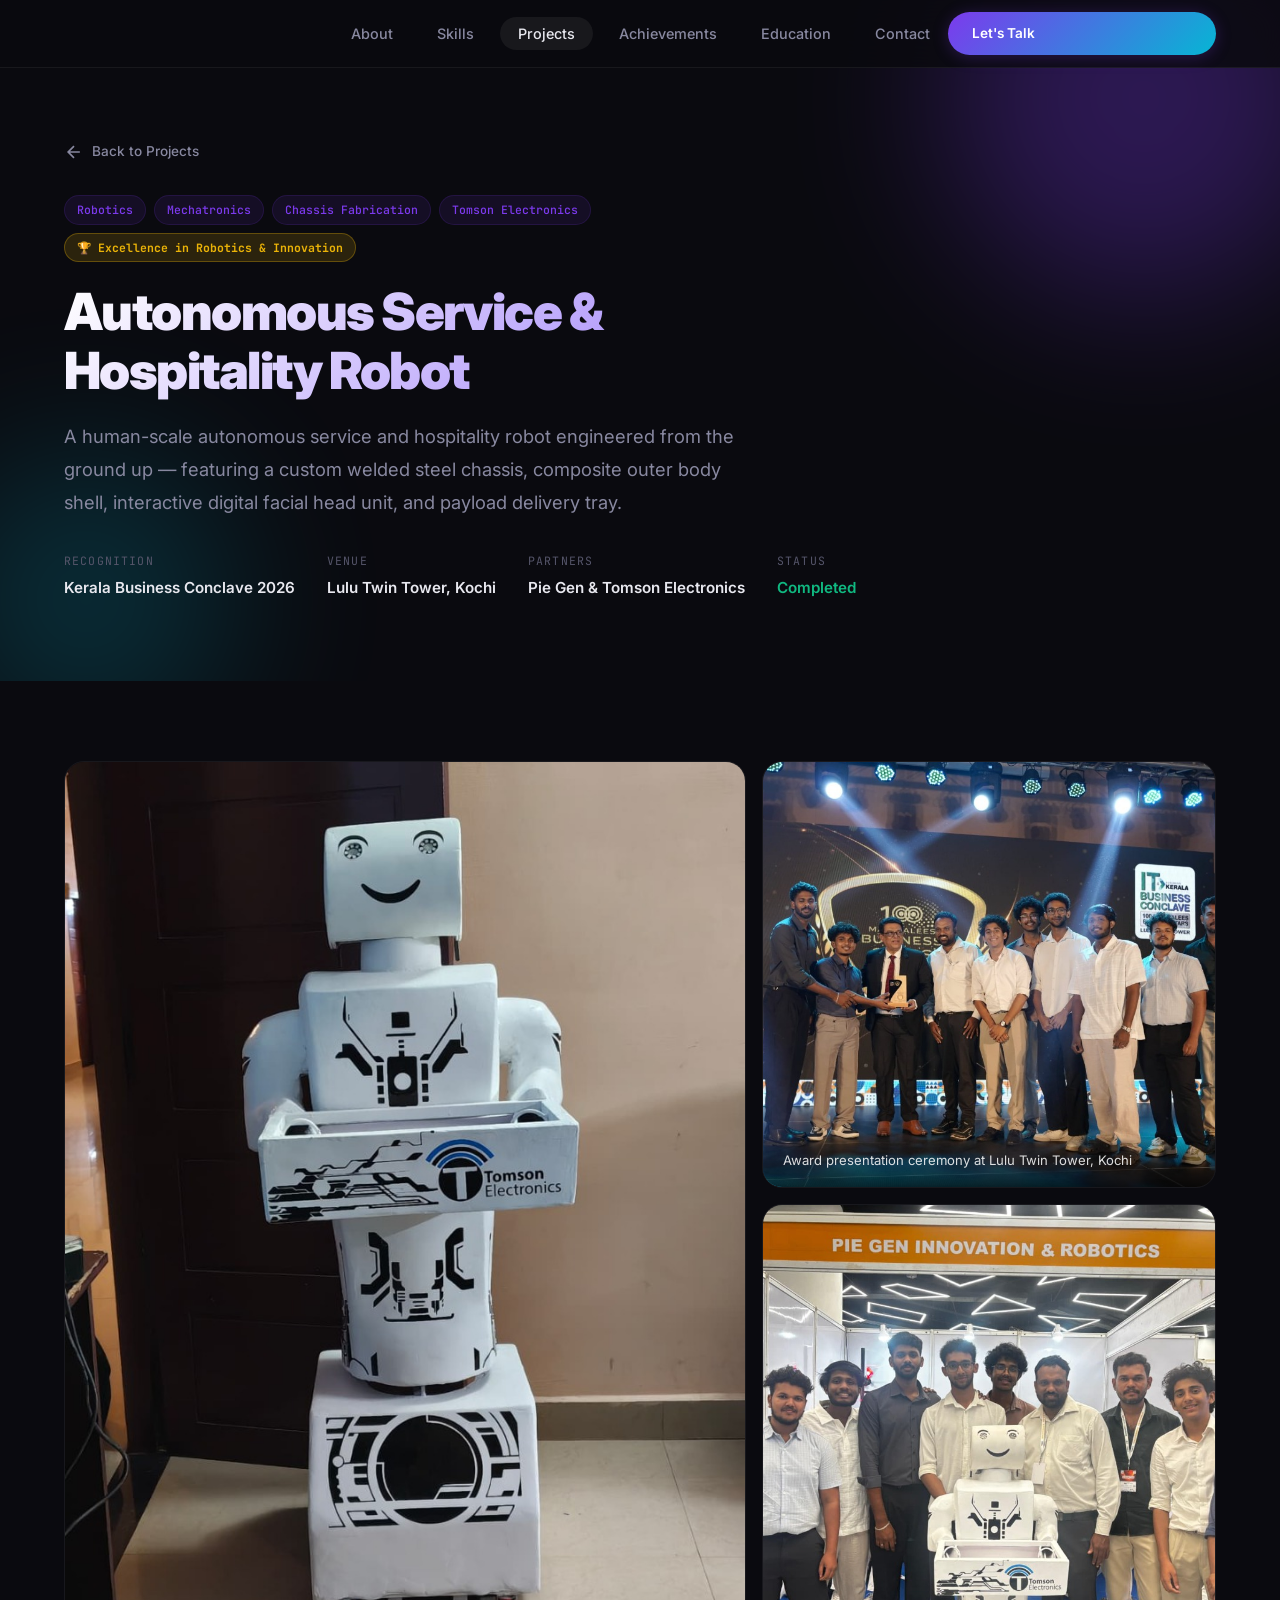
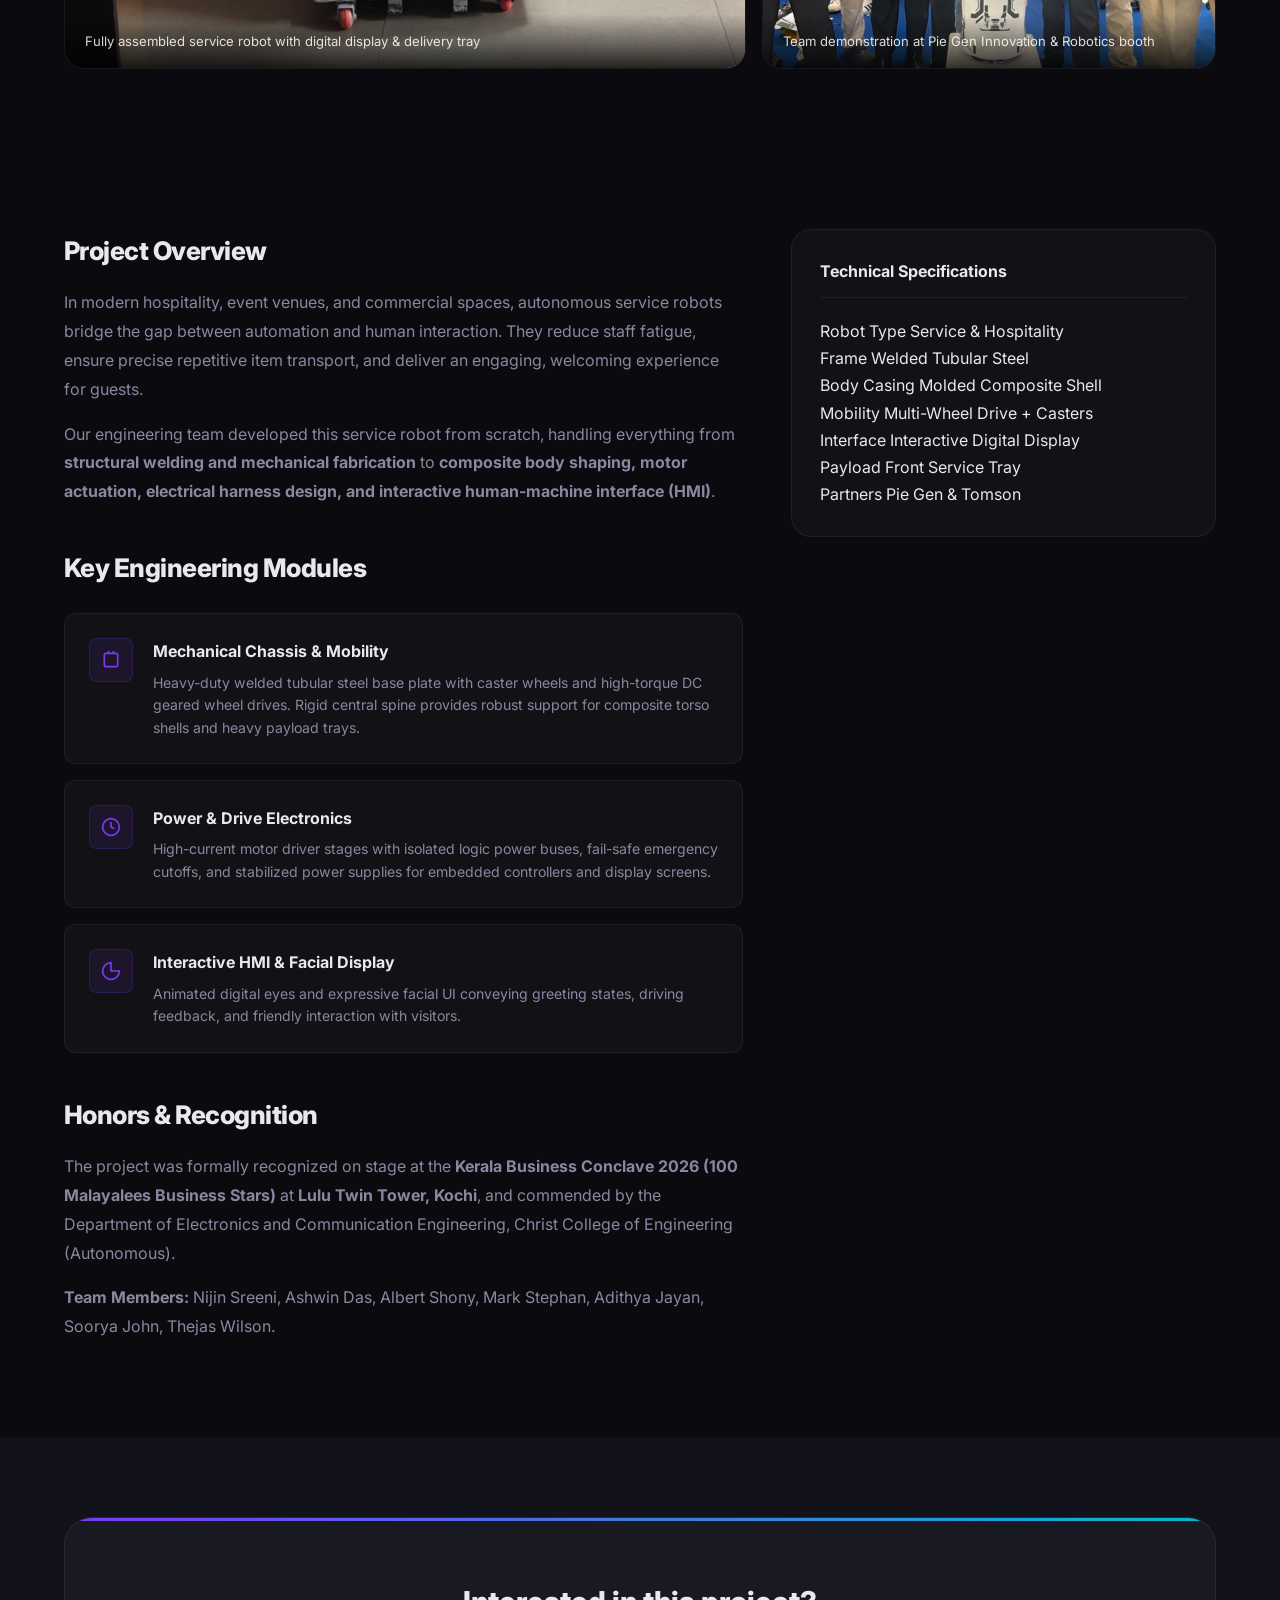
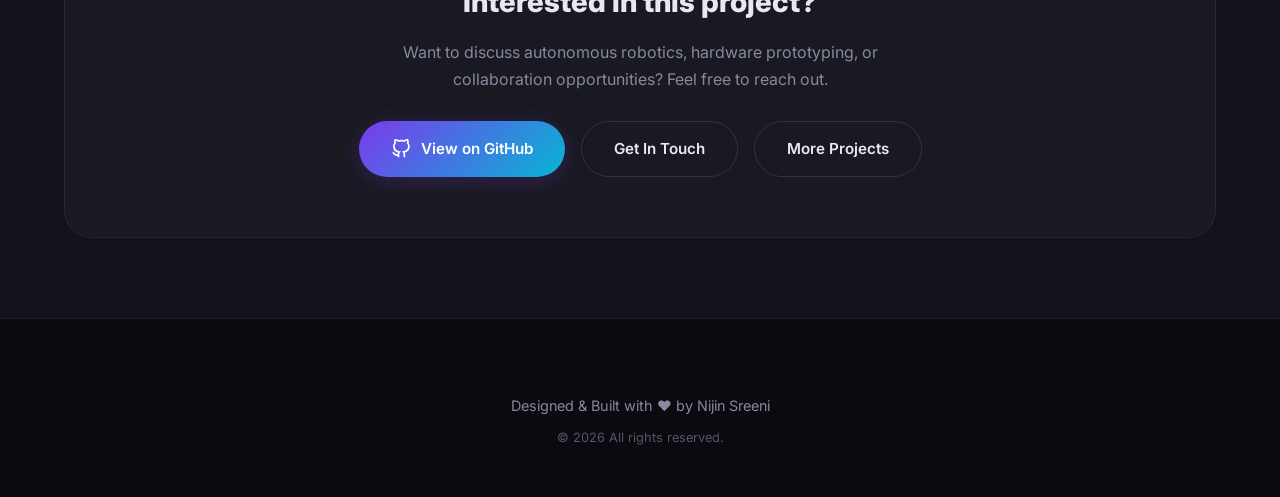
<file: project-robotics.html>
<!DOCTYPE html>
<html lang="en">

<head>
    <meta charset="UTF-8">
    <meta name="viewport" content="width=device-width, initial-scale=1.0">
    <title>Autonomous Service & Hospitality Robot — Nijin Sreeni</title>
    <meta name="description"
        content="Autonomous Service & Hospitality Robot engineered by Nijin Sreeni and team. Honored for Excellence in Robotics & Innovation at Kerala Business Conclave 2026.">
    <link rel="preconnect" href="https://fonts.googleapis.com">
    <link rel="preconnect" href="https://fonts.gstatic.com" crossorigin>
    <link
        href="https://fonts.googleapis.com/css2?family=Inter:wght@300;400;500;600;700;800;900&family=JetBrains+Mono:wght@400;500;700&display=swap"
        rel="stylesheet">
    <link rel="stylesheet" href="style.css">
    <link rel="stylesheet" href="project-detail.css">
</head>

<body>

    <!-- ===================== NAVBAR ===================== -->
    <nav class="navbar scrolled" id="navbar">
        <div class="nav-container">
            <a href="index.html" class="nav-logo">
            </a>
            <ul class="nav-links" id="navLinks">
                <li><a href="index.html#about" class="nav-link">About</a></li>
                <li><a href="index.html#skills" class="nav-link">Skills</a></li>
                <li><a href="index.html#projects" class="nav-link active">Projects</a></li>
                <li><a href="index.html#achievements" class="nav-link">Achievements</a></li>
                <li><a href="index.html#experience" class="nav-link">Education</a></li>
                <li><a href="index.html#contact" class="nav-link">Contact</a></li>
            </ul>
            <a href="index.html#contact" class="nav-cta">Let's Talk</a>
            <button class="nav-toggle" id="navToggle" aria-label="Toggle navigation">
                <span></span><span></span><span></span>
            </button>
        </div>
    </nav>

    <!-- ===================== PROJECT HERO ===================== -->
    <section class="project-hero">
        <div class="project-hero-bg">
            <div class="gradient-orb orb-1"></div>
            <div class="gradient-orb orb-2"></div>
        </div>
        <div class="container">
            <a href="index.html#projects" class="back-link">
                <svg width="20" height="20" viewBox="0 0 24 24" fill="none" stroke="currentColor" stroke-width="2">
                    <path d="M19 12H5M12 19l-7-7 7-7" />
                </svg>
                <span>Back to Projects</span>
            </a>
            <div class="project-hero-content">
                <div class="project-hero-tags">
                    <span class="project-tag">Robotics</span>
                    <span class="project-tag">Mechatronics</span>
                    <span class="project-tag">Chassis Fabrication</span>
                    <span class="project-tag">Tomson Electronics</span>
                    <span class="project-tag award-tag">🏆 Excellence in Robotics &amp; Innovation</span>
                </div>
                <h1 class="project-hero-title">Autonomous Service &amp; Hospitality Robot</h1>
                <p class="project-hero-subtitle">A human-scale autonomous service and hospitality robot engineered from
                    the ground up — featuring a custom welded steel chassis, composite outer body shell, interactive
                    digital facial head unit, and payload delivery tray.</p>
                <div class="project-hero-meta">
                    <div class="meta-item">
                        <span class="meta-label">Recognition</span>
                        <span class="meta-value">Kerala Business Conclave 2026</span>
                    </div>
                    <div class="meta-item">
                        <span class="meta-label">Venue</span>
                        <span class="meta-value">Lulu Twin Tower, Kochi</span>
                    </div>
                    <div class="meta-item">
                        <span class="meta-label">Partners</span>
                        <span class="meta-value">Pie Gen &amp; Tomson Electronics</span>
                    </div>
                    <div class="meta-item">
                        <span class="meta-label">Status</span>
                        <span class="meta-value status-complete">Completed</span>
                    </div>
                </div>
            </div>
        </div>
    </section>

    <!-- ===================== PROJECT GALLERY ===================== -->
    <section class="project-section">
        <div class="container">
            <div class="gallery-grid">
                <div class="gallery-item gallery-main">
                    <img src="robotics-robot.jpg"
                        alt="Autonomous Service & Hospitality Robot prototype with Tomson Electronics tray" loading="lazy">
                    <div class="gallery-caption">Fully assembled service robot with digital display &amp; delivery tray</div>
                </div>
                <div class="gallery-item">
                    <img src="robotics-award-stage.jpg"
                        alt="Receiving the Excellence Award on stage at Kerala Business Conclave 2026" loading="lazy">
                    <div class="gallery-caption">Award presentation ceremony at Lulu Twin Tower, Kochi</div>
                </div>
                <div class="gallery-item">
                    <img src="robotics-team-booth.jpg"
                        alt="Team showcasing robot at Pie Gen Innovation & Robotics booth" loading="lazy">
                    <div class="gallery-caption">Team demonstration at Pie Gen Innovation &amp; Robotics booth</div>
                </div>
            </div>
        </div>
    </section>

    <!-- ===================== OVERVIEW ===================== -->
    <section class="project-section">
        <div class="container">
            <div class="content-grid">
                <div class="content-main">
                    <h2 class="content-title">Project Overview</h2>
                    <p>In modern hospitality, event venues, and commercial spaces, autonomous service robots bridge the
                        gap between automation and human interaction. They reduce staff fatigue, ensure precise repetitive
                        item transport, and deliver an engaging, welcoming experience for guests.</p>
                    <p>Our engineering team developed this service robot from scratch, handling everything from <strong>structural
                            welding and mechanical fabrication</strong> to <strong>composite body shaping, motor
                            actuation, electrical harness design, and interactive human-machine interface (HMI)</strong>.</p>

                    <h2 class="content-title">Key Engineering Modules</h2>
                    <div class="mode-cards">
                        <div class="mode-card">
                            <div class="mode-number">
                                <svg width="20" height="20" viewBox="0 0 24 24" fill="none" stroke="currentColor"
                                    stroke-width="2">
                                    <rect x="4" y="4" width="16" height="16" rx="2" />
                                    <line x1="9" y1="1" x2="9" y2="4" />
                                    <line x1="15" y1="1" x2="15" y2="4" />
                                </svg>
                            </div>
                            <div>
                                <h4>Mechanical Chassis &amp; Mobility</h4>
                                <p>Heavy-duty welded tubular steel base plate with caster wheels and high-torque DC geared wheel
                                    drives. Rigid central spine provides robust support for composite torso shells and heavy payload trays.</p>
                            </div>
                        </div>
                        <div class="mode-card">
                            <div class="mode-number">
                                <svg width="20" height="20" viewBox="0 0 24 24" fill="none" stroke="currentColor"
                                    stroke-width="2">
                                    <circle cx="12" cy="12" r="10" />
                                    <polyline points="12 6 12 12 16 14" />
                                </svg>
                            </div>
                            <div>
                                <h4>Power &amp; Drive Electronics</h4>
                                <p>High-current motor driver stages with isolated logic power buses, fail-safe emergency cutoffs,
                                    and stabilized power supplies for embedded controllers and display screens.</p>
                            </div>
                        </div>
                        <div class="mode-card">
                            <div class="mode-number">
                                <svg width="20" height="20" viewBox="0 0 24 24" fill="none" stroke="currentColor"
                                    stroke-width="2">
                                    <path d="M12 2a10 10 0 1 0 10 10H12V2z" />
                                </svg>
                            </div>
                            <div>
                                <h4>Interactive HMI &amp; Facial Display</h4>
                                <p>Animated digital eyes and expressive facial UI conveying greeting states, driving feedback,
                                    and friendly interaction with visitors.</p>
                            </div>
                        </div>
                    </div>

                    <h2 class="content-title">Honors &amp; Recognition</h2>
                    <p>The project was formally recognized on stage at the <strong>Kerala Business Conclave 2026 (100
                            Malayalees Business Stars)</strong> at <strong>Lulu Twin Tower, Kochi</strong>, and commended by the
                        Department of Electronics and Communication Engineering, Christ College of Engineering (Autonomous).</p>
                    <p><strong>Team Members:</strong> Nijin Sreeni, Ashwin Das, Albert Shony, Mark Stephan, Adithya Jayan,
                        Soorya John, Thejas Wilson.</p>
                </div>

                <!-- Sidebar Specifications -->
                <div class="content-sidebar">
                    <div class="sidebar-card">
                        <h3>Technical Specifications</h3>
                        <div class="spec-list">
                            <div class="spec-row">
                                <span class="spec-label">Robot Type</span>
                                <span class="spec-value">Service &amp; Hospitality</span>
                            </div>
                            <div class="spec-row">
                                <span class="spec-label">Frame</span>
                                <span class="spec-value">Welded Tubular Steel</span>
                            </div>
                            <div class="spec-row">
                                <span class="spec-label">Body Casing</span>
                                <span class="spec-value">Molded Composite Shell</span>
                            </div>
                            <div class="spec-row">
                                <span class="spec-label">Mobility</span>
                                <span class="spec-value">Multi-Wheel Drive + Casters</span>
                            </div>
                            <div class="spec-row">
                                <span class="spec-label">Interface</span>
                                <span class="spec-value">Interactive Digital Display</span>
                            </div>
                            <div class="spec-row">
                                <span class="spec-label">Payload</span>
                                <span class="spec-value">Front Service Tray</span>
                            </div>
                            <div class="spec-row">
                                <span class="spec-label">Partners</span>
                                <span class="spec-value">Pie Gen &amp; Tomson</span>
                            </div>
                        </div>
                    </div>
                </div>
            </div>
        </div>
    </section>

    <!-- ===================== CTA ===================== -->
    <section class="project-section section-alt">
        <div class="container">
            <div class="project-cta">
                <h2>Interested in this project?</h2>
                <p>Want to discuss autonomous robotics, hardware prototyping, or collaboration opportunities? Feel free to
                    reach out.</p>
                <div class="cta-buttons">
                    <a href="https://github.com/nijinai" class="btn btn-primary" target="_blank">
                        <svg width="20" height="20" viewBox="0 0 24 24" fill="none" stroke="currentColor"
                            stroke-width="2">
                            <path
                                d="M9 19c-5 1.5-5-2.5-7-3m14 6v-3.87a3.37 3.37 0 0 0-.94-2.61c3.14-.35 6.44-1.54 6.44-7A5.44 5.44 0 0 0 20 4.77 5.07 5.07 0 0 0 19.91 1S18.73.65 16 2.48a13.38 13.38 0 0 0-7 0C6.27.65 5.09 1 5.09 1A5.07 5.07 0 0 0 5 4.77a5.44 5.44 0 0 0-1.5 3.78c0 5.42 3.3 6.61 6.44 7A3.37 3.37 0 0 0 9 18.13V22" />
                        </svg>
                        <span>View on GitHub</span>
                    </a>
                    <a href="index.html#contact" class="btn btn-outline">
                        <span>Get In Touch</span>
                    </a>
                    <a href="index.html#projects" class="btn btn-outline">
                        <span>More Projects</span>
                    </a>
                </div>
            </div>
        </div>
    </section>

    <!-- ===================== FOOTER ===================== -->
    <footer class="footer">
        <div class="container">
            <div class="footer-content">
                <a href="index.html" class="footer-logo">
                </a>
                <p class="footer-text">Designed & Built with ❤️ by Nijin Sreeni</p>
                <p class="footer-copyright">&copy; 2026 All rights reserved.</p>
            </div>
        </div>
    </footer>

    <script src="script.js"></script>
</body>

</html>
</file>
<file: style.css>
/* ============================================
   PORTFOLIO — DESIGN SYSTEM & STYLES
   ============================================ */

/* ---- CSS Custom Properties ---- */
:root {
    /* Colors */
    --bg-primary: #0a0a0f;
    --bg-secondary: #12121a;
    --bg-card: rgba(255, 255, 255, 0.03);
    --bg-card-hover: rgba(255, 255, 255, 0.06);
    --bg-glass: rgba(255, 255, 255, 0.04);
    --border-color: rgba(255, 255, 255, 0.06);
    --border-hover: rgba(255, 255, 255, 0.12);

    --text-primary: #e8e8ef;
    --text-secondary: #8888a0;
    --text-muted: #55556a;

    --accent-primary: #7c3aed;
    --accent-secondary: #06b6d4;
    --accent-gradient: linear-gradient(135deg, #7c3aed, #06b6d4);
    --accent-glow: rgba(124, 58, 237, 0.25);
    --accent-glow-cyan: rgba(6, 182, 212, 0.2);

    /* Typography */
    --font-main: 'Inter', -apple-system, BlinkMacSystemFont, sans-serif;
    --font-mono: 'JetBrains Mono', 'Fira Code', monospace;

    /* Spacing */
    --section-padding: 120px 0;
    --container-max: 1200px;
    --container-padding: 0 24px;

    /* Transitions */
    --ease-out: cubic-bezier(0.22, 1, 0.36, 1);
    --ease-spring: cubic-bezier(0.34, 1.56, 0.64, 1);
    --transition-fast: 0.2s var(--ease-out);
    --transition-medium: 0.4s var(--ease-out);
    --transition-slow: 0.6s var(--ease-out);

    /* Border Radius */
    --radius-sm: 8px;
    --radius-md: 12px;
    --radius-lg: 20px;
    --radius-xl: 28px;
}

/* ---- Reset & Base ---- */
*,
*::before,
*::after {
    margin: 0;
    padding: 0;
    box-sizing: border-box;
}

html {
    scroll-behavior: smooth;
    scroll-padding-top: 80px;
}

body {
    font-family: var(--font-main);
    background-color: var(--bg-primary);
    color: var(--text-primary);
    line-height: 1.7;
    overflow-x: hidden;
    -webkit-font-smoothing: antialiased;
    -moz-osx-font-smoothing: grayscale;
}

a {
    color: inherit;
    text-decoration: none;
}

img {
    max-width: 100%;
    display: block;
}

button {
    font-family: inherit;
    cursor: pointer;
    border: none;
    background: none;
}

ul {
    list-style: none;
}

.container {
    max-width: var(--container-max);
    margin: 0 auto;
    padding: var(--container-padding);
}

.section {
    padding: var(--section-padding);
    position: relative;
}

.accent {
    background: var(--accent-gradient);
    -webkit-background-clip: text;
    -webkit-text-fill-color: transparent;
    background-clip: text;
}

/* ---- Section Headers ---- */
.section-header {
    text-align: center;
    margin-bottom: 64px;
}

.section-tag {
    font-family: var(--font-mono);
    font-size: 0.85rem;
    color: var(--accent-primary);
    letter-spacing: 0.05em;
    display: block;
    margin-bottom: 12px;
}

.section-title {
    font-size: clamp(2rem, 5vw, 3rem);
    font-weight: 800;
    letter-spacing: -0.03em;
}

/* ---- Buttons ---- */
.btn {
    display: inline-flex;
    align-items: center;
    gap: 10px;
    padding: 14px 32px;
    border-radius: 50px;
    font-size: 0.95rem;
    font-weight: 600;
    transition: all var(--transition-medium);
    position: relative;
    overflow: hidden;
}

.btn-primary {
    background: var(--accent-gradient);
    color: #fff;
    box-shadow: 0 4px 24px var(--accent-glow);
}

.btn-primary:hover {
    transform: translateY(-2px);
    box-shadow: 0 8px 40px var(--accent-glow);
}

.btn-outline {
    border: 1.5px solid var(--border-hover);
    color: var(--text-primary);
    backdrop-filter: blur(8px);
}

.btn-outline:hover {
    border-color: var(--accent-primary);
    color: var(--accent-primary);
    box-shadow: 0 0 24px var(--accent-glow);
    transform: translateY(-2px);
}

/* ============================================
   NAVBAR
   ============================================ */
.navbar {
    position: fixed;
    top: 0;
    left: 0;
    right: 0;
    z-index: 1000;
    padding: 20px 0;
    transition: all var(--transition-medium);
}

.navbar.scrolled {
    padding: 12px 0;
    background: rgba(10, 10, 15, 0.85);
    backdrop-filter: blur(20px);
    border-bottom: 1px solid var(--border-color);
}

.nav-container {
    max-width: var(--container-max);
    margin: 0 auto;
    padding: var(--container-padding);
    display: grid;
    grid-template-columns: 1fr auto 1fr;
    align-items: center;
    position: relative;
}

.nav-links {
    grid-column: 2;
    display: flex;
    align-items: center;
    gap: 8px;
}

.nav-cta-wrapper {
    grid-column: 3;
    display: flex;
    justify-content: flex-end;
    align-items: center;
}


.nav-logo {
    font-size: 1.4rem;
    font-weight: 800;
    letter-spacing: -0.02em;
    transition: color var(--transition-fast);
}

.logo-bracket {
    color: var(--accent-primary);
    font-weight: 400;
}

.logo-dot {
    color: var(--accent-secondary);
}

.nav-links {
    flex: 1;
    display: flex;
    align-items: center;
    justify-content: center;
    gap: 8px;
}

.nav-link {
    padding: 8px 18px;
    font-size: 0.9rem;
    font-weight: 500;
    color: var(--text-secondary);
    border-radius: 50px;
    transition: all var(--transition-fast);
    position: relative;
}

.nav-link:hover,
.nav-link.active {
    color: var(--text-primary);
}

.nav-link.active {
    background: var(--bg-card-hover);
}

.nav-cta {
    padding: 10px 24px;
    background: var(--accent-gradient);
    color: #fff;
    border-radius: 50px;
    font-size: 0.85rem;
    font-weight: 600;
    transition: all var(--transition-medium);
    box-shadow: 0 2px 16px var(--accent-glow);
}

.nav-cta:hover {
    transform: translateY(-1px);
    box-shadow: 0 4px 24px var(--accent-glow);
}

.nav-toggle {
    display: none;
    flex-direction: column;
    gap: 5px;
    padding: 8px;
    z-index: 1001;
}

.nav-toggle span {
    width: 24px;
    height: 2px;
    background: var(--text-primary);
    border-radius: 2px;
    transition: all var(--transition-fast);
}

.nav-toggle.active span:nth-child(1) {
    transform: rotate(45deg) translate(5px, 5px);
}

.nav-toggle.active span:nth-child(2) {
    opacity: 0;
}

.nav-toggle.active span:nth-child(3) {
    transform: rotate(-45deg) translate(5px, -5px);
}

/* ============================================
   HERO
   ============================================ */
.hero {
    min-height: 100vh;
    display: flex;
    align-items: center;
    justify-content: center;
    position: relative;
    overflow: hidden;
}

.hero-bg {
    position: absolute;
    inset: 0;
    z-index: 0;
}

.gradient-orb {
    position: absolute;
    border-radius: 50%;
    filter: blur(80px);
    opacity: 0.4;
    animation: float 12s infinite ease-in-out;
}

.orb-1 {
    width: 500px;
    height: 500px;
    background: var(--accent-primary);
    top: -10%;
    right: -5%;
    animation-delay: 0s;
}

.orb-2 {
    width: 400px;
    height: 400px;
    background: var(--accent-secondary);
    bottom: -10%;
    left: -5%;
    animation-delay: -4s;
}

.orb-3 {
    width: 300px;
    height: 300px;
    background: #ec4899;
    top: 50%;
    left: 50%;
    transform: translate(-50%, -50%);
    animation-delay: -8s;
    opacity: 0.15;
}

.grid-overlay {
    position: absolute;
    inset: 0;
    background-image:
        linear-gradient(rgba(255, 255, 255, 0.02) 1px, transparent 1px),
        linear-gradient(90deg, rgba(255, 255, 255, 0.02) 1px, transparent 1px);
    background-size: 60px 60px;
    mask-image: radial-gradient(ellipse at center, black 30%, transparent 70%);
    -webkit-mask-image: radial-gradient(ellipse at center, black 30%, transparent 70%);
}

@keyframes float {

    0%,
    100% {
        transform: translate(0, 0) scale(1);
    }

    33% {
        transform: translate(30px, -30px) scale(1.05);
    }

    66% {
        transform: translate(-20px, 20px) scale(0.95);
    }
}

.hero-content {
    position: relative;
    z-index: 1;
    text-align: center;
    max-width: 1200px;
    padding: 0 24px;
}

.hero-greeting {
    font-family: var(--font-mono);
    font-size: 1rem;
    color: var(--accent-secondary);
    margin-bottom: 8px;
    letter-spacing: 0.05em;
}

.hero-name {
    font-size: clamp(3.5rem, 10vw, 7rem);
    font-weight: 900;
    letter-spacing: -0.04em;
    line-height: 1;
    margin-bottom: 16px;
    background: linear-gradient(135deg, #fff 0%, #a78bfa 50%, #06b6d4 100%);
    -webkit-background-clip: text;
    -webkit-text-fill-color: transparent;
    background-clip: text;
}

.hero-title-wrapper {
    font-size: clamp(1.2rem, 3vw, 1.6rem);
    font-weight: 500;
    color: var(--text-secondary);
    margin-bottom: 24px;
    min-height: 2em;
    display: flex;
    align-items: center;
    justify-content: flex-start;
    gap: 10px;
}

.hero-title-prefix {
    color: var(--text-secondary);
}

.hero-typed {
    color: var(--accent-primary);
    font-weight: 700;
}

.typed-cursor {
    color: var(--accent-primary);
    animation: blink 0.8s infinite;
    font-weight: 300;
}

@keyframes blink {

    0%,
    100% {
        opacity: 1;
    }

    50% {
        opacity: 0;
    }
}

.hero-description {
    font-size: 1.1rem;
    color: var(--text-secondary);
    max-width: 560px;
    margin: 0 0 40px;
    line-height: 1.8;
}

.hero-proof {
    margin-bottom: 32px;
    max-width: 560px;
}

.proof-intro {
    font-size: 1.05rem;
    color: var(--text-secondary);
    margin-bottom: 10px;
    line-height: 1.6;
}

.proof-list {
    list-style: none;
    padding: 0;
    margin: 0 0 12px;
}

.proof-list li {
    font-size: 0.95rem;
    color: var(--text-secondary);
    padding: 3px 0 3px 20px;
    position: relative;
}

.proof-list li::before {
    content: '▹';
    position: absolute;
    left: 0;
    color: var(--accent-primary);
    font-size: 1rem;
}

.proof-award {
    font-size: 0.95rem;
    color: var(--accent-secondary);
    font-weight: 600;
}

.hero-actions {
    display: flex;
    gap: 16px;
    justify-content: flex-start;
    flex-wrap: wrap;
}

.hero-split {
    display: flex;
    align-items: center;
    justify-content: space-between;
    gap: 48px;
    text-align: left;
    width: 100%;
    max-width: 1200px;
}

.hero-text {
    flex: 1;
    min-width: 0;
}

.hero-text .hero-greeting,
.hero-text .hero-name,
.hero-text .hero-title-wrapper,
.hero-text .hero-description {
    text-align: left;
}

.hero-visual {
    flex: 0 0 auto;
    width: 400px;
}

.hero-visual img {
    width: 100%;
    height: auto;
    border-radius: 16px;
    border: 1px solid rgba(255, 255, 255, 0.1);
    object-fit: cover;
    filter: drop-shadow(0 0 40px rgba(124, 58, 237, 0.15));
    animation: floatVisual 6s ease-in-out infinite;
}

@keyframes floatVisual {

    0%,
    100% {
        transform: translateY(0);
    }

    50% {
        transform: translateY(-16px);
    }
}

.hero-highlights {
    display: flex;
    align-items: center;
    justify-content: center;
    gap: 0;
    margin: 40px auto 0;
    padding: 14px 28px;
    background: rgba(255, 255, 255, 0.04);
    border: 1px solid rgba(255, 255, 255, 0.08);
    border-radius: 100px;
    backdrop-filter: blur(12px);
    flex-wrap: wrap;
    width: fit-content;
}

.highlight-chip {
    display: flex;
    align-items: center;
    gap: 8px;
    padding: 4px 16px;
    font-size: 0.88rem;
    font-weight: 500;
    color: var(--text-secondary);
    white-space: nowrap;
    transition: color var(--transition-fast);
}

.highlight-chip:hover {
    color: var(--text-primary);
}

.highlight-icon {
    font-size: 1rem;
}

.highlight-divider {
    width: 1px;
    height: 20px;
    background: rgba(255, 255, 255, 0.12);
}

.hero-scroll-indicator {
    position: absolute;
    bottom: 40px;
    left: 50%;
    transform: translateX(-50%);
    display: flex;
    flex-direction: column;
    align-items: center;
    gap: 8px;
    color: var(--text-muted);
    font-size: 0.75rem;
    letter-spacing: 0.15em;
    text-transform: uppercase;
}

.scroll-line {
    width: 1px;
    height: 40px;
    background: linear-gradient(to bottom, var(--accent-primary), transparent);
    animation: scrollPulse 2s infinite;
}

@keyframes scrollPulse {

    0%,
    100% {
        opacity: 0.3;
        transform: scaleY(0.6);
    }

    50% {
        opacity: 1;
        transform: scaleY(1);
    }
}

/* ============================================
   ABOUT
   ============================================ */
.about-grid {
    display: grid;
    grid-template-columns: 1fr 1.5fr;
    gap: 64px;
    align-items: center;
}

.about-image-wrapper {
    position: relative;
}

.about-image {
    position: relative;
    aspect-ratio: 1;
    border-radius: var(--radius-lg);
    overflow: hidden;
    background: var(--bg-glass);
    border: 1px solid var(--border-color);
}

.about-image-placeholder {
    width: 100%;
    height: 100%;
    display: flex;
    align-items: center;
    justify-content: center;
    background: linear-gradient(135deg, var(--bg-secondary), var(--bg-primary));
    color: var(--text-muted);
}

.about-image-border {
    position: absolute;
    inset: -2px;
    border-radius: var(--radius-lg);
    background: var(--accent-gradient);
    z-index: -1;
    opacity: 0.5;
}

.about-image-dots {
    position: absolute;
    bottom: -20px;
    right: -20px;
    width: 120px;
    height: 120px;
    background-image: radial-gradient(circle, var(--accent-primary) 1.5px, transparent 1.5px);
    background-size: 16px 16px;
    opacity: 0.25;
    z-index: -1;
}

.about-headline {
    font-size: 1.6rem;
    font-weight: 700;
    margin-bottom: 20px;
    letter-spacing: -0.02em;
    line-height: 1.4;
}

.about-text {
    color: var(--text-secondary);
    margin-bottom: 16px;
    font-size: 1rem;
}

.about-stats {
    display: grid;
    grid-template-columns: repeat(3, 1fr);
    gap: 16px;
    margin-top: 32px;
}

.stat-card {
    text-align: center;
    padding: 24px 16px;
    background: var(--bg-card);
    border: 1px solid var(--border-color);
    border-radius: var(--radius-md);
    transition: all var(--transition-medium);
}

.stat-card:hover {
    background: var(--bg-card-hover);
    border-color: var(--border-hover);
    transform: translateY(-4px);
}

.stat-number {
    font-size: 2rem;
    font-weight: 800;
    background: var(--accent-gradient);
    -webkit-background-clip: text;
    -webkit-text-fill-color: transparent;
    background-clip: text;
}

.stat-plus {
    font-size: 1.5rem;
    font-weight: 700;
    background: var(--accent-gradient);
    -webkit-background-clip: text;
    -webkit-text-fill-color: transparent;
    background-clip: text;
}

.stat-label {
    display: block;
    font-size: 0.8rem;
    color: var(--text-muted);
    margin-top: 4px;
    text-transform: uppercase;
    letter-spacing: 0.08em;
}

/* ============================================
   SKILLS
   ============================================ */
.skills {
    background: var(--bg-secondary);
}

.skills-grid {
    display: grid;
    grid-template-columns: repeat(2, 1fr);
    gap: 24px;
}

.skill-category {
    padding: 32px;
    background: var(--bg-card);
    border: 1px solid var(--border-color);
    border-radius: var(--radius-lg);
    transition: all var(--transition-medium);
    position: relative;
    overflow: hidden;
}

.skill-category::before {
    content: '';
    position: absolute;
    top: 0;
    left: 0;
    right: 0;
    height: 3px;
    background: var(--accent-gradient);
    opacity: 0;
    transition: opacity var(--transition-medium);
}

.skill-category:hover {
    background: var(--bg-card-hover);
    border-color: var(--border-hover);
    transform: translateY(-4px);
}

.skill-category:hover::before {
    opacity: 1;
}

.skill-category-header {
    display: flex;
    align-items: center;
    gap: 14px;
    margin-bottom: 24px;
}

.skill-category-header h3 {
    font-size: 1.1rem;
    font-weight: 700;
}

.skill-icon {
    width: 44px;
    height: 44px;
    display: flex;
    align-items: center;
    justify-content: center;
    background: rgba(124, 58, 237, 0.1);
    border: 1px solid rgba(124, 58, 237, 0.2);
    border-radius: var(--radius-sm);
    color: var(--accent-primary);
}

.skill-items {
    display: flex;
    flex-direction: column;
    gap: 12px;
}

.skill-item {
    display: flex;
    align-items: center;
    gap: 12px;
    font-size: 0.95rem;
    color: var(--text-secondary);
    padding: 8px 12px;
    border-radius: var(--radius-sm);
    transition: all var(--transition-fast);
}

.skill-item:hover {
    color: var(--text-primary);
    background: rgba(255, 255, 255, 0.03);
}

.skill-dot {
    width: 6px;
    height: 6px;
    border-radius: 50%;
    background: var(--accent-primary);
    flex-shrink: 0;
}

/* ============================================
   PROJECTS
   ============================================ */
.project-filters {
    display: flex;
    justify-content: center;
    gap: 8px;
    margin-bottom: 48px;
    flex-wrap: wrap;
}

.filter-btn {
    padding: 10px 24px;
    font-size: 0.85rem;
    font-weight: 600;
    color: var(--text-secondary);
    border-radius: 50px;
    border: 1px solid var(--border-color);
    transition: all var(--transition-fast);
}

.filter-btn:hover {
    color: var(--text-primary);
    border-color: var(--border-hover);
}

.filter-btn.active {
    background: var(--accent-gradient);
    color: #fff;
    border-color: transparent;
    box-shadow: 0 2px 16px var(--accent-glow);
}

.projects-grid {
    display: grid;
    grid-template-columns: repeat(2, 1fr);
    gap: 28px;
}

.project-card {
    background: var(--bg-card);
    border: 1px solid var(--border-color);
    border-radius: var(--radius-lg);
    overflow: hidden;
    transition: all var(--transition-medium);
}

.project-card:hover {
    border-color: var(--border-hover);
    transform: translateY(-6px);
    box-shadow: 0 16px 48px rgba(0, 0, 0, 0.3);
}

.project-card.hidden {
    display: none;
}

.project-image {
    aspect-ratio: 16/9;
    background: linear-gradient(135deg, var(--bg-secondary), #1a1a2e);
    display: flex;
    align-items: center;
    justify-content: center;
    position: relative;
    overflow: hidden;
}

.project-image::after {
    content: '';
    position: absolute;
    inset: 0;
    background: var(--accent-gradient);
    opacity: 0;
    transition: opacity var(--transition-medium);
}

.project-card:hover .project-image::after {
    opacity: 0.08;
}

.project-image-placeholder {
    color: var(--text-muted);
    z-index: 1;
}

.project-info {
    padding: 28px;
}

.project-tags {
    display: flex;
    gap: 8px;
    margin-bottom: 14px;
    flex-wrap: wrap;
}

.project-tag {
    font-family: var(--font-mono);
    font-size: 0.72rem;
    font-weight: 500;
    padding: 4px 12px;
    background: rgba(124, 58, 237, 0.1);
    color: var(--accent-primary);
    border-radius: 50px;
    border: 1px solid rgba(124, 58, 237, 0.15);
}

.project-title {
    font-size: 1.3rem;
    font-weight: 700;
    margin-bottom: 10px;
    letter-spacing: -0.01em;
}

.project-desc {
    color: var(--text-secondary);
    font-size: 0.9rem;
    margin-bottom: 20px;
    line-height: 1.7;
}

.project-links {
    display: flex;
    gap: 20px;
}

.project-link {
    display: inline-flex;
    align-items: center;
    gap: 6px;
    font-size: 0.85rem;
    font-weight: 600;
    color: var(--text-secondary);
    transition: color var(--transition-fast);
}

.project-link:hover {
    color: var(--accent-primary);
}

/* ============================================
   EXPERIENCE / TIMELINE
   ============================================ */
.experience {
    background: var(--bg-secondary);
}

.timeline {
    position: relative;
    max-width: 700px;
    margin: 0 auto;
    padding-left: 40px;
}

.timeline::before {
    content: '';
    position: absolute;
    left: 7px;
    top: 0;
    bottom: 0;
    width: 2px;
    background: linear-gradient(to bottom, var(--accent-primary), var(--accent-secondary), transparent);
}

.timeline-item {
    position: relative;
    padding-bottom: 48px;
}

.timeline-item:last-child {
    padding-bottom: 0;
}

.timeline-marker {
    position: absolute;
    left: -40px;
    top: 6px;
}

.timeline-dot {
    width: 16px;
    height: 16px;
    border-radius: 50%;
    background: var(--bg-primary);
    border: 3px solid var(--accent-primary);
    position: relative;
    z-index: 2;
    transition: all var(--transition-fast);
}

.timeline-item:hover .timeline-dot {
    background: var(--accent-primary);
    box-shadow: 0 0 16px var(--accent-glow);
}

.timeline-content {
    background: var(--bg-card);
    border: 1px solid var(--border-color);
    border-radius: var(--radius-md);
    padding: 28px;
    transition: all var(--transition-medium);
}

.timeline-item:hover .timeline-content {
    border-color: var(--border-hover);
    transform: translateX(8px);
}

.timeline-date {
    font-family: var(--font-mono);
    font-size: 0.8rem;
    color: var(--accent-secondary);
    font-weight: 500;
}

.timeline-title {
    font-size: 1.15rem;
    font-weight: 700;
    margin: 8px 0 4px;
}

.timeline-company {
    font-size: 0.9rem;
    color: var(--accent-primary);
    font-weight: 500;
    margin-bottom: 10px;
}

.timeline-desc {
    font-size: 0.9rem;
    color: var(--text-secondary);
    line-height: 1.7;
}

/* ============================================
   CONTACT
   ============================================ */
.contact-grid {
    display: grid;
    grid-template-columns: 1fr 1.2fr;
    gap: 64px;
    align-items: start;
}

.contact-text {
    font-size: 1.1rem;
    color: var(--text-secondary);
    line-height: 1.8;
    margin-bottom: 32px;
}

.contact-details {
    display: flex;
    flex-direction: column;
    gap: 20px;
    margin-bottom: 32px;
}

.contact-item {
    display: flex;
    align-items: center;
    gap: 16px;
}

.contact-icon {
    width: 48px;
    height: 48px;
    display: flex;
    align-items: center;
    justify-content: center;
    background: rgba(124, 58, 237, 0.1);
    border: 1px solid rgba(124, 58, 237, 0.15);
    border-radius: var(--radius-sm);
    color: var(--accent-primary);
    flex-shrink: 0;
}

.contact-label {
    display: block;
    font-size: 0.78rem;
    color: var(--text-muted);
    text-transform: uppercase;
    letter-spacing: 0.08em;
    margin-bottom: 2px;
}

.contact-value {
    font-size: 0.95rem;
    color: var(--text-primary);
    transition: color var(--transition-fast);
}

a.contact-value:hover {
    color: var(--accent-primary);
}

.social-links {
    display: flex;
    gap: 12px;
}

.social-link {
    width: 48px;
    height: 48px;
    display: flex;
    align-items: center;
    justify-content: center;
    background: var(--bg-card);
    border: 1px solid var(--border-color);
    border-radius: var(--radius-sm);
    color: var(--text-secondary);
    transition: all var(--transition-medium);
}

.social-link:hover {
    color: var(--accent-primary);
    border-color: var(--accent-primary);
    transform: translateY(-4px);
    box-shadow: 0 8px 24px var(--accent-glow);
}

/* ---- Contact Form ---- */
.contact-form {
    background: var(--bg-card);
    border: 1px solid var(--border-color);
    border-radius: var(--radius-lg);
    padding: 40px;
}

.form-group {
    position: relative;
    margin-bottom: 28px;
}

.form-group input,
.form-group textarea {
    width: 100%;
    padding: 16px 0 8px;
    font-family: var(--font-main);
    font-size: 1rem;
    color: var(--text-primary);
    background: transparent;
    border: none;
    border-bottom: 1.5px solid var(--border-color);
    outline: none;
    transition: border-color var(--transition-fast);
    resize: none;
}

.form-group input:focus,
.form-group textarea:focus {
    border-bottom-color: var(--accent-primary);
}

.form-group label {
    position: absolute;
    top: 16px;
    left: 0;
    font-size: 0.95rem;
    color: var(--text-muted);
    pointer-events: none;
    transition: all var(--transition-fast);
}

.form-group input:focus~label,
.form-group input:not(:placeholder-shown)~label,
.form-group textarea:focus~label,
.form-group textarea:not(:placeholder-shown)~label {
    top: -4px;
    font-size: 0.75rem;
    color: var(--accent-primary);
}

.form-line {
    position: absolute;
    bottom: 0;
    left: 0;
    width: 0;
    height: 2px;
    background: var(--accent-gradient);
    transition: width var(--transition-medium);
}

.form-group input:focus~.form-line,
.form-group textarea:focus~.form-line {
    width: 100%;
}

.btn-submit {
    width: 100%;
    justify-content: center;
    padding: 16px 32px;
    font-size: 1rem;
    border: none;
    cursor: pointer;
}

.form-status {
    text-align: center;
    margin-top: 16px;
    font-size: 0.9rem;
    min-height: 1.5em;
}

.form-status.success {
    color: #10b981;
}

.form-status.error {
    color: #ef4444;
}

/* ============================================
   FOOTER
   ============================================ */
.footer {
    padding: 48px 0;
    border-top: 1px solid var(--border-color);
}

.footer-content {
    text-align: center;
}

.footer-logo {
    font-size: 1.3rem;
    font-weight: 800;
    display: inline-block;
    margin-bottom: 12px;
}

.footer-text {
    color: var(--text-secondary);
    font-size: 0.9rem;
    margin-bottom: 8px;
}

.footer-copyright {
    color: var(--text-muted);
    font-size: 0.8rem;
}

/* ============================================
   SCROLL REVEAL ANIMATION
   ============================================ */
.reveal {
    opacity: 0;
    transform: translateY(30px);
    transition: opacity 0.7s var(--ease-out), transform 0.7s var(--ease-out);
}

.reveal.visible {
    opacity: 1;
    transform: translateY(0);
}

/* ============================================
   RESPONSIVE
   ============================================ */
@media (max-width: 1024px) {
    .about-grid {
        grid-template-columns: 1fr;
        gap: 40px;
    }

    .about-image-wrapper {
        max-width: 300px;
        margin: 0 auto;
    }

    .contact-grid {
        grid-template-columns: 1fr;
        gap: 40px;
    }
}

@media (max-width: 768px) {
    :root {
        --section-padding: 80px 0;
    }

    /* Mobile Nav */
    .nav-links {
        position: fixed;
        top: 0;
        right: -100%;
        width: 280px;
        height: 100vh;
        background: rgba(10, 10, 15, 0.96);
        backdrop-filter: blur(24px);
        flex-direction: column;
        justify-content: center;
        gap: 4px;
        padding: 24px;
        transition: right var(--transition-medium);
        border-left: 1px solid var(--border-color);
    }

    .nav-links.active {
        right: 0;
    }

    .nav-link {
        font-size: 1.1rem;
        padding: 14px 20px;
        width: 100%;
    }

    .nav-cta {
        display: none;
    }

    .nav-toggle {
        display: flex;
    }

    /* Skills */
    .skills-grid {
        grid-template-columns: 1fr;
    }

    /* Projects */
    .projects-grid {
        grid-template-columns: 1fr;
    }

    /* Hero */
    .hero-actions {
        flex-direction: column;
        align-items: center;
    }

    .hero-scroll-indicator {
        display: none;
    }

    /* About Stats */
    .about-stats {
        grid-template-columns: repeat(3, 1fr);
        gap: 8px;
    }

    .stat-card {
        padding: 16px 8px;
    }

    .stat-number {
        font-size: 1.5rem;
    }

    /* Timeline */
    .timeline {
        padding-left: 32px;
    }

    .timeline-marker {
        left: -32px;
    }

    .timeline-content {
        padding: 20px;
    }

    /* Contact Form */
    .contact-form {
        padding: 28px;
    }
}

/* ============================================
   ACHIEVEMENTS
   ============================================ */
.achievements-grid {
    display: grid;
    grid-template-columns: repeat(auto-fit, minmax(280px, 1fr));
    gap: 28px;
    max-width: 1000px;
    margin: 0 auto;
}

.achievement-card {
    background: var(--bg-card);
    border: 1px solid var(--border-color);
    border-radius: var(--radius-lg);
    padding: 36px;
    text-align: center;
    transition: all var(--transition-medium);
    position: relative;
    overflow: hidden;
}

.achievement-card::before {
    content: '';
    position: absolute;
    top: 0;
    left: 0;
    right: 0;
    height: 3px;
    background: var(--accent-gradient);
    opacity: 0;
    transition: opacity var(--transition-medium);
}

.achievement-card:hover {
    border-color: var(--border-hover);
    transform: translateY(-6px);
    box-shadow: 0 16px 48px rgba(0, 0, 0, 0.25);
}

.achievement-card:hover::before {
    opacity: 1;
}

.achievement-icon {
    width: 64px;
    height: 64px;
    margin: 0 auto 16px;
    display: flex;
    align-items: center;
    justify-content: center;
    background: rgba(124, 58, 237, 0.1);
    border: 1px solid rgba(124, 58, 237, 0.2);
    border-radius: 50%;
    color: var(--accent-primary);
}

.achievement-icon-gold {
    background: rgba(234, 179, 8, 0.1);
    border-color: rgba(234, 179, 8, 0.25);
    color: #eab308;
}

.achievement-position {
    font-family: var(--font-mono);
    font-size: 0.85rem;
    font-weight: 700;
    color: var(--accent-secondary);
    text-transform: uppercase;
    letter-spacing: 0.08em;
    margin-bottom: 8px;
}

.achievement-title {
    font-size: 1.15rem;
    font-weight: 700;
    margin-bottom: 8px;
}

.achievement-org {
    font-size: 0.85rem;
    color: var(--accent-primary);
    font-weight: 500;
    margin-bottom: 4px;
}

.achievement-venue {
    font-size: 0.82rem;
    color: var(--text-muted);
    margin-bottom: 6px;
}

.achievement-detail {
    font-size: 0.82rem;
    color: var(--text-secondary);
    font-style: italic;
}

/* ============================================
   INTERESTS
   ============================================ */
.interests-section {
    margin-top: 64px;
    text-align: center;
}

.interests-title {
    font-size: 1.3rem;
    font-weight: 700;
    margin-bottom: 28px;
    color: var(--text-primary);
}

.interests-grid {
    display: flex;
    justify-content: center;
    gap: 16px;
    flex-wrap: wrap;
}

.interest-item {
    display: flex;
    align-items: center;
    gap: 10px;
    padding: 14px 24px;
    background: var(--bg-card);
    border: 1px solid var(--border-color);
    border-radius: 50px;
    font-size: 0.9rem;
    color: var(--text-secondary);
    transition: all var(--transition-medium);
}

.interest-item:hover {
    border-color: var(--border-hover);
    color: var(--text-primary);
    transform: translateY(-2px);
}

.interest-icon {
    font-size: 1.2rem;
}

/* ============================================
   PROJECT IMAGE VARIANTS
   ============================================ */
.project-img-irrigation {
    background: linear-gradient(135deg, #0d3320, #1a1a2e);
}

.project-img-firetrack {
    background: linear-gradient(135deg, #3b1414, #1a1a2e);
}

.project-img-cctv {
    background: linear-gradient(135deg, #1a1a3e, #1a1a2e);
}

.project-img-scanner {
    background: linear-gradient(135deg, #2d1b4e, #1a1a2e);
}

.project-img-bsf {
    background: linear-gradient(135deg, #1a3320, #1a1a2e);
}

.project-img-robotics {
    background: linear-gradient(135deg, #1e1b4b, #1a1a2e);
}

.project-img-gideon {
    background: linear-gradient(135deg, #0d2b38, #1a1a2e);
}

/* ---- Muted project link (confidential / concept) ---- */
.project-link-muted {
    color: var(--text-muted);
    cursor: default;
}

.project-link-muted:hover {
    color: var(--text-muted);
}

/* ============================================
   RESPONSIVE ADDITIONS
   ============================================ */
@media (max-width: 768px) {
    .hero {
        flex-direction: column;
        height: auto;
        min-height: auto;
        padding-top: 120px;
        padding-bottom: 60px;
        justify-content: flex-start;
    }

    .nav-container {
        display: flex;
        justify-content: flex-end;
        gap: 15px;
    }

    .nav-links {
        display: none;
    }

    .nav-toggle {
        display: flex;
    }

    .nav-cta-wrapper {
        position: static;
        display: flex;
        align-items: center;
        gap: 15px;
    }

    .nav-cta {
        display: flex;
        padding: 8px 16px;
        font-size: 0.8rem;
    }

    .hero-split {
        flex-direction: column;
        text-align: center;
        gap: 32px;
    }

    .hero-text .hero-greeting,
    .hero-text .hero-name,
    .hero-text .hero-title-wrapper,
    .hero-text .hero-description {
        text-align: center;
        margin-left: auto;
        margin-right: auto;
    }

    .hero-title-wrapper {
        justify-content: center;
    }

    .hero-actions {
        justify-content: center;
    }

    .hero-visual {
        width: 100%;
        max-width: 320px;
        order: -1;
    }

    .hero-highlights {
        margin: 40px auto 0;
        flex-direction: column;
        gap: 12px;
        padding: 24px;
        border-radius: 20px;
        width: calc(100% - 48px);
        max-width: 320px;
    }

    .highlight-chip {
        padding: 8px 0;
        justify-content: center;
        width: 100%;
        border-bottom: 1px solid rgba(255, 255, 255, 0.05);
    }

    .highlight-chip:last-child {
        border-bottom: none;
    }

    .highlight-divider {
        display: none;
    }

    .proof-list li {
        text-align: left;
        max-width: 280px;
        margin: 0 auto;
    }
}


@media (max-width: 480px) {
    .hero-name {
        font-size: 3rem;
    }

    .section-title {
        font-size: 1.8rem;
    }

    .about-stats {
        grid-template-columns: 1fr;
    }

    .project-filters {
        gap: 6px;
    }

    .filter-btn {
        padding: 8px 16px;
        font-size: 0.8rem;
    }

    .achievement-card {
        padding: 24px;
    }

    .interests-grid {
        flex-direction: column;
        align-items: center;
    }
}
</file>
<file: project-detail.css>
/* ============================================
   PROJECT DETAIL PAGE — STYLES
   ============================================ */

/* ---- Project Hero ---- */
.project-hero {
    padding: 140px 0 80px;
    position: relative;
    overflow: hidden;
}

.project-hero-bg {
    position: absolute;
    inset: 0;
    z-index: 0;
}

.project-hero .gradient-orb.orb-1 {
    width: 400px;
    height: 400px;
    top: -15%;
    right: -5%;
    opacity: 0.3;
}

.project-hero .gradient-orb.orb-2 {
    width: 300px;
    height: 300px;
    bottom: -10%;
    left: -5%;
    opacity: 0.2;
}

.project-hero .container {
    position: relative;
    z-index: 1;
}

.back-link {
    display: inline-flex;
    align-items: center;
    gap: 8px;
    font-size: 0.85rem;
    font-weight: 500;
    color: var(--text-secondary);
    margin-bottom: 32px;
    transition: color var(--transition-fast);
}

.back-link:hover {
    color: var(--accent-primary);
}

.project-hero-content {
    max-width: 800px;
}

.project-hero-tags {
    display: flex;
    flex-wrap: wrap;
    gap: 8px;
    margin-bottom: 20px;
}

.award-tag {
    background: rgba(234, 179, 8, 0.15) !important;
    color: #eab308 !important;
    border-color: rgba(234, 179, 8, 0.3) !important;
    font-weight: 700 !important;
}

.project-hero-title {
    font-size: clamp(2rem, 5vw, 3.2rem);
    font-weight: 900;
    letter-spacing: -0.03em;
    line-height: 1.15;
    margin-bottom: 20px;
    background: linear-gradient(135deg, #fff 0%, #a78bfa 80%);
    -webkit-background-clip: text;
    -webkit-text-fill-color: transparent;
    background-clip: text;
}

.project-hero-subtitle {
    font-size: 1.15rem;
    color: var(--text-secondary);
    line-height: 1.8;
    margin-bottom: 32px;
    max-width: 700px;
}

.project-hero-meta {
    display: flex;
    gap: 32px;
    flex-wrap: wrap;
}

.meta-item {
    display: flex;
    flex-direction: column;
    gap: 4px;
}

.meta-label {
    font-family: var(--font-mono);
    font-size: 0.72rem;
    color: var(--text-muted);
    text-transform: uppercase;
    letter-spacing: 0.1em;
}

.meta-value {
    font-size: 0.95rem;
    font-weight: 600;
    color: var(--text-primary);
}

.status-complete {
    color: #10b981;
}

/* ---- Project Sections ---- */
.project-section {
    padding: 80px 0;
}

.section-alt {
    background: var(--bg-secondary);
}

/* ---- Gallery ---- */
.gallery-grid {
    display: grid;
    grid-template-columns: 1.5fr 1fr;
    grid-template-rows: auto auto;
    gap: 16px;
}

.gallery-main {
    grid-row: span 2;
}

.gallery-item {
    border-radius: var(--radius-lg);
    overflow: hidden;
    position: relative;
    border: 1px solid var(--border-color);
}

.gallery-item img {
    width: 100%;
    height: 100%;
    object-fit: cover;
    transition: transform var(--transition-slow);
}

.gallery-item:hover img {
    transform: scale(1.03);
}

.gallery-caption {
    position: absolute;
    bottom: 0;
    left: 0;
    right: 0;
    padding: 16px 20px;
    background: linear-gradient(to top, rgba(0, 0, 0, 0.8), transparent);
    font-size: 0.82rem;
    color: rgba(255, 255, 255, 0.85);
}

/* ---- Content Grid ---- */
.content-grid {
    display: grid;
    grid-template-columns: 1.6fr 1fr;
    gap: 48px;
    align-items: start;
}

.content-title {
    font-size: 1.6rem;
    font-weight: 800;
    margin-bottom: 16px;
    margin-top: 40px;
    letter-spacing: -0.02em;
}

.content-title:first-child {
    margin-top: 0;
}

.content-title.center {
    text-align: center;
}

.center-text {
    text-align: center;
    color: var(--text-secondary);
    max-width: 600px;
    margin: 0 auto 40px;
}

.content-main p {
    color: var(--text-secondary);
    line-height: 1.8;
    margin-bottom: 16px;
}

.content-list {
    list-style: none;
    padding: 0;
    margin-bottom: 24px;
}

.content-list li {
    position: relative;
    padding-left: 24px;
    margin-bottom: 10px;
    color: var(--text-secondary);
    line-height: 1.7;
}

.content-list li::before {
    content: '';
    position: absolute;
    left: 0;
    top: 10px;
    width: 8px;
    height: 8px;
    border-radius: 50%;
    background: var(--accent-primary);
}

/* ---- Mode Cards ---- */
.mode-cards {
    display: flex;
    flex-direction: column;
    gap: 16px;
    margin-top: 24px;
}

.mode-card {
    display: flex;
    gap: 20px;
    padding: 24px;
    background: var(--bg-card);
    border: 1px solid var(--border-color);
    border-radius: var(--radius-md);
    transition: all var(--transition-medium);
}

.mode-card:hover {
    border-color: var(--border-hover);
    transform: translateX(4px);
}

.mode-number {
    width: 44px;
    height: 44px;
    min-width: 44px;
    display: flex;
    align-items: center;
    justify-content: center;
    background: rgba(124, 58, 237, 0.1);
    border: 1px solid rgba(124, 58, 237, 0.2);
    border-radius: var(--radius-sm);
    color: var(--accent-primary);
    font-family: var(--font-mono);
    font-weight: 700;
    font-size: 0.9rem;
}

.mode-card h4 {
    font-size: 1rem;
    font-weight: 700;
    margin-bottom: 6px;
}

.mode-card p {
    font-size: 0.88rem;
    color: var(--text-secondary);
    line-height: 1.6;
    margin: 0;
}

/* ---- Sidebar ---- */
.content-sidebar {
    display: flex;
    flex-direction: column;
    gap: 24px;
    position: sticky;
    top: 100px;
}

.sidebar-card {
    background: var(--bg-card);
    border: 1px solid var(--border-color);
    border-radius: var(--radius-lg);
    padding: 28px;
}

.sidebar-card h3 {
    font-size: 1rem;
    font-weight: 700;
    margin-bottom: 20px;
    padding-bottom: 12px;
    border-bottom: 1px solid var(--border-color);
}

.component-list {
    list-style: none;
    display: flex;
    flex-direction: column;
    gap: 12px;
}

.component-list li {
    display: flex;
    align-items: center;
    gap: 12px;
    font-size: 0.88rem;
    color: var(--text-secondary);
}

.component-icon {
    font-size: 1.1rem;
    width: 24px;
    flex-shrink: 0;
    text-align: center;
}

/* ---- Award Badge ---- */
.award-badge {
    display: flex;
    align-items: flex-start;
    gap: 14px;
    color: #eab308;
}

.award-badge svg {
    flex-shrink: 0;
    margin-top: 2px;
}

.award-badge div {
    display: flex;
    flex-direction: column;
    gap: 2px;
}

.award-badge strong {
    color: var(--text-primary);
    font-size: 0.95rem;
}

.award-badge span {
    font-size: 0.82rem;
    color: var(--text-muted);
}

/* ---- Circuit Diagram ---- */
.circuit-diagram {
    max-width: 800px;
    margin: 0 auto;
    border-radius: var(--radius-lg);
    overflow: hidden;
    border: 1px solid var(--border-color);
    background: #fff;
}

.circuit-diagram img {
    width: 100%;
    display: block;
}

/* ---- Code Block ---- */
.code-block {
    background: var(--bg-secondary);
    border: 1px solid var(--border-color);
    border-radius: var(--radius-lg);
    overflow: hidden;
    margin: 24px 0;
}

.code-header {
    display: flex;
    justify-content: space-between;
    align-items: center;
    padding: 12px 20px;
    background: var(--bg-card);
    border-bottom: 1px solid var(--border-color);
}

.code-lang {
    font-family: var(--font-mono);
    font-size: 0.75rem;
    color: var(--accent-primary);
    font-weight: 600;
    text-transform: uppercase;
    letter-spacing: 0.08em;
}

.code-file {
    font-family: var(--font-mono);
    font-size: 0.75rem;
    color: var(--text-muted);
}

.code-block pre {
    margin: 0;
    padding: 24px;
    overflow-x: auto;
}

.code-block code {
    font-family: var(--font-mono);
    font-size: 0.85rem;
    line-height: 1.7;
    color: var(--text-secondary);
}

.code-note {
    font-size: 0.9rem;
    color: var(--text-secondary);
    margin-top: 16px;
    line-height: 1.7;
}

/* ---- Challenges Grid ---- */
.challenges-grid {
    display: grid;
    grid-template-columns: repeat(2, 1fr);
    gap: 24px;
    max-width: 900px;
    margin: 0 auto;
}

.challenge-card {
    background: var(--bg-card);
    border: 1px solid var(--border-color);
    border-radius: var(--radius-lg);
    padding: 28px;
    transition: all var(--transition-medium);
}

.challenge-card:hover {
    border-color: var(--border-hover);
    transform: translateY(-4px);
}

.challenge-icon {
    font-size: 1.5rem;
    margin-bottom: 12px;
}

.challenge-card h4 {
    font-size: 1rem;
    font-weight: 700;
    margin-bottom: 8px;
}

.challenge-card p {
    font-size: 0.88rem;
    color: var(--text-secondary);
    line-height: 1.6;
}

/* ---- Project CTA ---- */
.project-cta {
    text-align: center;
    padding: 60px 40px;
    background: var(--bg-card);
    border: 1px solid var(--border-color);
    border-radius: var(--radius-xl);
    position: relative;
    overflow: hidden;
}

.project-cta::before {
    content: '';
    position: absolute;
    top: 0;
    left: 0;
    right: 0;
    height: 3px;
    background: var(--accent-gradient);
}

.project-cta h2 {
    font-size: 1.8rem;
    font-weight: 800;
    margin-bottom: 12px;
}

.project-cta p {
    color: var(--text-secondary);
    max-width: 500px;
    margin: 0 auto 28px;
    font-size: 1rem;
    line-height: 1.7;
}

.cta-buttons {
    display: flex;
    gap: 16px;
    justify-content: center;
    flex-wrap: wrap;
}

/* ---- Responsive ---- */
@media (max-width: 1024px) {
    .content-grid {
        grid-template-columns: 1fr;
    }

    .content-sidebar {
        position: static;
        display: grid;
        grid-template-columns: repeat(2, 1fr);
    }
}

@media (max-width: 768px) {
    .project-hero {
        padding: 120px 0 60px;
    }

    .gallery-grid {
        grid-template-columns: 1fr;
    }

    .gallery-main {
        grid-row: span 1;
    }

    .content-sidebar {
        grid-template-columns: 1fr;
    }

    .challenges-grid {
        grid-template-columns: 1fr;
    }

    .project-hero-meta {
        gap: 20px;
    }

    .mode-card {
        flex-direction: column;
        gap: 12px;
    }

    .project-cta {
        padding: 40px 24px;
    }

    .cta-buttons {
        flex-direction: column;
        align-items: center;
    }
}
</file>
